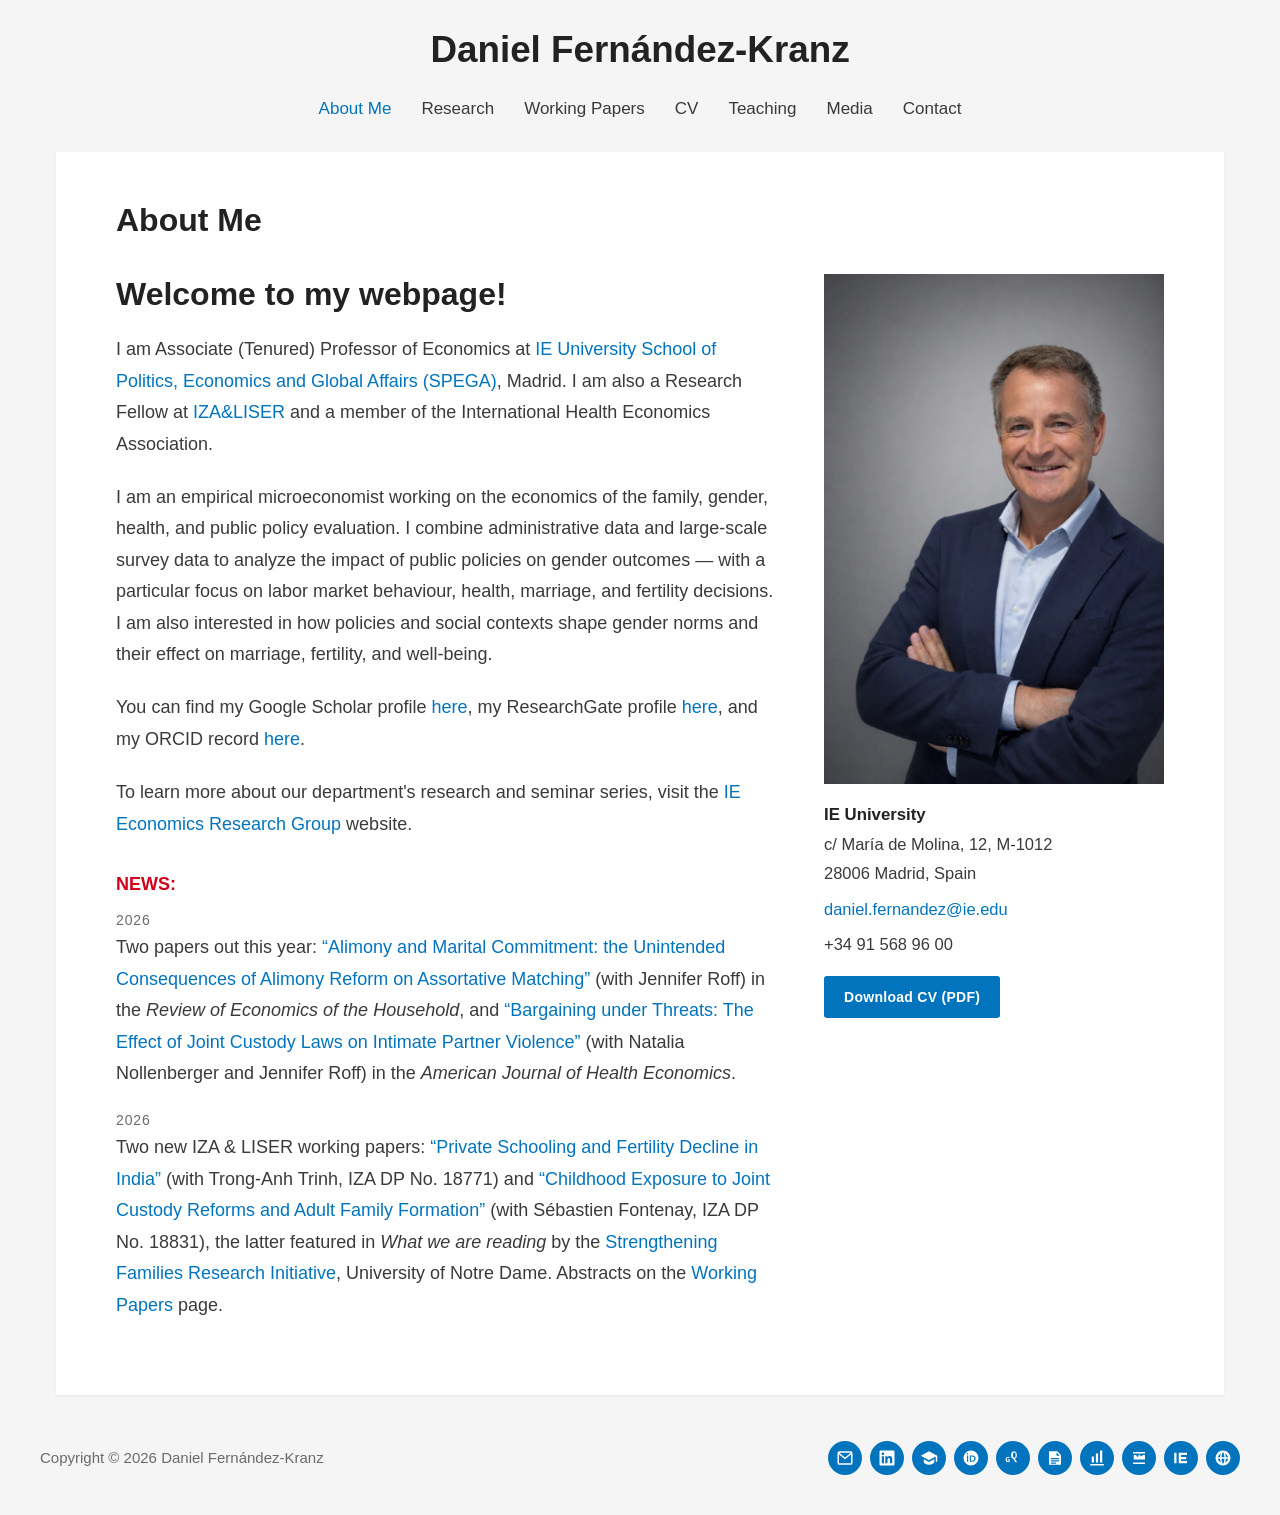
<file: docs/index.html>
<!DOCTYPE html>
<html lang="en">
<head>
<meta charset="utf-8">
<meta name="viewport" content="width=device-width, initial-scale=1">
<title>Daniel Fernández-Kranz</title>
<meta name="description" content="Daniel Fernández-Kranz is Associate Professor of Economics at IE University, Madrid, and Research Fellow at IZA &amp; LISER. Empirical microeconomics: family, gender, health and public policy.">
<link rel="canonical" href="https://danielfernandezkranz.com/">
<meta property="og:type" content="website">
<meta property="og:title" content="Daniel Fernández-Kranz">
<meta property="og:description" content="Daniel Fernández-Kranz is Associate Professor of Economics at IE University, Madrid, and Research Fellow at IZA &amp; LISER. Empirical microeconomics: family, gender, health and public policy.">
<meta property="og:url" content="https://danielfernandezkranz.com/">
<meta property="og:image" content="https://danielfernandezkranz.com/img/daniel-fernandez-kranz.jpg">
<link rel="icon" href="favicon.svg" type="image/svg+xml">
<link rel="preconnect" href="https://fonts.googleapis.com">
<link rel="preconnect" href="https://fonts.gstatic.com" crossorigin>
<link href="https://fonts.googleapis.com/css2?family=Poppins:wght@500;600;700&display=swap" rel="stylesheet">
<link rel="stylesheet" href="style.css?v=fc1197e7">

</head>
<body class="">
<a class="skip" href="#content">Skip to content</a>
<header class="site-header">
  <p class="site-title"><a href="index.html">Daniel Fernández-Kranz</a></p>
  <button class="nav-toggle" aria-expanded="false" aria-controls="main-menu" aria-label="Open menu">
    <span></span><span></span><span></span>
  </button>
  <nav class="main-nav" aria-label="Main Menu">
    <ul id="main-menu">
      <li class="current"><a href="index.html">About Me</a></li><li><a href="research.html">Research</a></li><li><a href="working-papers.html">Working Papers</a></li><li><a href="cv.html">CV</a></li><li><a href="teaching.html">Teaching</a></li><li><a href="media.html">Media</a></li><li><a href="contact.html">Contact</a></li>
    </ul>
  </nav>
</header>
<div class="container">
<main id="content">

<article class="about">
  <h1 class="page-title">About Me</h1>
  <div class="about-grid">
    <div class="about-text">
      <h2>Welcome to my webpage!</h2>
      <p>I am Associate (Tenured) Professor of Economics at <a href="https://www.ie.edu/school-politics-economics-global-affairs/" target="_blank" rel="noopener">IE University School of Politics, Economics and Global Affairs (SPEGA)</a>, Madrid. I am also a Research Fellow at <a href="https://www.iza.org/person/3464/daniel-fernandez-kranz" target="_blank" rel="noopener">IZA&amp;LISER</a> and a member of the International Health Economics Association.</p>
<p>I am an empirical microeconomist working on the economics of the family, gender, health, and public policy evaluation. I combine administrative data and large-scale survey data to analyze the impact of public policies on gender outcomes — with a particular focus on labor market behaviour, health, marriage, and fertility decisions. I am also interested in how policies and social contexts shape gender norms and their effect on marriage, fertility, and well-being.</p>
<p>You can find my Google Scholar profile <a href="https://scholar.google.co.uk/citations?user=xUuqxsMAAAAJ&amp;hl=en" target="_blank" rel="noopener">here</a>, my ResearchGate profile <a href="https://www.researchgate.net/profile/Daniel-Fernandez-Kranz" target="_blank" rel="noopener">here</a>, and my ORCID record <a href="https://orcid.org/0000-0003-3886-7155" target="_blank" rel="noopener">here</a>.</p>
<p>To learn more about our department's research and seminar series, visit the <a href="https://ieerg.github.io/" target="_blank" rel="noopener">IE Economics Research Group</a> website.</p>
      <p class="news-label">NEWS:</p>
      <ul class="news">
        <li><span class="news-date">2026</span> Two papers out this year: <a href="https://link.springer.com/article/10.1007/s11150-025-09821-1" target="_blank" rel="noopener">“Alimony and Marital Commitment: the Unintended Consequences of Alimony Reform on Assortative Matching”</a> (with Jennifer Roff) in the <em>Review of Economics of the Household</em>, and <a href="https://www.journals.uchicago.edu/doi/10.1086/731585" target="_blank" rel="noopener">“Bargaining under Threats: The Effect of Joint Custody Laws on Intimate Partner Violence”</a> (with Natalia Nollenberger and Jennifer Roff) in the <em>American Journal of Health Economics</em>.</li>
<li><span class="news-date">2026</span> Two new IZA &amp; LISER working papers: <a href="https://www.iza.org/publications/dp/18771" target="_blank" rel="noopener">“Private Schooling and Fertility Decline in India”</a> (with Trong-Anh Trinh, IZA DP No. 18771) and <a href="https://www.iza.org/publications/dp/18831" target="_blank" rel="noopener">“Childhood Exposure to Joint Custody Reforms and Adult Family Formation”</a> (with Sébastien Fontenay, IZA DP No. 18831), the latter featured in <em>What we are reading</em> by the <a href="https://strengtheningfamilies.nd.edu/" target="_blank" rel="noopener">Strengthening Families Research Initiative</a>, University of Notre Dame. Abstracts on the <a href="working-papers.html">Working Papers</a> page.</li>
      </ul>
    </div>
    <div class="about-photo">
      <img src="img/daniel-fernandez-kranz.jpg" alt="Portrait of Daniel Fernández-Kranz" width="900" height="1350">
      <div class="contact-card">
        <h6>IE University</h6>
        <p>c/ María de Molina, 12, M-1012<br>28006 Madrid, Spain</p>
        <p><a href="mailto:daniel.fernandez@ie.edu">daniel.fernandez@ie.edu</a></p>
        <p>+34 91 568 96 00</p>
        <p><a class="button" href="files/CV_Daniel_Fernandez-Kranz.pdf" target="_blank" rel="noopener">Download CV (PDF)</a></p>
      </div>
    </div>
  </div>
</article>

</main>
</div>
<footer class="site-footer">
  <div class="footer-inner">
    <div class="copyright">Copyright © 2026 <span>Daniel Fernández-Kranz</span></div>
    <ul class="social footer-social">
<li><a href="mailto:daniel.fernandez@ie.edu" aria-label="Email" title="Email"><span class="icon"><svg viewBox="0 0 24 24"><path d="M2 5.5A2.5 2.5 0 0 1 4.5 3h15A2.5 2.5 0 0 1 22 5.5v13a2.5 2.5 0 0 1-2.5 2.5h-15A2.5 2.5 0 0 1 2 18.5v-13zm2.3-.5 7.7 6.2L19.7 5H4.3zM20 7.4l-8 6.4-8-6.4v11.1c0 .3.2.5.5.5h15c.3 0 .5-.2.5-.5V7.4z"/></svg></span><span class="label">Email</span></a></li>
<li><a href="https://www.linkedin.com/in/daniel-fernandez-kranz" target="_blank" rel="noopener" aria-label="LinkedIn" title="LinkedIn"><span class="icon"><svg viewBox="0 0 24 24"><path d="M20.4 2H3.6A1.6 1.6 0 0 0 2 3.6v16.8A1.6 1.6 0 0 0 3.6 22h16.8a1.6 1.6 0 0 0 1.6-1.6V3.6A1.6 1.6 0 0 0 20.4 2zM8 19H5V9.5h3V19zM6.5 8.2a1.7 1.7 0 1 1 0-3.5 1.7 1.7 0 0 1 0 3.5zM19 19h-3v-4.6c0-1.1 0-2.5-1.5-2.5s-1.8 1.2-1.8 2.4V19h-3V9.5h2.9v1.3h.1a3.2 3.2 0 0 1 2.8-1.5c3 0 3.5 2 3.5 4.5V19z"/></svg></span><span class="label">LinkedIn</span></a></li>
<li><a href="https://scholar.google.co.uk/citations?user=xUuqxsMAAAAJ&amp;hl=en" target="_blank" rel="noopener" aria-label="Google Scholar" title="Google Scholar"><span class="icon"><svg viewBox="0 0 24 24"><path d="M12 3 1 9l11 6 9-4.9V17h2V9L12 3zm-7 10.6V17c0 2.2 3.1 4 7 4s7-1.8 7-4v-3.4l-7 3.8-7-3.8z"/></svg></span><span class="label">Google Scholar</span></a></li>
<li><a href="https://orcid.org/0000-0003-3886-7155" target="_blank" rel="noopener" aria-label="ORCID" title="ORCID"><span class="icon"><svg viewBox="0 0 24 24"><path d="M12 2a10 10 0 1 0 0 20 10 10 0 0 0 0-20zM8.2 17H6.7V8.6h1.5V17zm-.8-9.6a1 1 0 1 1 0-2 1 1 0 0 1 0 2zm3 1.2h3.3c3.1 0 4.5 2.2 4.5 4.2 0 2.2-1.7 4.2-4.5 4.2h-3.3V8.6zm1.5 1.4v5.6h1.7c2 0 2.9-1.4 2.9-2.8 0-1.4-.9-2.8-2.9-2.8h-1.7z"/></svg></span><span class="label">ORCID</span></a></li>
<li><a href="https://www.researchgate.net/profile/Daniel-Fernandez-Kranz" target="_blank" rel="noopener" aria-label="ResearchGate" title="ResearchGate"><span class="icon"><svg viewBox="0 0 24 24"><path d="M13.9 3c-1.6 0-2.7.4-3.4 1.2-.7.8-1 2-1 3.5v.9c0 1.5.3 2.6 1 3.4.5.6 1.2 1 2 1.2l2.7 4.6h2.2l-2.9-4.8c1.6-.5 2.5-1.8 2.5-3.9V7.7c0-1.5-.3-2.7-1-3.5-.7-.8-1.7-1.2-2.1-1.2zm-.1 1.7c.5 0 .9.2 1.2.6.3.4.4 1.1.4 2.2v1.4c0 1-.1 1.7-.4 2.1-.3.4-.7.6-1.3.6-.6 0-1-.2-1.3-.6-.3-.4-.4-1.1-.4-2.1V7.5c0-1.1.1-1.8.4-2.2.3-.4.8-.6 1.4-.6zM5.5 10.5c-1 0-1.8.3-2.4.8-.6.6-.9 1.3-.9 2.3v.8c0 1 .3 1.8.9 2.3.6.6 1.4.8 2.4.8.8 0 1.5-.2 2.1-.6v-3.4H5v1.3h1.1v1.4c-.2.1-.4.1-.6.1-.5 0-.9-.2-1.2-.5-.3-.3-.4-.8-.4-1.5v-.8c0-.7.1-1.2.4-1.5.3-.3.6-.5 1.2-.5.5 0 1 .2 1.4.6l.9-1c-.6-.6-1.4-.9-2.3-.9z"/></svg></span><span class="label">ResearchGate</span></a></li>
<li><a href="https://papers.ssrn.com/sol3/cf_dev/AbsByAuth.cfm?per_id=355074" target="_blank" rel="noopener" aria-label="SSRN" title="SSRN"><span class="icon"><svg viewBox="0 0 24 24"><path d="M4 3h11l5 5v13H4V3zm10 1.5V9h4.5L14 4.5zM6.5 12v1.5h11V12h-11zm0 3v1.5h11V15h-11zm0 3v1.5h7V18h-7z"/></svg></span><span class="label">SSRN</span></a></li>
<li><a href="https://www.iza.org/person/3464/daniel-fernandez-kranz" target="_blank" rel="noopener" aria-label="IZA" title="IZA"><span class="icon"><svg viewBox="0 0 24 24"><path d="M3 20h18v2H3v-2zM5 10h3v8H5v-8zm5.5-4h3v12h-3V6zM16 2h3v16h-3V2z"/></svg></span><span class="label">IZA</span></a></li>
<li><a href="https://ideas.repec.org/f/pfe501.html" target="_blank" rel="noopener" aria-label="RePEc / IDEAS" title="RePEc / IDEAS"><span class="icon"><svg viewBox="0 0 24 24"><path d="M4 4h16v2H4V4zm0 14h16v2H4v-2zm1-10h3l2 3 2.5-4 2 3 3-2h2.5v6H5V8z"/></svg></span><span class="label">RePEc / IDEAS</span></a></li>
<li><a href="https://www.ie.edu/school-politics-economics-global-affairs/" target="_blank" rel="noopener" aria-label="IE School of Politics, Economics &amp; Global Affairs" title="IE School of Politics, Economics &amp; Global Affairs"><span class="icon"><svg viewBox="0 0 24 24"><path d="M3 5h3v14H3V5zm6 0h11v3h-8v2.5h7v3h-7V16h8v3H9V5z"/></svg></span><span class="label">IE School of Politics, Economics &amp; Global Affairs</span></a></li>
<li><a href="https://ieerg.github.io/" target="_blank" rel="noopener" aria-label="IE Economics Research Group" title="IE Economics Research Group"><span class="icon"><svg viewBox="0 0 24 24"><path d="M12 2a10 10 0 1 0 0 20 10 10 0 0 0 0-20zm6.9 9h-3a15 15 0 0 0-1.3-5.4A8 8 0 0 1 18.9 11zM12 4c.9 1.2 1.7 3.6 1.9 7h-3.8c.2-3.4 1-5.8 1.9-7zm-2.6 1.6A15 15 0 0 0 8.1 11h-3a8 8 0 0 1 4.3-5.4zM5.1 13h3c.1 2 .6 3.9 1.3 5.4A8 8 0 0 1 5.1 13zm6.9 7c-.9-1.2-1.7-3.6-1.9-7h3.8c-.2 3.4-1 5.8-1.9 7zm2.6-1.6c.7-1.5 1.2-3.4 1.3-5.4h3a8 8 0 0 1-4.3 5.4z"/></svg></span><span class="label">IE Economics Research Group</span></a></li>
</ul>
  </div>
</footer>
<script>
(function(){
  var b=document.querySelector('.nav-toggle'),n=document.querySelector('.main-nav');
  if(b&&n){b.addEventListener('click',function(){var o=n.classList.toggle('open');b.setAttribute('aria-expanded',o?'true':'false');});}
})();
</script>
</body>
</html>
</file>
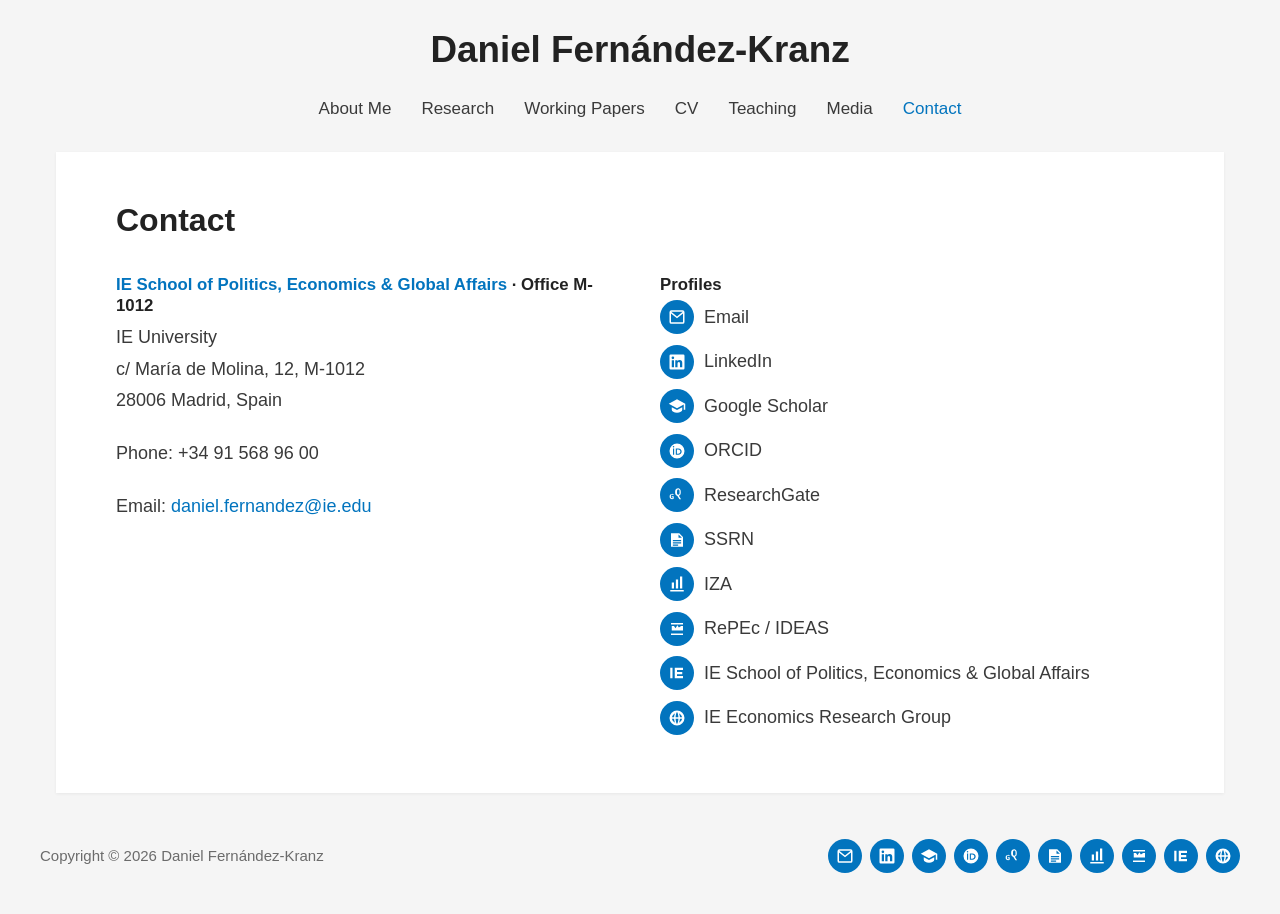
<file: docs/contact.html>
<!DOCTYPE html>
<html lang="en">
<head>
<meta charset="utf-8">
<meta name="viewport" content="width=device-width, initial-scale=1">
<title>Contact – Daniel Fernández-Kranz</title>
<meta name="description" content="Contact details for Daniel Fernández-Kranz, IE University, Madrid.">
<link rel="canonical" href="https://danielfernandezkranz.com/contact.html">
<meta property="og:type" content="website">
<meta property="og:title" content="Contact – Daniel Fernández-Kranz">
<meta property="og:description" content="Contact details for Daniel Fernández-Kranz, IE University, Madrid.">
<meta property="og:url" content="https://danielfernandezkranz.com/contact.html">
<meta property="og:image" content="https://danielfernandezkranz.com/img/daniel-fernandez-kranz.jpg">
<link rel="icon" href="favicon.svg" type="image/svg+xml">
<link rel="preconnect" href="https://fonts.googleapis.com">
<link rel="preconnect" href="https://fonts.gstatic.com" crossorigin>
<link href="https://fonts.googleapis.com/css2?family=Poppins:wght@500;600;700&display=swap" rel="stylesheet">
<link rel="stylesheet" href="style.css?v=fc1197e7">

</head>
<body class="">
<a class="skip" href="#content">Skip to content</a>
<header class="site-header">
  <p class="site-title"><a href="index.html">Daniel Fernández-Kranz</a></p>
  <button class="nav-toggle" aria-expanded="false" aria-controls="main-menu" aria-label="Open menu">
    <span></span><span></span><span></span>
  </button>
  <nav class="main-nav" aria-label="Main Menu">
    <ul id="main-menu">
      <li><a href="index.html">About Me</a></li><li><a href="research.html">Research</a></li><li><a href="working-papers.html">Working Papers</a></li><li><a href="cv.html">CV</a></li><li><a href="teaching.html">Teaching</a></li><li><a href="media.html">Media</a></li><li class="current"><a href="contact.html">Contact</a></li>
    </ul>
  </nav>
</header>
<div class="container">
<main id="content">

<article>
  <h1 class="page-title">Contact</h1>
  <div class="contact-grid">
    <div>
      <h6><a href="https://www.ie.edu/school-politics-economics-global-affairs/" target="_blank" rel="noopener">IE School of Politics, Economics &amp; Global Affairs</a> · Office M-1012</h6>
      <p>IE University<br>c/ María de Molina, 12, M-1012<br>28006 Madrid, Spain</p>
      <p>Phone: +34 91 568 96 00</p>
      <p>Email: <a href="mailto:daniel.fernandez@ie.edu">daniel.fernandez@ie.edu</a></p>
    </div>
    <div>
      <h6>Profiles</h6>
      <ul class="social contact-social">
<li><a href="mailto:daniel.fernandez@ie.edu" aria-label="Email" title="Email"><span class="icon"><svg viewBox="0 0 24 24"><path d="M2 5.5A2.5 2.5 0 0 1 4.5 3h15A2.5 2.5 0 0 1 22 5.5v13a2.5 2.5 0 0 1-2.5 2.5h-15A2.5 2.5 0 0 1 2 18.5v-13zm2.3-.5 7.7 6.2L19.7 5H4.3zM20 7.4l-8 6.4-8-6.4v11.1c0 .3.2.5.5.5h15c.3 0 .5-.2.5-.5V7.4z"/></svg></span><span class="label">Email</span></a></li>
<li><a href="https://www.linkedin.com/in/daniel-fernandez-kranz" target="_blank" rel="noopener" aria-label="LinkedIn" title="LinkedIn"><span class="icon"><svg viewBox="0 0 24 24"><path d="M20.4 2H3.6A1.6 1.6 0 0 0 2 3.6v16.8A1.6 1.6 0 0 0 3.6 22h16.8a1.6 1.6 0 0 0 1.6-1.6V3.6A1.6 1.6 0 0 0 20.4 2zM8 19H5V9.5h3V19zM6.5 8.2a1.7 1.7 0 1 1 0-3.5 1.7 1.7 0 0 1 0 3.5zM19 19h-3v-4.6c0-1.1 0-2.5-1.5-2.5s-1.8 1.2-1.8 2.4V19h-3V9.5h2.9v1.3h.1a3.2 3.2 0 0 1 2.8-1.5c3 0 3.5 2 3.5 4.5V19z"/></svg></span><span class="label">LinkedIn</span></a></li>
<li><a href="https://scholar.google.co.uk/citations?user=xUuqxsMAAAAJ&amp;hl=en" target="_blank" rel="noopener" aria-label="Google Scholar" title="Google Scholar"><span class="icon"><svg viewBox="0 0 24 24"><path d="M12 3 1 9l11 6 9-4.9V17h2V9L12 3zm-7 10.6V17c0 2.2 3.1 4 7 4s7-1.8 7-4v-3.4l-7 3.8-7-3.8z"/></svg></span><span class="label">Google Scholar</span></a></li>
<li><a href="https://orcid.org/0000-0003-3886-7155" target="_blank" rel="noopener" aria-label="ORCID" title="ORCID"><span class="icon"><svg viewBox="0 0 24 24"><path d="M12 2a10 10 0 1 0 0 20 10 10 0 0 0 0-20zM8.2 17H6.7V8.6h1.5V17zm-.8-9.6a1 1 0 1 1 0-2 1 1 0 0 1 0 2zm3 1.2h3.3c3.1 0 4.5 2.2 4.5 4.2 0 2.2-1.7 4.2-4.5 4.2h-3.3V8.6zm1.5 1.4v5.6h1.7c2 0 2.9-1.4 2.9-2.8 0-1.4-.9-2.8-2.9-2.8h-1.7z"/></svg></span><span class="label">ORCID</span></a></li>
<li><a href="https://www.researchgate.net/profile/Daniel-Fernandez-Kranz" target="_blank" rel="noopener" aria-label="ResearchGate" title="ResearchGate"><span class="icon"><svg viewBox="0 0 24 24"><path d="M13.9 3c-1.6 0-2.7.4-3.4 1.2-.7.8-1 2-1 3.5v.9c0 1.5.3 2.6 1 3.4.5.6 1.2 1 2 1.2l2.7 4.6h2.2l-2.9-4.8c1.6-.5 2.5-1.8 2.5-3.9V7.7c0-1.5-.3-2.7-1-3.5-.7-.8-1.7-1.2-2.1-1.2zm-.1 1.7c.5 0 .9.2 1.2.6.3.4.4 1.1.4 2.2v1.4c0 1-.1 1.7-.4 2.1-.3.4-.7.6-1.3.6-.6 0-1-.2-1.3-.6-.3-.4-.4-1.1-.4-2.1V7.5c0-1.1.1-1.8.4-2.2.3-.4.8-.6 1.4-.6zM5.5 10.5c-1 0-1.8.3-2.4.8-.6.6-.9 1.3-.9 2.3v.8c0 1 .3 1.8.9 2.3.6.6 1.4.8 2.4.8.8 0 1.5-.2 2.1-.6v-3.4H5v1.3h1.1v1.4c-.2.1-.4.1-.6.1-.5 0-.9-.2-1.2-.5-.3-.3-.4-.8-.4-1.5v-.8c0-.7.1-1.2.4-1.5.3-.3.6-.5 1.2-.5.5 0 1 .2 1.4.6l.9-1c-.6-.6-1.4-.9-2.3-.9z"/></svg></span><span class="label">ResearchGate</span></a></li>
<li><a href="https://papers.ssrn.com/sol3/cf_dev/AbsByAuth.cfm?per_id=355074" target="_blank" rel="noopener" aria-label="SSRN" title="SSRN"><span class="icon"><svg viewBox="0 0 24 24"><path d="M4 3h11l5 5v13H4V3zm10 1.5V9h4.5L14 4.5zM6.5 12v1.5h11V12h-11zm0 3v1.5h11V15h-11zm0 3v1.5h7V18h-7z"/></svg></span><span class="label">SSRN</span></a></li>
<li><a href="https://www.iza.org/person/3464/daniel-fernandez-kranz" target="_blank" rel="noopener" aria-label="IZA" title="IZA"><span class="icon"><svg viewBox="0 0 24 24"><path d="M3 20h18v2H3v-2zM5 10h3v8H5v-8zm5.5-4h3v12h-3V6zM16 2h3v16h-3V2z"/></svg></span><span class="label">IZA</span></a></li>
<li><a href="https://ideas.repec.org/f/pfe501.html" target="_blank" rel="noopener" aria-label="RePEc / IDEAS" title="RePEc / IDEAS"><span class="icon"><svg viewBox="0 0 24 24"><path d="M4 4h16v2H4V4zm0 14h16v2H4v-2zm1-10h3l2 3 2.5-4 2 3 3-2h2.5v6H5V8z"/></svg></span><span class="label">RePEc / IDEAS</span></a></li>
<li><a href="https://www.ie.edu/school-politics-economics-global-affairs/" target="_blank" rel="noopener" aria-label="IE School of Politics, Economics &amp; Global Affairs" title="IE School of Politics, Economics &amp; Global Affairs"><span class="icon"><svg viewBox="0 0 24 24"><path d="M3 5h3v14H3V5zm6 0h11v3h-8v2.5h7v3h-7V16h8v3H9V5z"/></svg></span><span class="label">IE School of Politics, Economics &amp; Global Affairs</span></a></li>
<li><a href="https://ieerg.github.io/" target="_blank" rel="noopener" aria-label="IE Economics Research Group" title="IE Economics Research Group"><span class="icon"><svg viewBox="0 0 24 24"><path d="M12 2a10 10 0 1 0 0 20 10 10 0 0 0 0-20zm6.9 9h-3a15 15 0 0 0-1.3-5.4A8 8 0 0 1 18.9 11zM12 4c.9 1.2 1.7 3.6 1.9 7h-3.8c.2-3.4 1-5.8 1.9-7zm-2.6 1.6A15 15 0 0 0 8.1 11h-3a8 8 0 0 1 4.3-5.4zM5.1 13h3c.1 2 .6 3.9 1.3 5.4A8 8 0 0 1 5.1 13zm6.9 7c-.9-1.2-1.7-3.6-1.9-7h3.8c-.2 3.4-1 5.8-1.9 7zm2.6-1.6c.7-1.5 1.2-3.4 1.3-5.4h3a8 8 0 0 1-4.3 5.4z"/></svg></span><span class="label">IE Economics Research Group</span></a></li>
</ul>
    </div>
  </div>
</article>

</main>
</div>
<footer class="site-footer">
  <div class="footer-inner">
    <div class="copyright">Copyright © 2026 <span>Daniel Fernández-Kranz</span></div>
    <ul class="social footer-social">
<li><a href="mailto:daniel.fernandez@ie.edu" aria-label="Email" title="Email"><span class="icon"><svg viewBox="0 0 24 24"><path d="M2 5.5A2.5 2.5 0 0 1 4.5 3h15A2.5 2.5 0 0 1 22 5.5v13a2.5 2.5 0 0 1-2.5 2.5h-15A2.5 2.5 0 0 1 2 18.5v-13zm2.3-.5 7.7 6.2L19.7 5H4.3zM20 7.4l-8 6.4-8-6.4v11.1c0 .3.2.5.5.5h15c.3 0 .5-.2.5-.5V7.4z"/></svg></span><span class="label">Email</span></a></li>
<li><a href="https://www.linkedin.com/in/daniel-fernandez-kranz" target="_blank" rel="noopener" aria-label="LinkedIn" title="LinkedIn"><span class="icon"><svg viewBox="0 0 24 24"><path d="M20.4 2H3.6A1.6 1.6 0 0 0 2 3.6v16.8A1.6 1.6 0 0 0 3.6 22h16.8a1.6 1.6 0 0 0 1.6-1.6V3.6A1.6 1.6 0 0 0 20.4 2zM8 19H5V9.5h3V19zM6.5 8.2a1.7 1.7 0 1 1 0-3.5 1.7 1.7 0 0 1 0 3.5zM19 19h-3v-4.6c0-1.1 0-2.5-1.5-2.5s-1.8 1.2-1.8 2.4V19h-3V9.5h2.9v1.3h.1a3.2 3.2 0 0 1 2.8-1.5c3 0 3.5 2 3.5 4.5V19z"/></svg></span><span class="label">LinkedIn</span></a></li>
<li><a href="https://scholar.google.co.uk/citations?user=xUuqxsMAAAAJ&amp;hl=en" target="_blank" rel="noopener" aria-label="Google Scholar" title="Google Scholar"><span class="icon"><svg viewBox="0 0 24 24"><path d="M12 3 1 9l11 6 9-4.9V17h2V9L12 3zm-7 10.6V17c0 2.2 3.1 4 7 4s7-1.8 7-4v-3.4l-7 3.8-7-3.8z"/></svg></span><span class="label">Google Scholar</span></a></li>
<li><a href="https://orcid.org/0000-0003-3886-7155" target="_blank" rel="noopener" aria-label="ORCID" title="ORCID"><span class="icon"><svg viewBox="0 0 24 24"><path d="M12 2a10 10 0 1 0 0 20 10 10 0 0 0 0-20zM8.2 17H6.7V8.6h1.5V17zm-.8-9.6a1 1 0 1 1 0-2 1 1 0 0 1 0 2zm3 1.2h3.3c3.1 0 4.5 2.2 4.5 4.2 0 2.2-1.7 4.2-4.5 4.2h-3.3V8.6zm1.5 1.4v5.6h1.7c2 0 2.9-1.4 2.9-2.8 0-1.4-.9-2.8-2.9-2.8h-1.7z"/></svg></span><span class="label">ORCID</span></a></li>
<li><a href="https://www.researchgate.net/profile/Daniel-Fernandez-Kranz" target="_blank" rel="noopener" aria-label="ResearchGate" title="ResearchGate"><span class="icon"><svg viewBox="0 0 24 24"><path d="M13.9 3c-1.6 0-2.7.4-3.4 1.2-.7.8-1 2-1 3.5v.9c0 1.5.3 2.6 1 3.4.5.6 1.2 1 2 1.2l2.7 4.6h2.2l-2.9-4.8c1.6-.5 2.5-1.8 2.5-3.9V7.7c0-1.5-.3-2.7-1-3.5-.7-.8-1.7-1.2-2.1-1.2zm-.1 1.7c.5 0 .9.2 1.2.6.3.4.4 1.1.4 2.2v1.4c0 1-.1 1.7-.4 2.1-.3.4-.7.6-1.3.6-.6 0-1-.2-1.3-.6-.3-.4-.4-1.1-.4-2.1V7.5c0-1.1.1-1.8.4-2.2.3-.4.8-.6 1.4-.6zM5.5 10.5c-1 0-1.8.3-2.4.8-.6.6-.9 1.3-.9 2.3v.8c0 1 .3 1.8.9 2.3.6.6 1.4.8 2.4.8.8 0 1.5-.2 2.1-.6v-3.4H5v1.3h1.1v1.4c-.2.1-.4.1-.6.1-.5 0-.9-.2-1.2-.5-.3-.3-.4-.8-.4-1.5v-.8c0-.7.1-1.2.4-1.5.3-.3.6-.5 1.2-.5.5 0 1 .2 1.4.6l.9-1c-.6-.6-1.4-.9-2.3-.9z"/></svg></span><span class="label">ResearchGate</span></a></li>
<li><a href="https://papers.ssrn.com/sol3/cf_dev/AbsByAuth.cfm?per_id=355074" target="_blank" rel="noopener" aria-label="SSRN" title="SSRN"><span class="icon"><svg viewBox="0 0 24 24"><path d="M4 3h11l5 5v13H4V3zm10 1.5V9h4.5L14 4.5zM6.5 12v1.5h11V12h-11zm0 3v1.5h11V15h-11zm0 3v1.5h7V18h-7z"/></svg></span><span class="label">SSRN</span></a></li>
<li><a href="https://www.iza.org/person/3464/daniel-fernandez-kranz" target="_blank" rel="noopener" aria-label="IZA" title="IZA"><span class="icon"><svg viewBox="0 0 24 24"><path d="M3 20h18v2H3v-2zM5 10h3v8H5v-8zm5.5-4h3v12h-3V6zM16 2h3v16h-3V2z"/></svg></span><span class="label">IZA</span></a></li>
<li><a href="https://ideas.repec.org/f/pfe501.html" target="_blank" rel="noopener" aria-label="RePEc / IDEAS" title="RePEc / IDEAS"><span class="icon"><svg viewBox="0 0 24 24"><path d="M4 4h16v2H4V4zm0 14h16v2H4v-2zm1-10h3l2 3 2.5-4 2 3 3-2h2.5v6H5V8z"/></svg></span><span class="label">RePEc / IDEAS</span></a></li>
<li><a href="https://www.ie.edu/school-politics-economics-global-affairs/" target="_blank" rel="noopener" aria-label="IE School of Politics, Economics &amp; Global Affairs" title="IE School of Politics, Economics &amp; Global Affairs"><span class="icon"><svg viewBox="0 0 24 24"><path d="M3 5h3v14H3V5zm6 0h11v3h-8v2.5h7v3h-7V16h8v3H9V5z"/></svg></span><span class="label">IE School of Politics, Economics &amp; Global Affairs</span></a></li>
<li><a href="https://ieerg.github.io/" target="_blank" rel="noopener" aria-label="IE Economics Research Group" title="IE Economics Research Group"><span class="icon"><svg viewBox="0 0 24 24"><path d="M12 2a10 10 0 1 0 0 20 10 10 0 0 0 0-20zm6.9 9h-3a15 15 0 0 0-1.3-5.4A8 8 0 0 1 18.9 11zM12 4c.9 1.2 1.7 3.6 1.9 7h-3.8c.2-3.4 1-5.8 1.9-7zm-2.6 1.6A15 15 0 0 0 8.1 11h-3a8 8 0 0 1 4.3-5.4zM5.1 13h3c.1 2 .6 3.9 1.3 5.4A8 8 0 0 1 5.1 13zm6.9 7c-.9-1.2-1.7-3.6-1.9-7h3.8c-.2 3.4-1 5.8-1.9 7zm2.6-1.6c.7-1.5 1.2-3.4 1.3-5.4h3a8 8 0 0 1-4.3 5.4z"/></svg></span><span class="label">IE Economics Research Group</span></a></li>
</ul>
  </div>
</footer>
<script>
(function(){
  var b=document.querySelector('.nav-toggle'),n=document.querySelector('.main-nav');
  if(b&&n){b.addEventListener('click',function(){var o=n.classList.toggle('open');b.setAttribute('aria-expanded',o?'true':'false');});}
})();
</script>
</body>
</html>
</file>
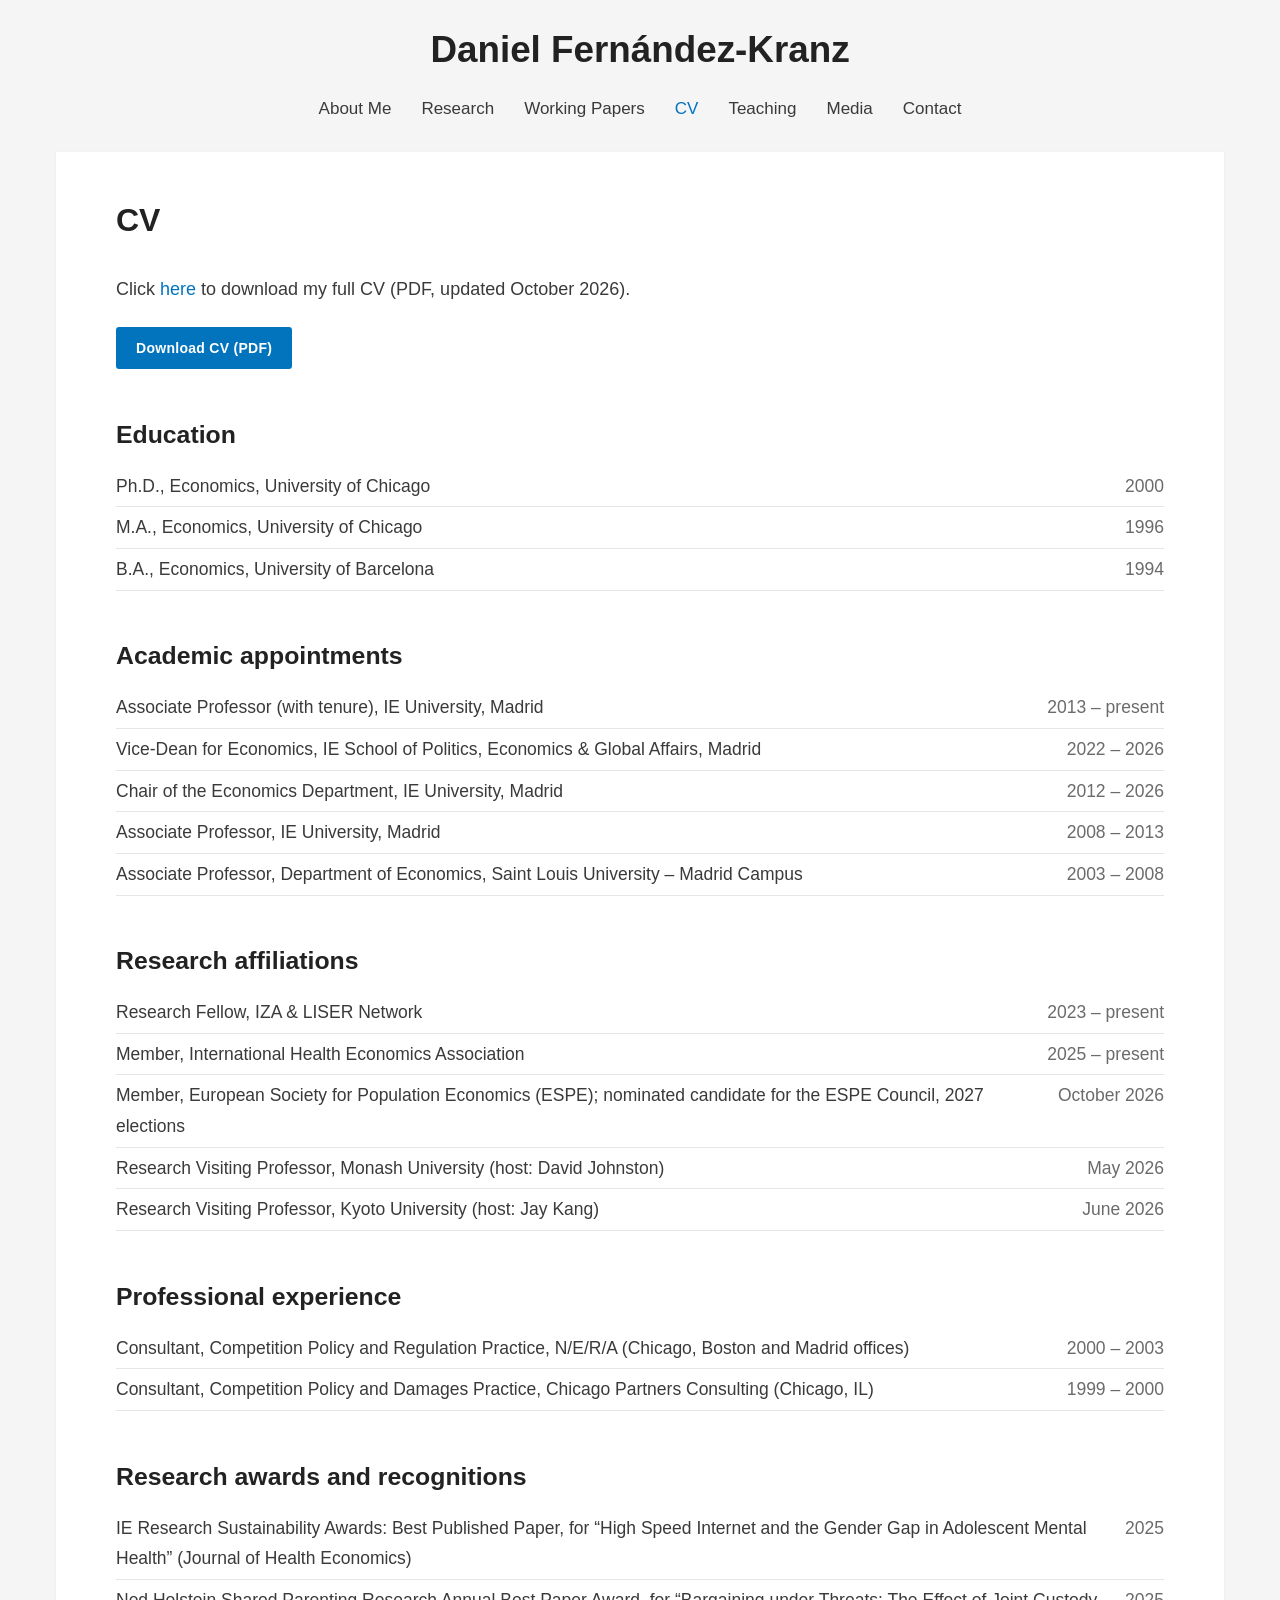
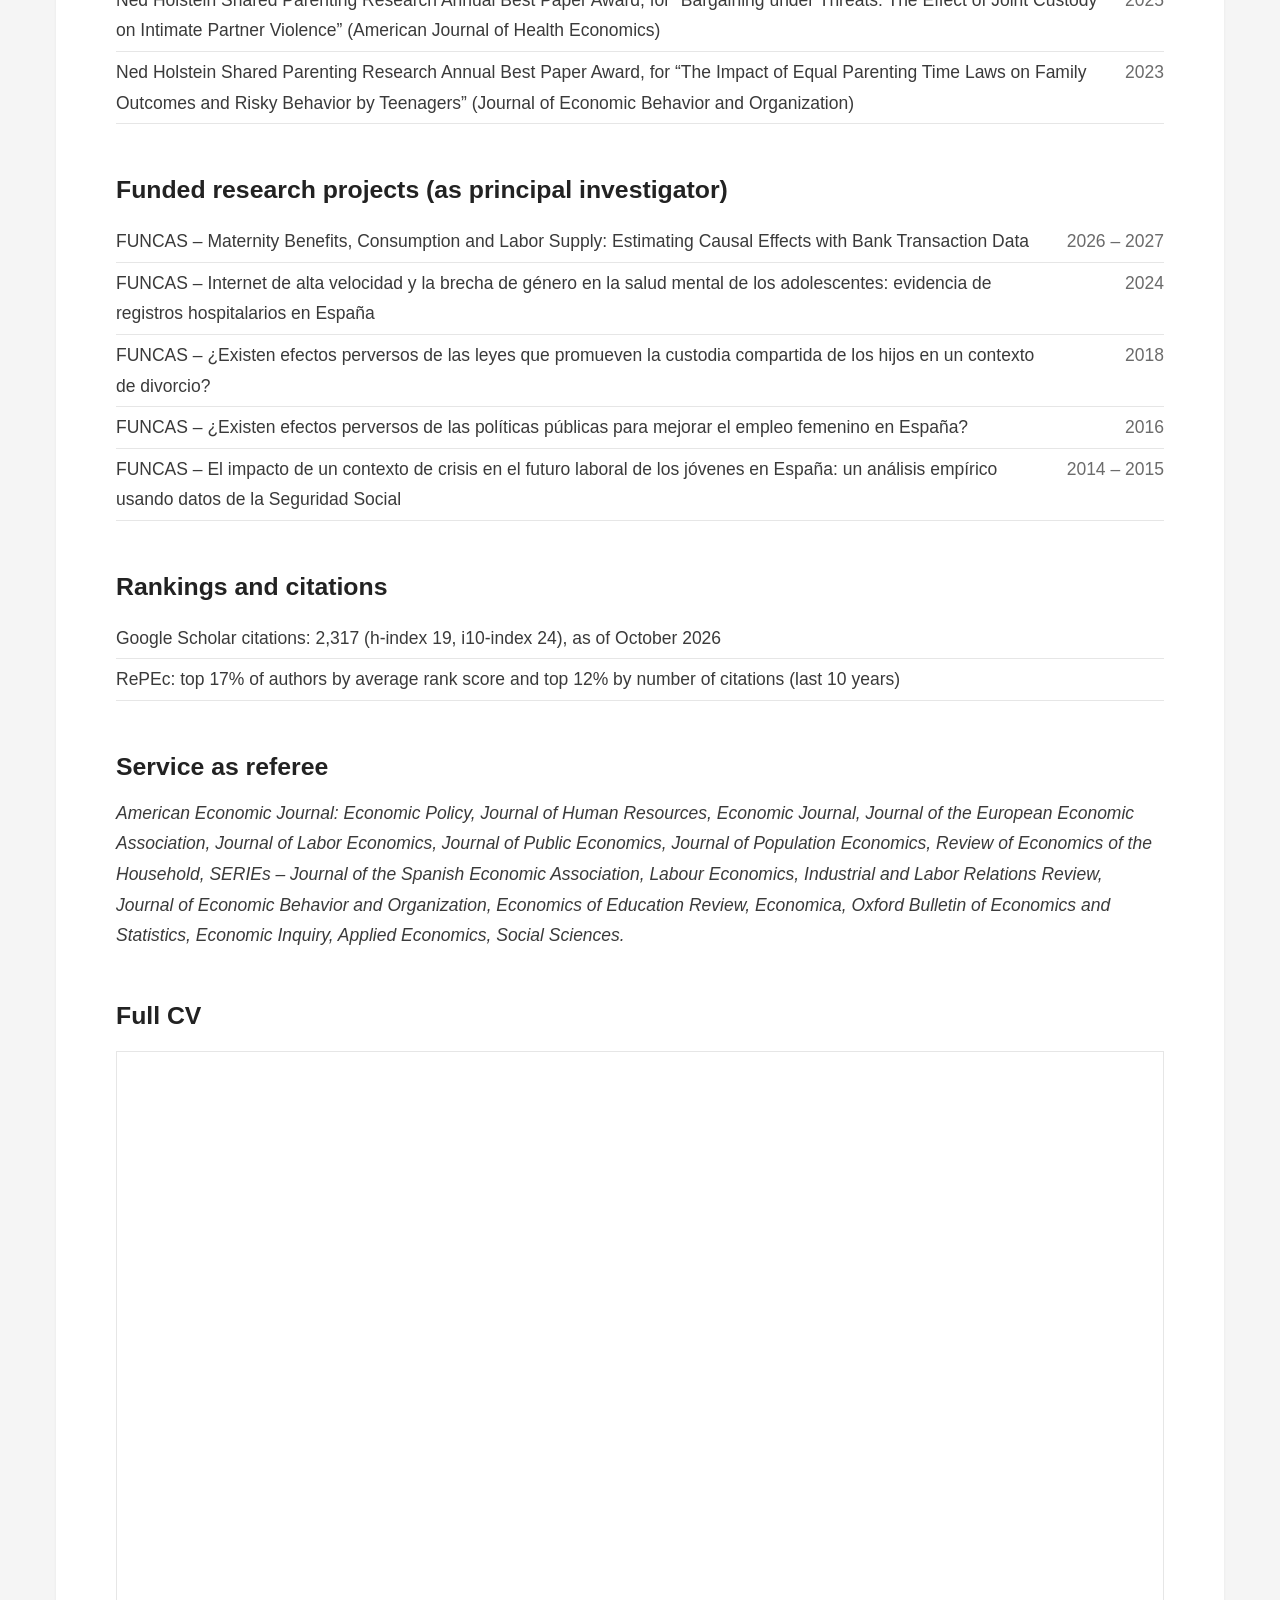
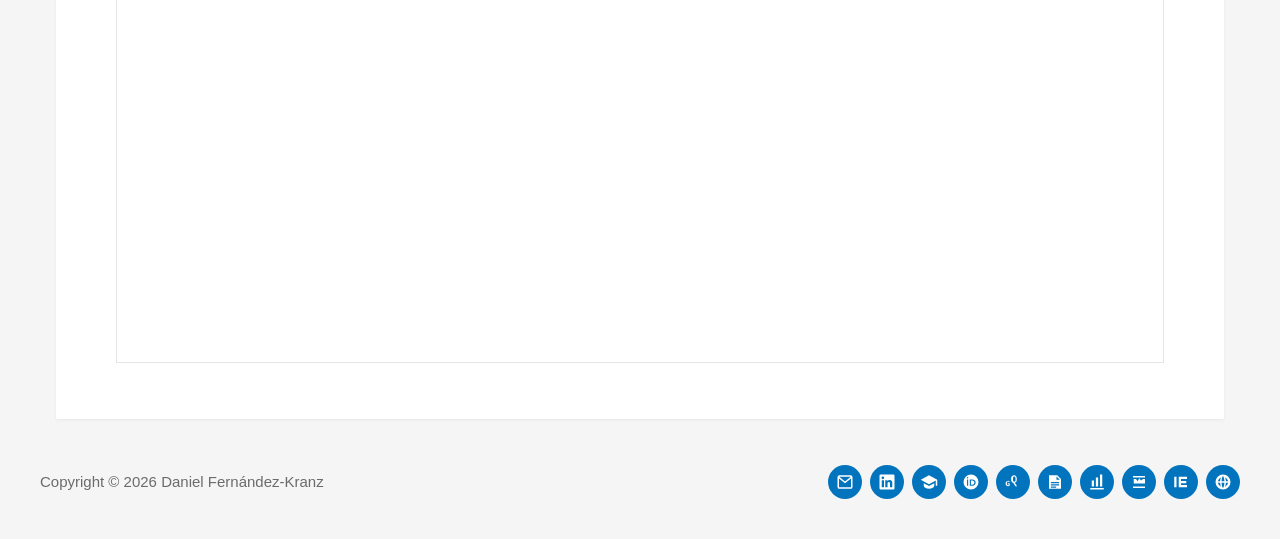
<file: docs/cv.html>
<!DOCTYPE html>
<html lang="en">
<head>
<meta charset="utf-8">
<meta name="viewport" content="width=device-width, initial-scale=1">
<title>CV – Daniel Fernández-Kranz</title>
<meta name="description" content="Curriculum vitae of Daniel Fernández-Kranz: education, appointments, affiliations, awards, funded projects and publications.">
<link rel="canonical" href="https://danielfernandezkranz.com/cv.html">
<meta property="og:type" content="website">
<meta property="og:title" content="CV – Daniel Fernández-Kranz">
<meta property="og:description" content="Curriculum vitae of Daniel Fernández-Kranz: education, appointments, affiliations, awards, funded projects and publications.">
<meta property="og:url" content="https://danielfernandezkranz.com/cv.html">
<meta property="og:image" content="https://danielfernandezkranz.com/img/daniel-fernandez-kranz.jpg">
<link rel="icon" href="favicon.svg" type="image/svg+xml">
<link rel="preconnect" href="https://fonts.googleapis.com">
<link rel="preconnect" href="https://fonts.gstatic.com" crossorigin>
<link href="https://fonts.googleapis.com/css2?family=Poppins:wght@500;600;700&display=swap" rel="stylesheet">
<link rel="stylesheet" href="style.css?v=fc1197e7">

</head>
<body class="">
<a class="skip" href="#content">Skip to content</a>
<header class="site-header">
  <p class="site-title"><a href="index.html">Daniel Fernández-Kranz</a></p>
  <button class="nav-toggle" aria-expanded="false" aria-controls="main-menu" aria-label="Open menu">
    <span></span><span></span><span></span>
  </button>
  <nav class="main-nav" aria-label="Main Menu">
    <ul id="main-menu">
      <li><a href="index.html">About Me</a></li><li><a href="research.html">Research</a></li><li><a href="working-papers.html">Working Papers</a></li><li class="current"><a href="cv.html">CV</a></li><li><a href="teaching.html">Teaching</a></li><li><a href="media.html">Media</a></li><li><a href="contact.html">Contact</a></li>
    </ul>
  </nav>
</header>
<div class="container">
<main id="content">

<article>
  <h1 class="page-title">CV</h1>
  <p>Click <a href="files/CV_Daniel_Fernandez-Kranz.pdf" target="_blank" rel="noopener">here</a> to download my full CV (PDF, updated October 2026).</p>
  <p><a class="button" href="files/CV_Daniel_Fernandez-Kranz.pdf" target="_blank" rel="noopener">Download CV (PDF)</a></p>
  <h2>Education</h2><table class="cv-table"><tr><td>Ph.D., Economics, University of Chicago</td><td class="cv-date">2000</td></tr><tr><td>M.A., Economics, University of Chicago</td><td class="cv-date">1996</td></tr><tr><td>B.A., Economics, University of Barcelona</td><td class="cv-date">1994</td></tr></table><h2>Academic appointments</h2><table class="cv-table"><tr><td>Associate Professor (with tenure), IE University, Madrid</td><td class="cv-date">2013 – present</td></tr><tr><td>Vice-Dean for Economics, IE School of Politics, Economics &amp; Global Affairs, Madrid</td><td class="cv-date">2022 – 2026</td></tr><tr><td>Chair of the Economics Department, IE University, Madrid</td><td class="cv-date">2012 – 2026</td></tr><tr><td>Associate Professor, IE University, Madrid</td><td class="cv-date">2008 – 2013</td></tr><tr><td>Associate Professor, Department of Economics, Saint Louis University – Madrid Campus</td><td class="cv-date">2003 – 2008</td></tr></table><h2>Research affiliations</h2><table class="cv-table"><tr><td>Research Fellow, IZA &amp; LISER Network</td><td class="cv-date">2023 – present</td></tr><tr><td>Member, International Health Economics Association</td><td class="cv-date">2025 – present</td></tr><tr><td>Member, European Society for Population Economics (ESPE); nominated candidate for the ESPE Council, 2027 elections</td><td class="cv-date">October 2026</td></tr><tr><td>Research Visiting Professor, Monash University (host: David Johnston)</td><td class="cv-date">May 2026</td></tr><tr><td>Research Visiting Professor, Kyoto University (host: Jay Kang)</td><td class="cv-date">June 2026</td></tr></table><h2>Professional experience</h2><table class="cv-table"><tr><td>Consultant, Competition Policy and Regulation Practice, N/E/R/A (Chicago, Boston and Madrid offices)</td><td class="cv-date">2000 – 2003</td></tr><tr><td>Consultant, Competition Policy and Damages Practice, Chicago Partners Consulting (Chicago, IL)</td><td class="cv-date">1999 – 2000</td></tr></table><h2>Research awards and recognitions</h2><table class="cv-table"><tr><td>IE Research Sustainability Awards: Best Published Paper, for “High Speed Internet and the Gender Gap in Adolescent Mental Health” (Journal of Health Economics)</td><td class="cv-date">2025</td></tr><tr><td>Ned Holstein Shared Parenting Research Annual Best Paper Award, for “Bargaining under Threats: The Effect of Joint Custody on Intimate Partner Violence” (American Journal of Health Economics)</td><td class="cv-date">2025</td></tr><tr><td>Ned Holstein Shared Parenting Research Annual Best Paper Award, for “The Impact of Equal Parenting Time Laws on Family Outcomes and Risky Behavior by Teenagers” (Journal of Economic Behavior and Organization)</td><td class="cv-date">2023</td></tr></table><h2>Funded research projects (as principal investigator)</h2><table class="cv-table"><tr><td>FUNCAS – Maternity Benefits, Consumption and Labor Supply: Estimating Causal Effects with Bank Transaction Data</td><td class="cv-date">2026 – 2027</td></tr><tr><td>FUNCAS – Internet de alta velocidad y la brecha de género en la salud mental de los adolescentes: evidencia de registros hospitalarios en España</td><td class="cv-date">2024</td></tr><tr><td>FUNCAS – ¿Existen efectos perversos de las leyes que promueven la custodia compartida de los hijos en un contexto de divorcio?</td><td class="cv-date">2018</td></tr><tr><td>FUNCAS – ¿Existen efectos perversos de las políticas públicas para mejorar el empleo femenino en España?</td><td class="cv-date">2016</td></tr><tr><td>FUNCAS – El impacto de un contexto de crisis en el futuro laboral de los jóvenes en España: un análisis empírico usando datos de la Seguridad Social</td><td class="cv-date">2014 – 2015</td></tr></table><h2>Rankings and citations</h2><table class="cv-table"><tr><td>Google Scholar citations: 2,317 (h-index 19, i10-index 24), as of October 2026</td><td class="cv-date"></td></tr><tr><td>RePEc: top 17% of authors by average rank score and top 12% by number of citations (last 10 years)</td><td class="cv-date"></td></tr></table><h2>Service as referee</h2><p class="cv-text">American Economic Journal: Economic Policy, Journal of Human Resources, Economic Journal, Journal of the European Economic Association, Journal of Labor Economics, Journal of Public Economics, Journal of Population Economics, Review of Economics of the Household, SERIEs – Journal of the Spanish Economic Association, Labour Economics, Industrial and Labor Relations Review, Journal of Economic Behavior and Organization, Economics of Education Review, Economica, Oxford Bulletin of Economics and Statistics, Economic Inquiry, Applied Economics, Social Sciences.</p>
  <h2>Full CV</h2>
  <div class="pdf-embed">
    <iframe src="files/CV_Daniel_Fernandez-Kranz.pdf#view=FitH" title="CV of Daniel Fernández-Kranz" loading="lazy"></iframe>
  </div>
</article>

</main>
</div>
<footer class="site-footer">
  <div class="footer-inner">
    <div class="copyright">Copyright © 2026 <span>Daniel Fernández-Kranz</span></div>
    <ul class="social footer-social">
<li><a href="mailto:daniel.fernandez@ie.edu" aria-label="Email" title="Email"><span class="icon"><svg viewBox="0 0 24 24"><path d="M2 5.5A2.5 2.5 0 0 1 4.5 3h15A2.5 2.5 0 0 1 22 5.5v13a2.5 2.5 0 0 1-2.5 2.5h-15A2.5 2.5 0 0 1 2 18.5v-13zm2.3-.5 7.7 6.2L19.7 5H4.3zM20 7.4l-8 6.4-8-6.4v11.1c0 .3.2.5.5.5h15c.3 0 .5-.2.5-.5V7.4z"/></svg></span><span class="label">Email</span></a></li>
<li><a href="https://www.linkedin.com/in/daniel-fernandez-kranz" target="_blank" rel="noopener" aria-label="LinkedIn" title="LinkedIn"><span class="icon"><svg viewBox="0 0 24 24"><path d="M20.4 2H3.6A1.6 1.6 0 0 0 2 3.6v16.8A1.6 1.6 0 0 0 3.6 22h16.8a1.6 1.6 0 0 0 1.6-1.6V3.6A1.6 1.6 0 0 0 20.4 2zM8 19H5V9.5h3V19zM6.5 8.2a1.7 1.7 0 1 1 0-3.5 1.7 1.7 0 0 1 0 3.5zM19 19h-3v-4.6c0-1.1 0-2.5-1.5-2.5s-1.8 1.2-1.8 2.4V19h-3V9.5h2.9v1.3h.1a3.2 3.2 0 0 1 2.8-1.5c3 0 3.5 2 3.5 4.5V19z"/></svg></span><span class="label">LinkedIn</span></a></li>
<li><a href="https://scholar.google.co.uk/citations?user=xUuqxsMAAAAJ&amp;hl=en" target="_blank" rel="noopener" aria-label="Google Scholar" title="Google Scholar"><span class="icon"><svg viewBox="0 0 24 24"><path d="M12 3 1 9l11 6 9-4.9V17h2V9L12 3zm-7 10.6V17c0 2.2 3.1 4 7 4s7-1.8 7-4v-3.4l-7 3.8-7-3.8z"/></svg></span><span class="label">Google Scholar</span></a></li>
<li><a href="https://orcid.org/0000-0003-3886-7155" target="_blank" rel="noopener" aria-label="ORCID" title="ORCID"><span class="icon"><svg viewBox="0 0 24 24"><path d="M12 2a10 10 0 1 0 0 20 10 10 0 0 0 0-20zM8.2 17H6.7V8.6h1.5V17zm-.8-9.6a1 1 0 1 1 0-2 1 1 0 0 1 0 2zm3 1.2h3.3c3.1 0 4.5 2.2 4.5 4.2 0 2.2-1.7 4.2-4.5 4.2h-3.3V8.6zm1.5 1.4v5.6h1.7c2 0 2.9-1.4 2.9-2.8 0-1.4-.9-2.8-2.9-2.8h-1.7z"/></svg></span><span class="label">ORCID</span></a></li>
<li><a href="https://www.researchgate.net/profile/Daniel-Fernandez-Kranz" target="_blank" rel="noopener" aria-label="ResearchGate" title="ResearchGate"><span class="icon"><svg viewBox="0 0 24 24"><path d="M13.9 3c-1.6 0-2.7.4-3.4 1.2-.7.8-1 2-1 3.5v.9c0 1.5.3 2.6 1 3.4.5.6 1.2 1 2 1.2l2.7 4.6h2.2l-2.9-4.8c1.6-.5 2.5-1.8 2.5-3.9V7.7c0-1.5-.3-2.7-1-3.5-.7-.8-1.7-1.2-2.1-1.2zm-.1 1.7c.5 0 .9.2 1.2.6.3.4.4 1.1.4 2.2v1.4c0 1-.1 1.7-.4 2.1-.3.4-.7.6-1.3.6-.6 0-1-.2-1.3-.6-.3-.4-.4-1.1-.4-2.1V7.5c0-1.1.1-1.8.4-2.2.3-.4.8-.6 1.4-.6zM5.5 10.5c-1 0-1.8.3-2.4.8-.6.6-.9 1.3-.9 2.3v.8c0 1 .3 1.8.9 2.3.6.6 1.4.8 2.4.8.8 0 1.5-.2 2.1-.6v-3.4H5v1.3h1.1v1.4c-.2.1-.4.1-.6.1-.5 0-.9-.2-1.2-.5-.3-.3-.4-.8-.4-1.5v-.8c0-.7.1-1.2.4-1.5.3-.3.6-.5 1.2-.5.5 0 1 .2 1.4.6l.9-1c-.6-.6-1.4-.9-2.3-.9z"/></svg></span><span class="label">ResearchGate</span></a></li>
<li><a href="https://papers.ssrn.com/sol3/cf_dev/AbsByAuth.cfm?per_id=355074" target="_blank" rel="noopener" aria-label="SSRN" title="SSRN"><span class="icon"><svg viewBox="0 0 24 24"><path d="M4 3h11l5 5v13H4V3zm10 1.5V9h4.5L14 4.5zM6.5 12v1.5h11V12h-11zm0 3v1.5h11V15h-11zm0 3v1.5h7V18h-7z"/></svg></span><span class="label">SSRN</span></a></li>
<li><a href="https://www.iza.org/person/3464/daniel-fernandez-kranz" target="_blank" rel="noopener" aria-label="IZA" title="IZA"><span class="icon"><svg viewBox="0 0 24 24"><path d="M3 20h18v2H3v-2zM5 10h3v8H5v-8zm5.5-4h3v12h-3V6zM16 2h3v16h-3V2z"/></svg></span><span class="label">IZA</span></a></li>
<li><a href="https://ideas.repec.org/f/pfe501.html" target="_blank" rel="noopener" aria-label="RePEc / IDEAS" title="RePEc / IDEAS"><span class="icon"><svg viewBox="0 0 24 24"><path d="M4 4h16v2H4V4zm0 14h16v2H4v-2zm1-10h3l2 3 2.5-4 2 3 3-2h2.5v6H5V8z"/></svg></span><span class="label">RePEc / IDEAS</span></a></li>
<li><a href="https://www.ie.edu/school-politics-economics-global-affairs/" target="_blank" rel="noopener" aria-label="IE School of Politics, Economics &amp; Global Affairs" title="IE School of Politics, Economics &amp; Global Affairs"><span class="icon"><svg viewBox="0 0 24 24"><path d="M3 5h3v14H3V5zm6 0h11v3h-8v2.5h7v3h-7V16h8v3H9V5z"/></svg></span><span class="label">IE School of Politics, Economics &amp; Global Affairs</span></a></li>
<li><a href="https://ieerg.github.io/" target="_blank" rel="noopener" aria-label="IE Economics Research Group" title="IE Economics Research Group"><span class="icon"><svg viewBox="0 0 24 24"><path d="M12 2a10 10 0 1 0 0 20 10 10 0 0 0 0-20zm6.9 9h-3a15 15 0 0 0-1.3-5.4A8 8 0 0 1 18.9 11zM12 4c.9 1.2 1.7 3.6 1.9 7h-3.8c.2-3.4 1-5.8 1.9-7zm-2.6 1.6A15 15 0 0 0 8.1 11h-3a8 8 0 0 1 4.3-5.4zM5.1 13h3c.1 2 .6 3.9 1.3 5.4A8 8 0 0 1 5.1 13zm6.9 7c-.9-1.2-1.7-3.6-1.9-7h3.8c-.2 3.4-1 5.8-1.9 7zm2.6-1.6c.7-1.5 1.2-3.4 1.3-5.4h3a8 8 0 0 1-4.3 5.4z"/></svg></span><span class="label">IE Economics Research Group</span></a></li>
</ul>
  </div>
</footer>
<script>
(function(){
  var b=document.querySelector('.nav-toggle'),n=document.querySelector('.main-nav');
  if(b&&n){b.addEventListener('click',function(){var o=n.classList.toggle('open');b.setAttribute('aria-expanded',o?'true':'false');});}
})();
</script>
</body>
</html>
</file>
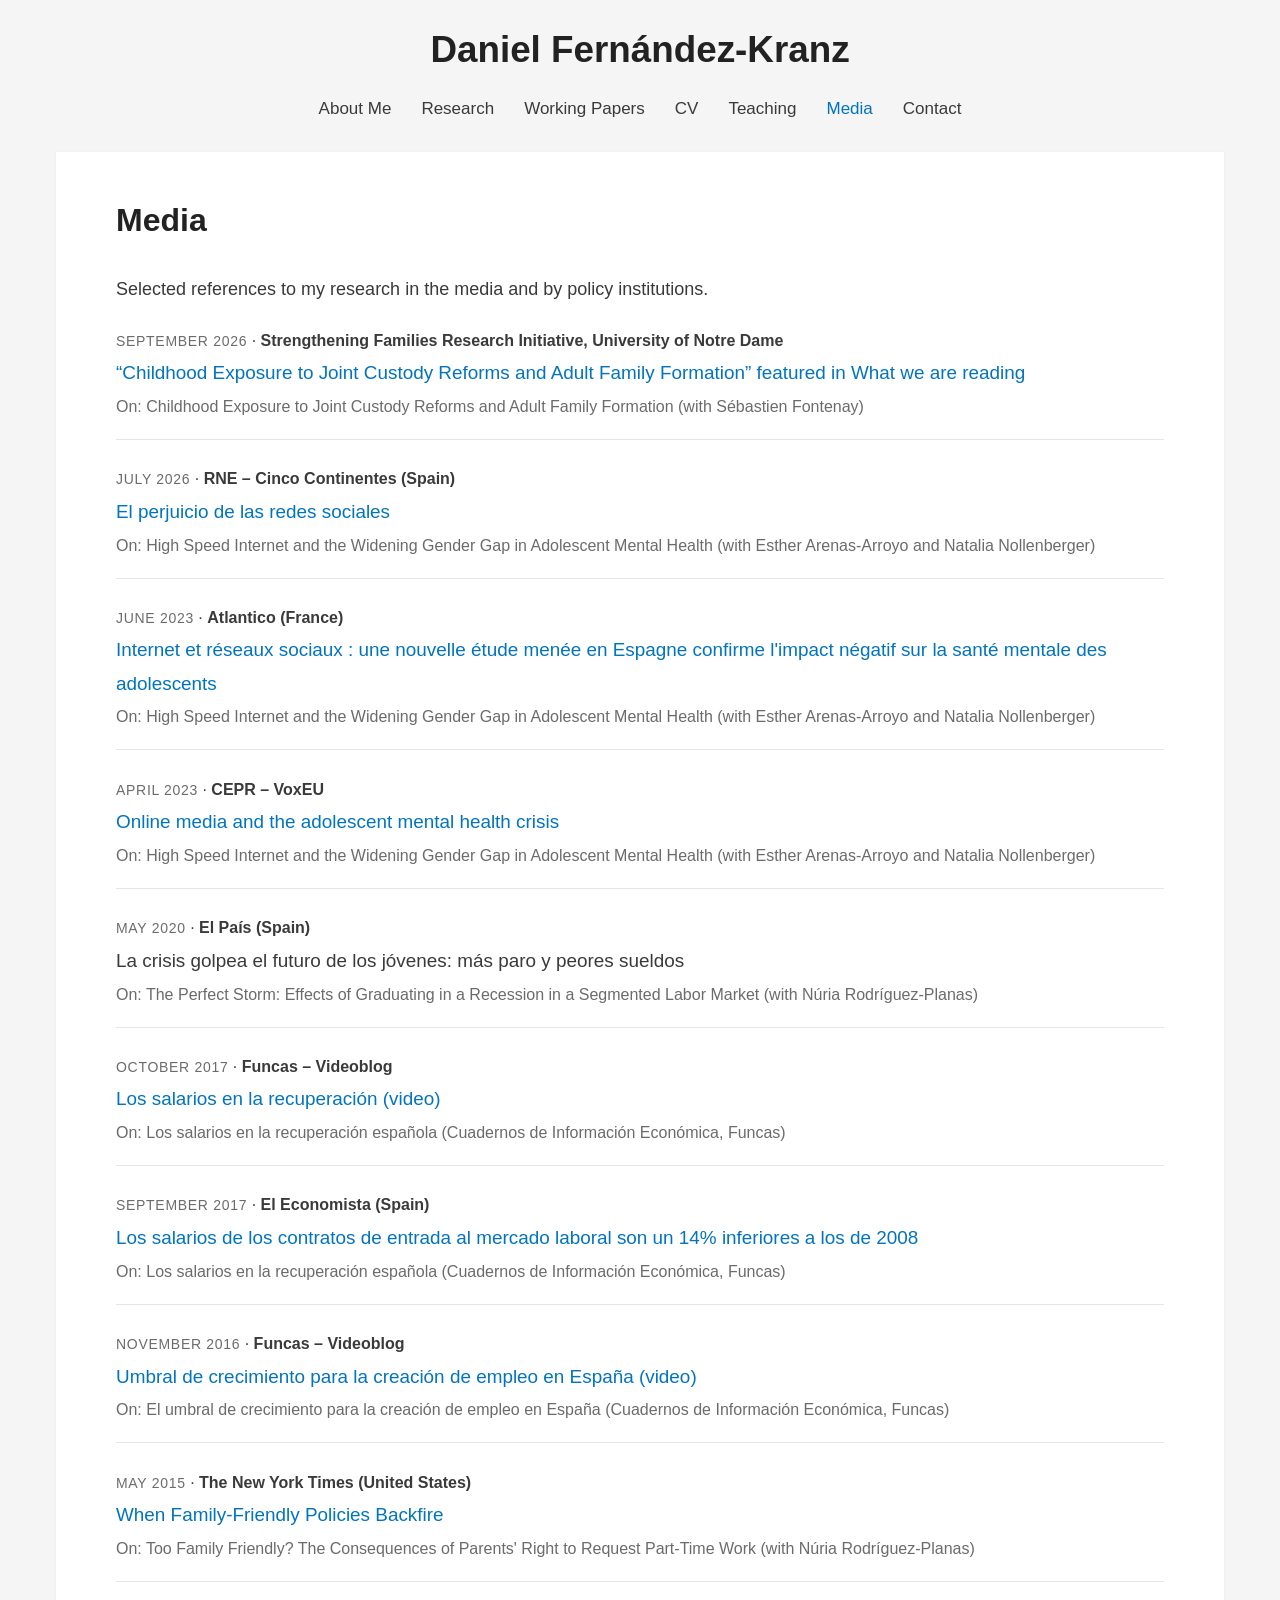
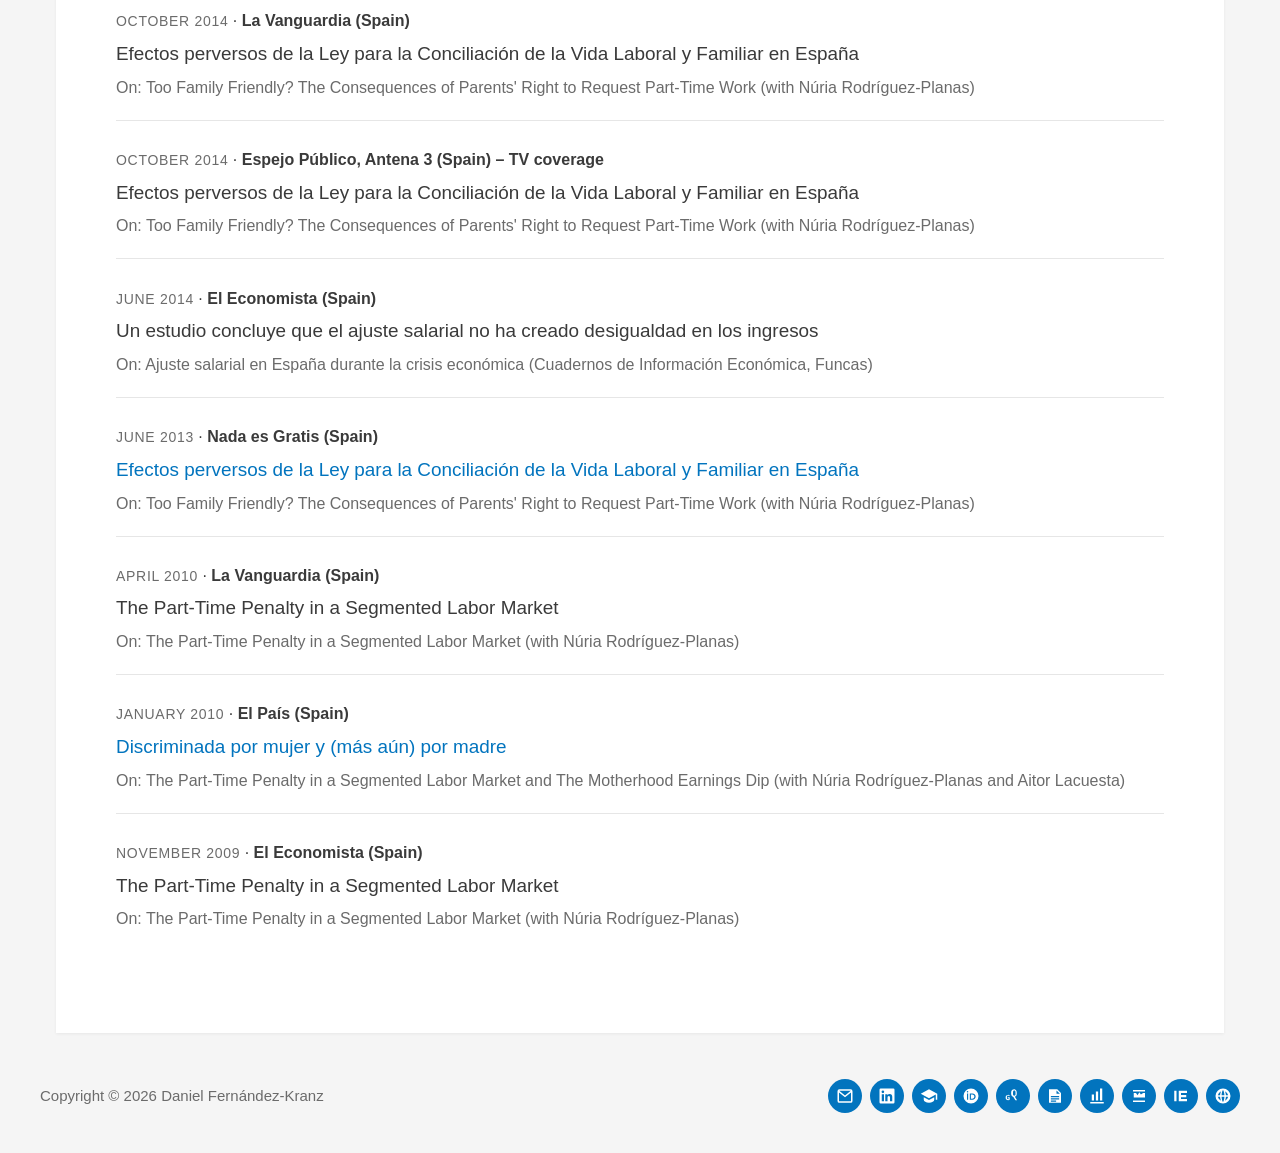
<file: docs/media.html>
<!DOCTYPE html>
<html lang="en">
<head>
<meta charset="utf-8">
<meta name="viewport" content="width=device-width, initial-scale=1">
<title>Media – Daniel Fernández-Kranz</title>
<meta name="description" content="Media coverage and institutional references to the research of Daniel Fernández-Kranz.">
<link rel="canonical" href="https://danielfernandezkranz.com/media.html">
<meta property="og:type" content="website">
<meta property="og:title" content="Media – Daniel Fernández-Kranz">
<meta property="og:description" content="Media coverage and institutional references to the research of Daniel Fernández-Kranz.">
<meta property="og:url" content="https://danielfernandezkranz.com/media.html">
<meta property="og:image" content="https://danielfernandezkranz.com/img/daniel-fernandez-kranz.jpg">
<link rel="icon" href="favicon.svg" type="image/svg+xml">
<link rel="preconnect" href="https://fonts.googleapis.com">
<link rel="preconnect" href="https://fonts.gstatic.com" crossorigin>
<link href="https://fonts.googleapis.com/css2?family=Poppins:wght@500;600;700&display=swap" rel="stylesheet">
<link rel="stylesheet" href="style.css?v=fc1197e7">

</head>
<body class="">
<a class="skip" href="#content">Skip to content</a>
<header class="site-header">
  <p class="site-title"><a href="index.html">Daniel Fernández-Kranz</a></p>
  <button class="nav-toggle" aria-expanded="false" aria-controls="main-menu" aria-label="Open menu">
    <span></span><span></span><span></span>
  </button>
  <nav class="main-nav" aria-label="Main Menu">
    <ul id="main-menu">
      <li><a href="index.html">About Me</a></li><li><a href="research.html">Research</a></li><li><a href="working-papers.html">Working Papers</a></li><li><a href="cv.html">CV</a></li><li><a href="teaching.html">Teaching</a></li><li class="current"><a href="media.html">Media</a></li><li><a href="contact.html">Contact</a></li>
    </ul>
  </nav>
</header>
<div class="container">
<main id="content">

<article>
  <h1 class="page-title">Media</h1>
  <p>Selected references to my research in the media and by policy institutions.</p>
  <div class="media-item"><p class="media-meta"><span class="media-date">September 2026</span> · <strong class="journal">Strengthening Families Research Initiative, University of Notre Dame</strong></p><p class="media-title"><a href="https://strengtheningfamilies.nd.edu/" target="_blank" rel="noopener">“Childhood Exposure to Joint Custody Reforms and Adult Family Formation” featured in What we are reading</a></p><p class="media-paper">On: Childhood Exposure to Joint Custody Reforms and Adult Family Formation (with Sébastien Fontenay)</p></div><div class="media-item"><p class="media-meta"><span class="media-date">July 2026</span> · <strong class="journal">RNE – Cinco Continentes (Spain)</strong></p><p class="media-title"><a href="https://www.rtve.es/play/audios/cinco-continentes/cinco-continentes-perjuicio-redes-sociales/17167403/" target="_blank" rel="noopener">El perjuicio de las redes sociales</a></p><p class="media-paper">On: High Speed Internet and the Widening Gender Gap in Adolescent Mental Health (with Esther Arenas-Arroyo and Natalia Nollenberger)</p></div><div class="media-item"><p class="media-meta"><span class="media-date">June 2023</span> · <strong class="journal">Atlantico (France)</strong></p><p class="media-title"><a href="https://atlantico.fr/article/decryptage/[base64]" target="_blank" rel="noopener">Internet et réseaux sociaux : une nouvelle étude menée en Espagne confirme l&#x27;impact négatif sur la santé mentale des adolescents</a></p><p class="media-paper">On: High Speed Internet and the Widening Gender Gap in Adolescent Mental Health (with Esther Arenas-Arroyo and Natalia Nollenberger)</p></div><div class="media-item"><p class="media-meta"><span class="media-date">April 2023</span> · <strong class="journal">CEPR – VoxEU</strong></p><p class="media-title"><a href="https://cepr.org/voxeu/columns/online-media-and-adolescent-mental-health-crisis" target="_blank" rel="noopener">Online media and the adolescent mental health crisis</a></p><p class="media-paper">On: High Speed Internet and the Widening Gender Gap in Adolescent Mental Health (with Esther Arenas-Arroyo and Natalia Nollenberger)</p></div><div class="media-item"><p class="media-meta"><span class="media-date">May 2020</span> · <strong class="journal">El País (Spain)</strong></p><p class="media-title">La crisis golpea el futuro de los jóvenes: más paro y peores sueldos</p><p class="media-paper">On: The Perfect Storm: Effects of Graduating in a Recession in a Segmented Labor Market (with Núria Rodríguez-Planas)</p></div><div class="media-item"><p class="media-meta"><span class="media-date">October 2017</span> · <strong class="journal">Funcas – Videoblog</strong></p><p class="media-title"><a href="https://blog.funcas.es/los-salarios-en-la-recuperacion-2/" target="_blank" rel="noopener">Los salarios en la recuperación (video)</a></p><p class="media-paper">On: Los salarios en la recuperación española (Cuadernos de Información Económica, Funcas)</p></div><div class="media-item"><p class="media-meta"><span class="media-date">September 2017</span> · <strong class="journal">El Economista (Spain)</strong></p><p class="media-title"><a href="https://www.eleconomista.es/economia/noticias/8636096/09/17/Los-salarios-de-los-contratos-de-entrada-al-mercado-laboral-son-un-14-inferiores-a-los-de-2008.html" target="_blank" rel="noopener">Los salarios de los contratos de entrada al mercado laboral son un 14% inferiores a los de 2008</a></p><p class="media-paper">On: Los salarios en la recuperación española (Cuadernos de Información Económica, Funcas)</p></div><div class="media-item"><p class="media-meta"><span class="media-date">November 2016</span> · <strong class="journal">Funcas – Videoblog</strong></p><p class="media-title"><a href="https://blog.funcas.es/umbral-de-crecimiento-para-la-creacion-de-empleo-en-espana/" target="_blank" rel="noopener">Umbral de crecimiento para la creación de empleo en España (video)</a></p><p class="media-paper">On: El umbral de crecimiento para la creación de empleo en España (Cuadernos de Información Económica, Funcas)</p></div><div class="media-item"><p class="media-meta"><span class="media-date">May 2015</span> · <strong class="journal">The New York Times (United States)</strong></p><p class="media-title"><a href="https://www.nytimes.com/2015/05/26/upshot/when-family-friendly-policies-backfire.html" target="_blank" rel="noopener">When Family-Friendly Policies Backfire</a></p><p class="media-paper">On: Too Family Friendly? The Consequences of Parents&#x27; Right to Request Part-Time Work (with Núria Rodríguez-Planas)</p></div><div class="media-item"><p class="media-meta"><span class="media-date">October 2014</span> · <strong class="journal">La Vanguardia (Spain)</strong></p><p class="media-title">Efectos perversos de la Ley para la Conciliación de la Vida Laboral y Familiar en España</p><p class="media-paper">On: Too Family Friendly? The Consequences of Parents&#x27; Right to Request Part-Time Work (with Núria Rodríguez-Planas)</p></div><div class="media-item"><p class="media-meta"><span class="media-date">October 2014</span> · <strong class="journal">Espejo Público, Antena 3 (Spain) – TV coverage</strong></p><p class="media-title">Efectos perversos de la Ley para la Conciliación de la Vida Laboral y Familiar en España</p><p class="media-paper">On: Too Family Friendly? The Consequences of Parents&#x27; Right to Request Part-Time Work (with Núria Rodríguez-Planas)</p></div><div class="media-item"><p class="media-meta"><span class="media-date">June 2014</span> · <strong class="journal">El Economista (Spain)</strong></p><p class="media-title">Un estudio concluye que el ajuste salarial no ha creado desigualdad en los ingresos</p><p class="media-paper">On: Ajuste salarial en España durante la crisis económica (Cuadernos de Información Económica, Funcas)</p></div><div class="media-item"><p class="media-meta"><span class="media-date">June 2013</span> · <strong class="journal">Nada es Gratis (Spain)</strong></p><p class="media-title"><a href="https://nadaesgratis.es/cabrales/efectos-perversos-de-la-ley-para-la-conciliacion-de-la-vida-laboral-y-familiar-en-espana-2" target="_blank" rel="noopener">Efectos perversos de la Ley para la Conciliación de la Vida Laboral y Familiar en España</a></p><p class="media-paper">On: Too Family Friendly? The Consequences of Parents&#x27; Right to Request Part-Time Work (with Núria Rodríguez-Planas)</p></div><div class="media-item"><p class="media-meta"><span class="media-date">April 2010</span> · <strong class="journal">La Vanguardia (Spain)</strong></p><p class="media-title">The Part-Time Penalty in a Segmented Labor Market</p><p class="media-paper">On: The Part-Time Penalty in a Segmented Labor Market (with Núria Rodríguez-Planas)</p></div><div class="media-item"><p class="media-meta"><span class="media-date">January 2010</span> · <strong class="journal">El País (Spain)</strong></p><p class="media-title"><a href="https://elpais.com/diario/2010/01/05/sociedad/1262646001_850215.html" target="_blank" rel="noopener">Discriminada por mujer y (más aún) por madre</a></p><p class="media-paper">On: The Part-Time Penalty in a Segmented Labor Market and The Motherhood Earnings Dip (with Núria Rodríguez-Planas and Aitor Lacuesta)</p></div><div class="media-item"><p class="media-meta"><span class="media-date">November 2009</span> · <strong class="journal">El Economista (Spain)</strong></p><p class="media-title">The Part-Time Penalty in a Segmented Labor Market</p><p class="media-paper">On: The Part-Time Penalty in a Segmented Labor Market (with Núria Rodríguez-Planas)</p></div>
</article>

</main>
</div>
<footer class="site-footer">
  <div class="footer-inner">
    <div class="copyright">Copyright © 2026 <span>Daniel Fernández-Kranz</span></div>
    <ul class="social footer-social">
<li><a href="mailto:daniel.fernandez@ie.edu" aria-label="Email" title="Email"><span class="icon"><svg viewBox="0 0 24 24"><path d="M2 5.5A2.5 2.5 0 0 1 4.5 3h15A2.5 2.5 0 0 1 22 5.5v13a2.5 2.5 0 0 1-2.5 2.5h-15A2.5 2.5 0 0 1 2 18.5v-13zm2.3-.5 7.7 6.2L19.7 5H4.3zM20 7.4l-8 6.4-8-6.4v11.1c0 .3.2.5.5.5h15c.3 0 .5-.2.5-.5V7.4z"/></svg></span><span class="label">Email</span></a></li>
<li><a href="https://www.linkedin.com/in/daniel-fernandez-kranz" target="_blank" rel="noopener" aria-label="LinkedIn" title="LinkedIn"><span class="icon"><svg viewBox="0 0 24 24"><path d="M20.4 2H3.6A1.6 1.6 0 0 0 2 3.6v16.8A1.6 1.6 0 0 0 3.6 22h16.8a1.6 1.6 0 0 0 1.6-1.6V3.6A1.6 1.6 0 0 0 20.4 2zM8 19H5V9.5h3V19zM6.5 8.2a1.7 1.7 0 1 1 0-3.5 1.7 1.7 0 0 1 0 3.5zM19 19h-3v-4.6c0-1.1 0-2.5-1.5-2.5s-1.8 1.2-1.8 2.4V19h-3V9.5h2.9v1.3h.1a3.2 3.2 0 0 1 2.8-1.5c3 0 3.5 2 3.5 4.5V19z"/></svg></span><span class="label">LinkedIn</span></a></li>
<li><a href="https://scholar.google.co.uk/citations?user=xUuqxsMAAAAJ&amp;hl=en" target="_blank" rel="noopener" aria-label="Google Scholar" title="Google Scholar"><span class="icon"><svg viewBox="0 0 24 24"><path d="M12 3 1 9l11 6 9-4.9V17h2V9L12 3zm-7 10.6V17c0 2.2 3.1 4 7 4s7-1.8 7-4v-3.4l-7 3.8-7-3.8z"/></svg></span><span class="label">Google Scholar</span></a></li>
<li><a href="https://orcid.org/0000-0003-3886-7155" target="_blank" rel="noopener" aria-label="ORCID" title="ORCID"><span class="icon"><svg viewBox="0 0 24 24"><path d="M12 2a10 10 0 1 0 0 20 10 10 0 0 0 0-20zM8.2 17H6.7V8.6h1.5V17zm-.8-9.6a1 1 0 1 1 0-2 1 1 0 0 1 0 2zm3 1.2h3.3c3.1 0 4.5 2.2 4.5 4.2 0 2.2-1.7 4.2-4.5 4.2h-3.3V8.6zm1.5 1.4v5.6h1.7c2 0 2.9-1.4 2.9-2.8 0-1.4-.9-2.8-2.9-2.8h-1.7z"/></svg></span><span class="label">ORCID</span></a></li>
<li><a href="https://www.researchgate.net/profile/Daniel-Fernandez-Kranz" target="_blank" rel="noopener" aria-label="ResearchGate" title="ResearchGate"><span class="icon"><svg viewBox="0 0 24 24"><path d="M13.9 3c-1.6 0-2.7.4-3.4 1.2-.7.8-1 2-1 3.5v.9c0 1.5.3 2.6 1 3.4.5.6 1.2 1 2 1.2l2.7 4.6h2.2l-2.9-4.8c1.6-.5 2.5-1.8 2.5-3.9V7.7c0-1.5-.3-2.7-1-3.5-.7-.8-1.7-1.2-2.1-1.2zm-.1 1.7c.5 0 .9.2 1.2.6.3.4.4 1.1.4 2.2v1.4c0 1-.1 1.7-.4 2.1-.3.4-.7.6-1.3.6-.6 0-1-.2-1.3-.6-.3-.4-.4-1.1-.4-2.1V7.5c0-1.1.1-1.8.4-2.2.3-.4.8-.6 1.4-.6zM5.5 10.5c-1 0-1.8.3-2.4.8-.6.6-.9 1.3-.9 2.3v.8c0 1 .3 1.8.9 2.3.6.6 1.4.8 2.4.8.8 0 1.5-.2 2.1-.6v-3.4H5v1.3h1.1v1.4c-.2.1-.4.1-.6.1-.5 0-.9-.2-1.2-.5-.3-.3-.4-.8-.4-1.5v-.8c0-.7.1-1.2.4-1.5.3-.3.6-.5 1.2-.5.5 0 1 .2 1.4.6l.9-1c-.6-.6-1.4-.9-2.3-.9z"/></svg></span><span class="label">ResearchGate</span></a></li>
<li><a href="https://papers.ssrn.com/sol3/cf_dev/AbsByAuth.cfm?per_id=355074" target="_blank" rel="noopener" aria-label="SSRN" title="SSRN"><span class="icon"><svg viewBox="0 0 24 24"><path d="M4 3h11l5 5v13H4V3zm10 1.5V9h4.5L14 4.5zM6.5 12v1.5h11V12h-11zm0 3v1.5h11V15h-11zm0 3v1.5h7V18h-7z"/></svg></span><span class="label">SSRN</span></a></li>
<li><a href="https://www.iza.org/person/3464/daniel-fernandez-kranz" target="_blank" rel="noopener" aria-label="IZA" title="IZA"><span class="icon"><svg viewBox="0 0 24 24"><path d="M3 20h18v2H3v-2zM5 10h3v8H5v-8zm5.5-4h3v12h-3V6zM16 2h3v16h-3V2z"/></svg></span><span class="label">IZA</span></a></li>
<li><a href="https://ideas.repec.org/f/pfe501.html" target="_blank" rel="noopener" aria-label="RePEc / IDEAS" title="RePEc / IDEAS"><span class="icon"><svg viewBox="0 0 24 24"><path d="M4 4h16v2H4V4zm0 14h16v2H4v-2zm1-10h3l2 3 2.5-4 2 3 3-2h2.5v6H5V8z"/></svg></span><span class="label">RePEc / IDEAS</span></a></li>
<li><a href="https://www.ie.edu/school-politics-economics-global-affairs/" target="_blank" rel="noopener" aria-label="IE School of Politics, Economics &amp; Global Affairs" title="IE School of Politics, Economics &amp; Global Affairs"><span class="icon"><svg viewBox="0 0 24 24"><path d="M3 5h3v14H3V5zm6 0h11v3h-8v2.5h7v3h-7V16h8v3H9V5z"/></svg></span><span class="label">IE School of Politics, Economics &amp; Global Affairs</span></a></li>
<li><a href="https://ieerg.github.io/" target="_blank" rel="noopener" aria-label="IE Economics Research Group" title="IE Economics Research Group"><span class="icon"><svg viewBox="0 0 24 24"><path d="M12 2a10 10 0 1 0 0 20 10 10 0 0 0 0-20zm6.9 9h-3a15 15 0 0 0-1.3-5.4A8 8 0 0 1 18.9 11zM12 4c.9 1.2 1.7 3.6 1.9 7h-3.8c.2-3.4 1-5.8 1.9-7zm-2.6 1.6A15 15 0 0 0 8.1 11h-3a8 8 0 0 1 4.3-5.4zM5.1 13h3c.1 2 .6 3.9 1.3 5.4A8 8 0 0 1 5.1 13zm6.9 7c-.9-1.2-1.7-3.6-1.9-7h3.8c-.2 3.4-1 5.8-1.9 7zm2.6-1.6c.7-1.5 1.2-3.4 1.3-5.4h3a8 8 0 0 1-4.3 5.4z"/></svg></span><span class="label">IE Economics Research Group</span></a></li>
</ul>
  </div>
</footer>
<script>
(function(){
  var b=document.querySelector('.nav-toggle'),n=document.querySelector('.main-nav');
  if(b&&n){b.addEventListener('click',function(){var o=n.classList.toggle('open');b.setAttribute('aria-expanded',o?'true':'false');});}
})();
</script>
</body>
</html>
</file>
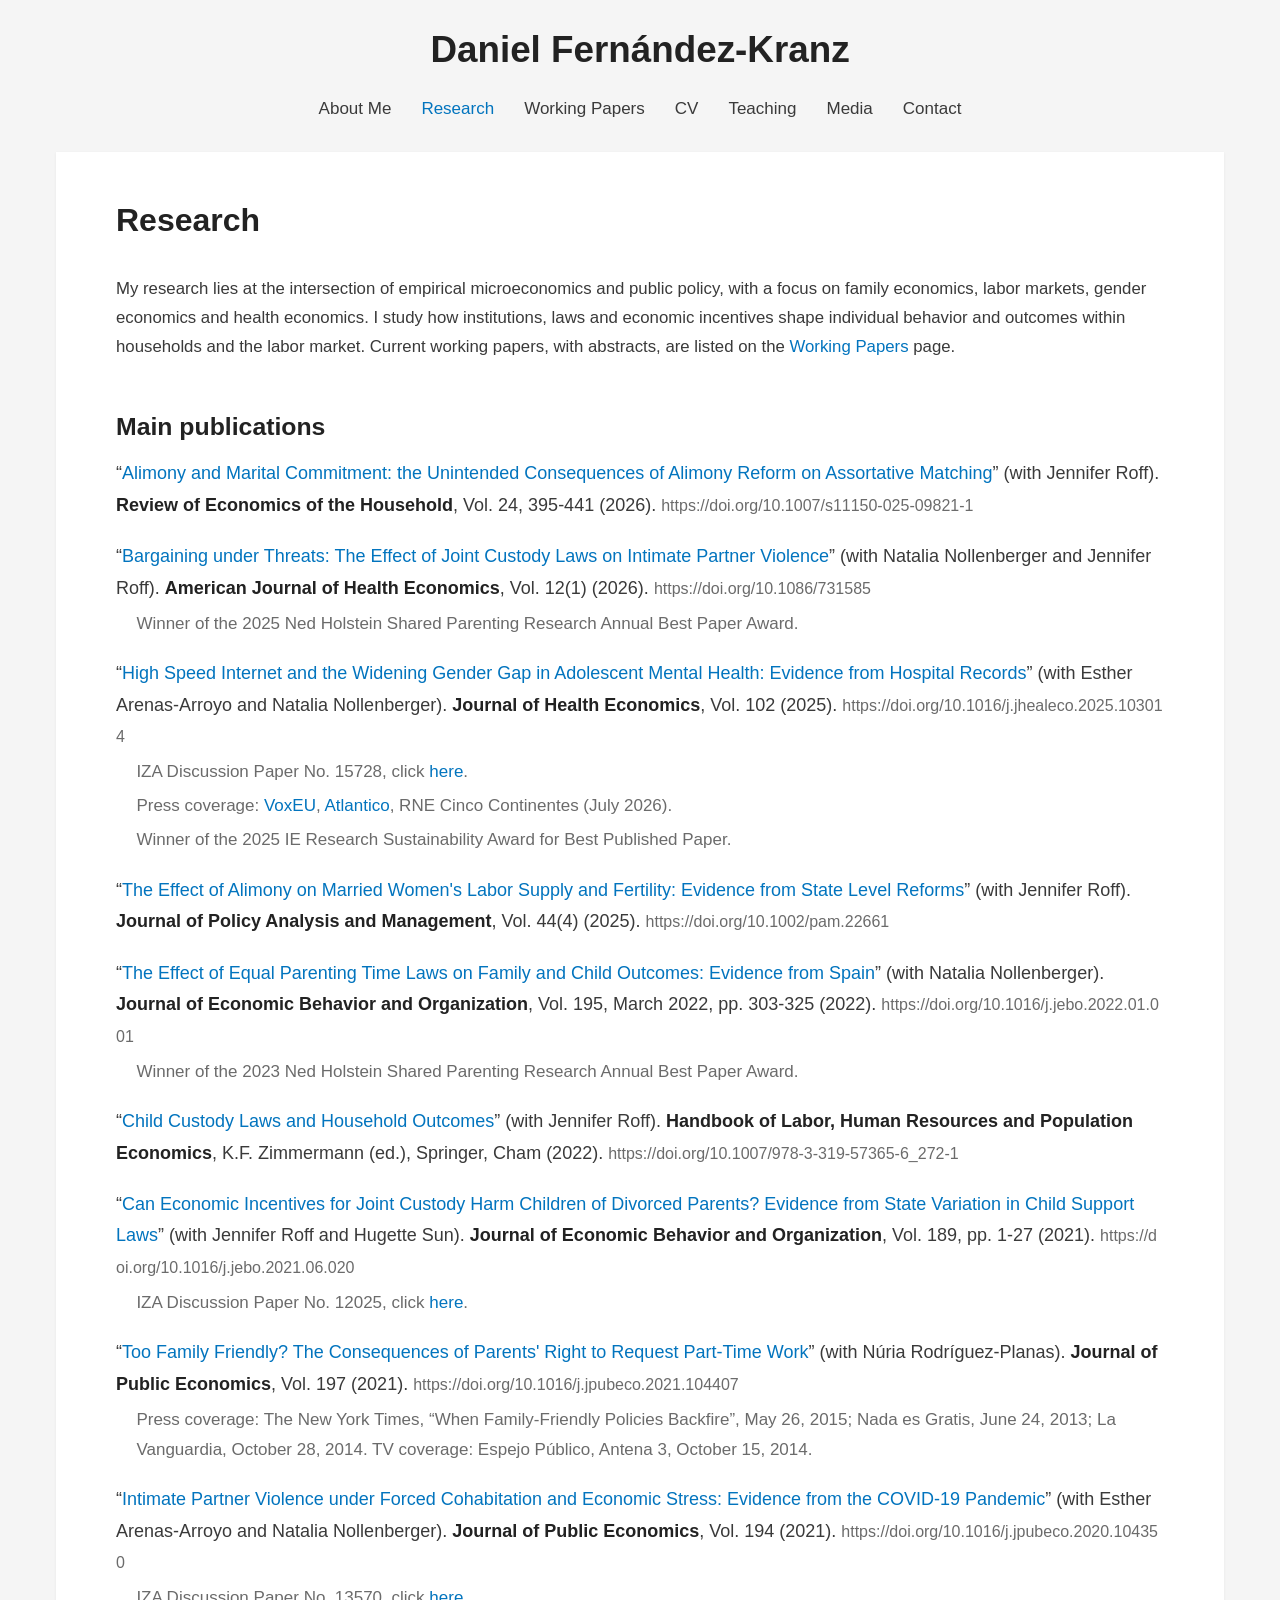
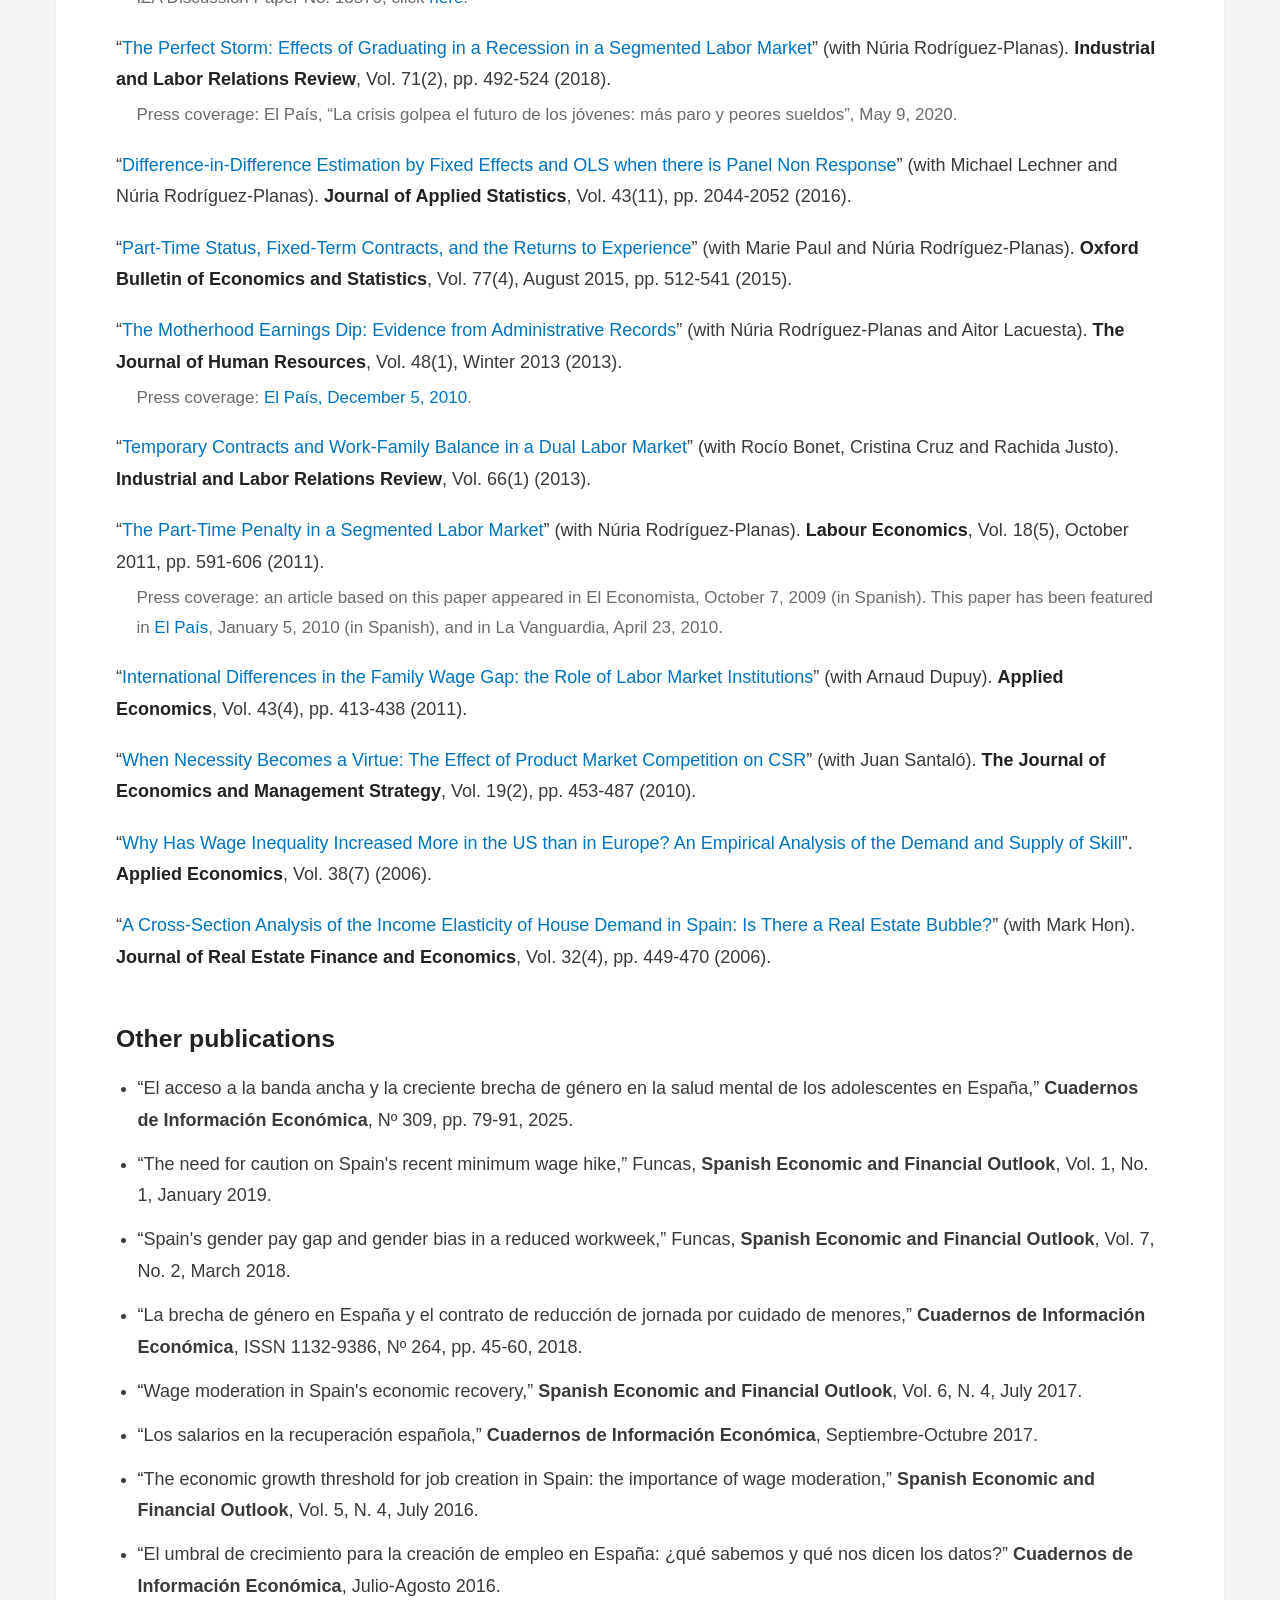
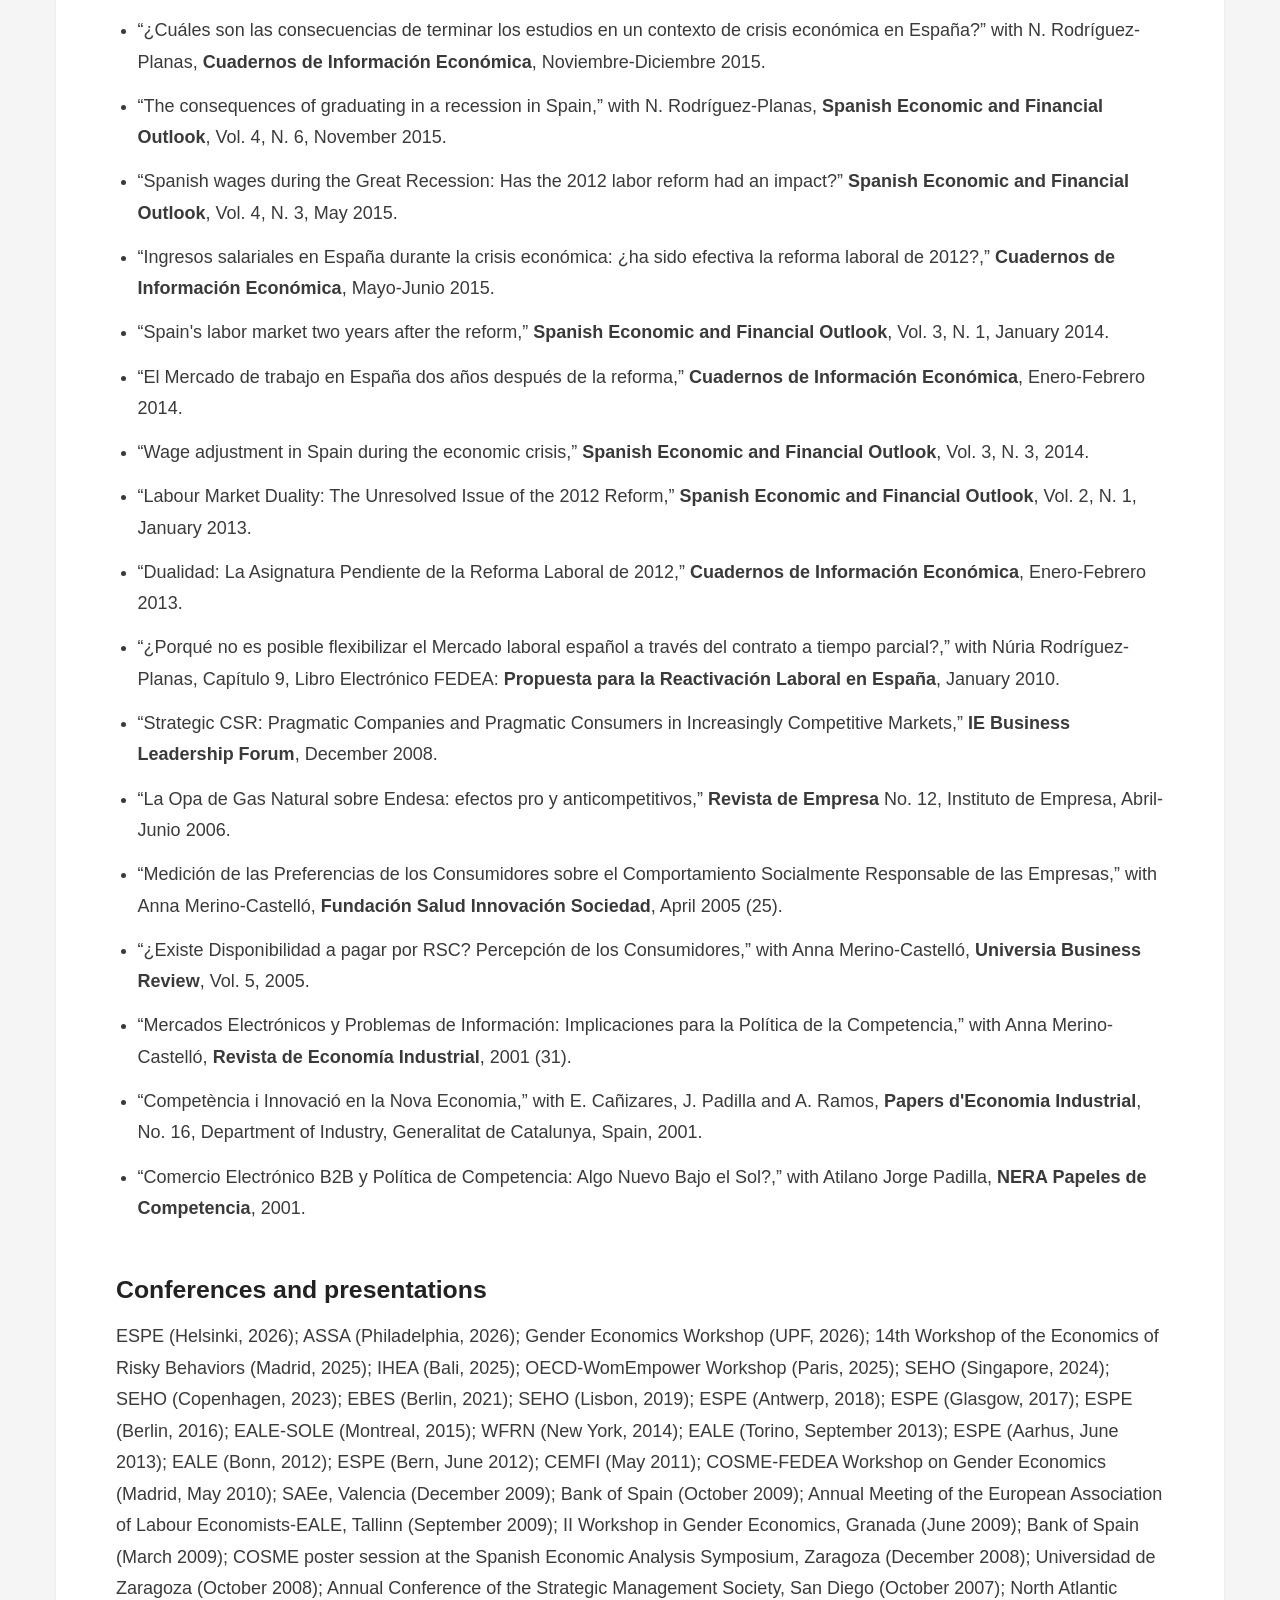
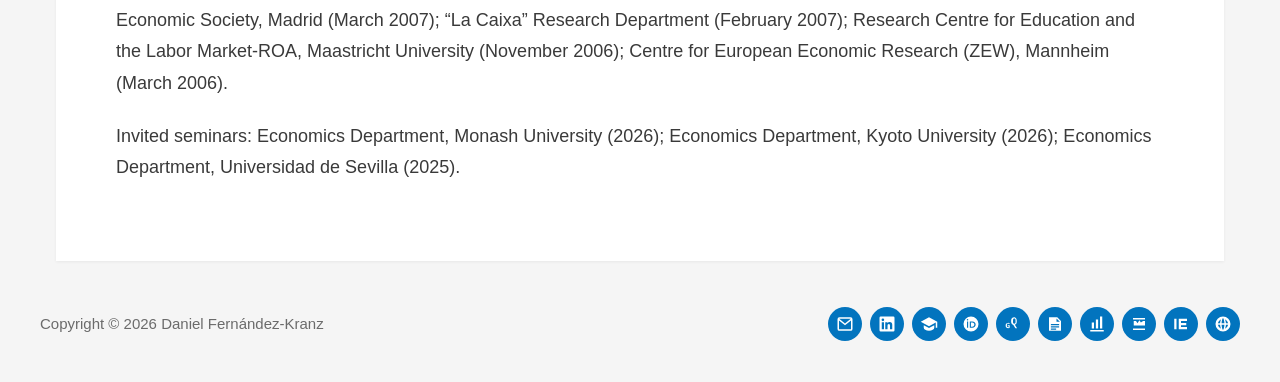
<file: docs/research.html>
<!DOCTYPE html>
<html lang="en">
<head>
<meta charset="utf-8">
<meta name="viewport" content="width=device-width, initial-scale=1">
<title>Research – Daniel Fernández-Kranz</title>
<meta name="description" content="Publications of Daniel Fernández-Kranz in refereed journals (Journal of Human Resources, Journal of Health Economics, Journal of Public Economics, JEBO, ILR Review and others) and other outlets.">
<link rel="canonical" href="https://danielfernandezkranz.com/research.html">
<meta property="og:type" content="website">
<meta property="og:title" content="Research – Daniel Fernández-Kranz">
<meta property="og:description" content="Publications of Daniel Fernández-Kranz in refereed journals (Journal of Human Resources, Journal of Health Economics, Journal of Public Economics, JEBO, ILR Review and others) and other outlets.">
<meta property="og:url" content="https://danielfernandezkranz.com/research.html">
<meta property="og:image" content="https://danielfernandezkranz.com/img/daniel-fernandez-kranz.jpg">
<link rel="icon" href="favicon.svg" type="image/svg+xml">
<link rel="preconnect" href="https://fonts.googleapis.com">
<link rel="preconnect" href="https://fonts.gstatic.com" crossorigin>
<link href="https://fonts.googleapis.com/css2?family=Poppins:wght@500;600;700&display=swap" rel="stylesheet">
<link rel="stylesheet" href="style.css?v=fc1197e7">

</head>
<body class="">
<a class="skip" href="#content">Skip to content</a>
<header class="site-header">
  <p class="site-title"><a href="index.html">Daniel Fernández-Kranz</a></p>
  <button class="nav-toggle" aria-expanded="false" aria-controls="main-menu" aria-label="Open menu">
    <span></span><span></span><span></span>
  </button>
  <nav class="main-nav" aria-label="Main Menu">
    <ul id="main-menu">
      <li><a href="index.html">About Me</a></li><li class="current"><a href="research.html">Research</a></li><li><a href="working-papers.html">Working Papers</a></li><li><a href="cv.html">CV</a></li><li><a href="teaching.html">Teaching</a></li><li><a href="media.html">Media</a></li><li><a href="contact.html">Contact</a></li>
    </ul>
  </nav>
</header>
<div class="container">
<main id="content">

<article>
  <h1 class="page-title">Research</h1>
  <p class="lead">My research lies at the intersection of empirical microeconomics and public policy, with a focus on
  family economics, labor markets, gender economics and health economics. I study how institutions, laws and economic
  incentives shape individual behavior and outcomes within households and the labor market. Current working papers,
  with abstracts, are listed on the <a href="working-papers.html">Working Papers</a> page.</p>

  <h2>Main publications</h2>
  <div class="pub"><p>“<a href="https://link.springer.com/article/10.1007/s11150-025-09821-1" target="_blank" rel="noopener">Alimony and Marital Commitment: the Unintended Consequences of Alimony Reform on Assortative Matching</a>” (with Jennifer Roff). <strong class="journal">Review of Economics of the Household</strong>, Vol. 24, 395-441 (2026). <a class="doi" href="https://doi.org/10.1007/s11150-025-09821-1" target="_blank" rel="noopener">https://doi.org/10.1007/s11150-025-09821-1</a></p></div>
<div class="pub"><p>“<a href="https://www.journals.uchicago.edu/doi/10.1086/731585" target="_blank" rel="noopener">Bargaining under Threats: The Effect of Joint Custody Laws on Intimate Partner Violence</a>” (with Natalia Nollenberger and Jennifer Roff). <strong class="journal">American Journal of Health Economics</strong>, Vol. 12(1) (2026). <a class="doi" href="https://doi.org/10.1086/731585" target="_blank" rel="noopener">https://doi.org/10.1086/731585</a></p><p class="pub-extra">Winner of the 2025 Ned Holstein Shared Parenting Research Annual Best Paper Award.</p></div>
<div class="pub"><p>“<a href="https://www.sciencedirect.com/science/article/pii/S0167629625000499" target="_blank" rel="noopener">High Speed Internet and the Widening Gender Gap in Adolescent Mental Health: Evidence from Hospital Records</a>” (with Esther Arenas-Arroyo and Natalia Nollenberger). <strong class="journal">Journal of Health Economics</strong>, Vol. 102 (2025). <a class="doi" href="https://doi.org/10.1016/j.jhealeco.2025.103014" target="_blank" rel="noopener">https://doi.org/10.1016/j.jhealeco.2025.103014</a></p><p class="pub-extra">IZA Discussion Paper No. 15728, click <a href="https://www.iza.org/publications/dp/15728/high-speed-internet-and-the-widening-gender-gap-in-adolescent-mental-health-evidence-from-hospital-records" target="_blank" rel="noopener">here</a>.</p><p class="pub-extra">Press coverage: <a href="https://cepr.org/voxeu/columns/online-media-and-adolescent-mental-health-crisis" target="_blank" rel="noopener">VoxEU</a>, <a href="https://atlantico.fr/article/decryptage/[base64]" target="_blank" rel="noopener">Atlantico</a>, RNE Cinco Continentes (July 2026).</p><p class="pub-extra">Winner of the 2025 IE Research Sustainability Award for Best Published Paper.</p></div>
<div class="pub"><p>“<a href="https://onlinelibrary.wiley.com/doi/full/10.1002/pam.22661" target="_blank" rel="noopener">The Effect of Alimony on Married Women&#x27;s Labor Supply and Fertility: Evidence from State Level Reforms</a>” (with Jennifer Roff). <strong class="journal">Journal of Policy Analysis and Management</strong>, Vol. 44(4) (2025). <a class="doi" href="https://doi.org/10.1002/pam.22661" target="_blank" rel="noopener">https://doi.org/10.1002/pam.22661</a></p></div>
<div class="pub"><p>“<a href="https://www.sciencedirect.com/science/article/pii/S0167268122000075" target="_blank" rel="noopener">The Effect of Equal Parenting Time Laws on Family and Child Outcomes: Evidence from Spain</a>” (with Natalia Nollenberger). <strong class="journal">Journal of Economic Behavior and Organization</strong>, Vol. 195, March 2022, pp. 303-325 (2022). <a class="doi" href="https://doi.org/10.1016/j.jebo.2022.01.001" target="_blank" rel="noopener">https://doi.org/10.1016/j.jebo.2022.01.001</a></p><p class="pub-extra">Winner of the 2023 Ned Holstein Shared Parenting Research Annual Best Paper Award.</p></div>
<div class="pub"><p>“<a href="https://link.springer.com/rwe/10.1007/978-3-319-57365-6_272-1" target="_blank" rel="noopener">Child Custody Laws and Household Outcomes</a>” (with Jennifer Roff). <strong class="journal">Handbook of Labor, Human Resources and Population Economics</strong>, K.F. Zimmermann (ed.), Springer, Cham (2022). <a class="doi" href="https://doi.org/10.1007/978-3-319-57365-6_272-1" target="_blank" rel="noopener">https://doi.org/10.1007/978-3-319-57365-6_272-1</a></p></div>
<div class="pub"><p>“<a href="https://www.sciencedirect.com/science/article/pii/S0167268121002535" target="_blank" rel="noopener">Can Economic Incentives for Joint Custody Harm Children of Divorced Parents? Evidence from State Variation in Child Support Laws</a>” (with Jennifer Roff and Hugette Sun). <strong class="journal">Journal of Economic Behavior and Organization</strong>, Vol. 189, pp. 1-27 (2021). <a class="doi" href="https://doi.org/10.1016/j.jebo.2021.06.020" target="_blank" rel="noopener">https://doi.org/10.1016/j.jebo.2021.06.020</a></p><p class="pub-extra">IZA Discussion Paper No. 12025, click <a href="https://www.iza.org/publications/dp/12025" target="_blank" rel="noopener">here</a>.</p></div>
<div class="pub"><p>“<a href="https://www.sciencedirect.com/science/article/pii/S0047272721000438" target="_blank" rel="noopener">Too Family Friendly? The Consequences of Parents&#x27; Right to Request Part-Time Work</a>” (with Núria Rodríguez-Planas). <strong class="journal">Journal of Public Economics</strong>, Vol. 197 (2021). <a class="doi" href="https://doi.org/10.1016/j.jpubeco.2021.104407" target="_blank" rel="noopener">https://doi.org/10.1016/j.jpubeco.2021.104407</a></p><p class="pub-extra">Press coverage: The New York Times, “When Family-Friendly Policies Backfire”, May 26, 2015; Nada es Gratis, June 24, 2013; La Vanguardia, October 28, 2014. TV coverage: Espejo Público, Antena 3, October 15, 2014.</p></div>
<div class="pub"><p>“<a href="https://www.sciencedirect.com/science/article/pii/S0047272720302140" target="_blank" rel="noopener">Intimate Partner Violence under Forced Cohabitation and Economic Stress: Evidence from the COVID-19 Pandemic</a>” (with Esther Arenas-Arroyo and Natalia Nollenberger). <strong class="journal">Journal of Public Economics</strong>, Vol. 194 (2021). <a class="doi" href="https://doi.org/10.1016/j.jpubeco.2020.104350" target="_blank" rel="noopener">https://doi.org/10.1016/j.jpubeco.2020.104350</a></p><p class="pub-extra">IZA Discussion Paper No. 13570, click <a href="https://www.iza.org/publications/dp/13570/cant-leave-you-now-intimate-partner-violence-under-forced-coexistence-and-economic-uncertainty" target="_blank" rel="noopener">here</a>.</p></div>
<div class="pub"><p>“<a href="https://journals.sagepub.com/doi/full/10.1177/0019793917714205" target="_blank" rel="noopener">The Perfect Storm: Effects of Graduating in a Recession in a Segmented Labor Market</a>” (with Núria Rodríguez-Planas). <strong class="journal">Industrial and Labor Relations Review</strong>, Vol. 71(2), pp. 492-524 (2018).</p><p class="pub-extra">Press coverage: El País, “La crisis golpea el futuro de los jóvenes: más paro y peores sueldos”, May 9, 2020.</p></div>
<div class="pub"><p>“<a href="https://www.tandfonline.com/doi/abs/10.1080/02664763.2015.1126240" target="_blank" rel="noopener">Difference-in-Difference Estimation by Fixed Effects and OLS when there is Panel Non Response</a>” (with Michael Lechner and Núria Rodríguez-Planas). <strong class="journal">Journal of Applied Statistics</strong>, Vol. 43(11), pp. 2044-2052 (2016).</p></div>
<div class="pub"><p>“<a href="https://onlinelibrary.wiley.com/doi/full/10.1111/obes.12073" target="_blank" rel="noopener">Part-Time Status, Fixed-Term Contracts, and the Returns to Experience</a>” (with Marie Paul and Núria Rodríguez-Planas). <strong class="journal">Oxford Bulletin of Economics and Statistics</strong>, Vol. 77(4), August 2015, pp. 512-541 (2015).</p></div>
<div class="pub"><p>“<a href="https://jhr.uwpress.org/content/48/1/169" target="_blank" rel="noopener">The Motherhood Earnings Dip: Evidence from Administrative Records</a>” (with Núria Rodríguez-Planas and Aitor Lacuesta). <strong class="journal">The Journal of Human Resources</strong>, Vol. 48(1), Winter 2013 (2013).</p><p class="pub-extra">Press coverage: <a href="https://elpais.com/diario/2010/01/05/sociedad/1262646001_850215.html" target="_blank" rel="noopener">El País, December 5, 2010</a>.</p></div>
<div class="pub"><p>“<a href="https://journals.sagepub.com/doi/10.1177/001979391306600103" target="_blank" rel="noopener">Temporary Contracts and Work-Family Balance in a Dual Labor Market</a>” (with Rocío Bonet, Cristina Cruz and Rachida Justo). <strong class="journal">Industrial and Labor Relations Review</strong>, Vol. 66(1) (2013).</p></div>
<div class="pub"><p>“<a href="https://www.sciencedirect.com/science/article/pii/S0927537111000030" target="_blank" rel="noopener">The Part-Time Penalty in a Segmented Labor Market</a>” (with Núria Rodríguez-Planas). <strong class="journal">Labour Economics</strong>, Vol. 18(5), October 2011, pp. 591-606 (2011).</p><p class="pub-extra">Press coverage: an article based on this paper appeared in El Economista, October 7, 2009 (in Spanish). This paper has been featured in <a href="http://www.elpais.com/articulo/sociedad/Discriminada/mujer/madre/elpepisoc/20100105elpepisoc_1/Tes" target="_blank" rel="noopener">El País</a>, January 5, 2010 (in Spanish), and in La Vanguardia, April 23, 2010.</p></div>
<div class="pub"><p>“<a href="https://www.tandfonline.com/doi/abs/10.1080/00036840902950580" target="_blank" rel="noopener">International Differences in the Family Wage Gap: the Role of Labor Market Institutions</a>” (with Arnaud Dupuy). <strong class="journal">Applied Economics</strong>, Vol. 43(4), pp. 413-438 (2011).</p></div>
<div class="pub"><p>“<a href="https://onlinelibrary.wiley.com/doi/full/10.1111/j.1530-9134.2010.00258.x" target="_blank" rel="noopener">When Necessity Becomes a Virtue: The Effect of Product Market Competition on CSR</a>” (with Juan Santaló). <strong class="journal">The Journal of Economics and Management Strategy</strong>, Vol. 19(2), pp. 453-487 (2010).</p></div>
<div class="pub"><p>“<a href="https://www.tandfonline.com/doi/abs/10.1080/00036840500396087" target="_blank" rel="noopener">Why Has Wage Inequality Increased More in the US than in Europe? An Empirical Analysis of the Demand and Supply of Skill</a>”. <strong class="journal">Applied Economics</strong>, Vol. 38(7) (2006).</p></div>
<div class="pub"><p>“<a href="https://link.springer.com/article/10.1007/s11146-006-6962-9" target="_blank" rel="noopener">A Cross-Section Analysis of the Income Elasticity of House Demand in Spain: Is There a Real Estate Bubble?</a>” (with Mark Hon). <strong class="journal">Journal of Real Estate Finance and Economics</strong>, Vol. 32(4), pp. 449-470 (2006).</p></div>

  <h2>Other publications</h2>
  <ul class="other-pubs">
    <li>“El acceso a la banda ancha y la creciente brecha de género en la salud mental de los adolescentes en España,” <strong class="journal">Cuadernos de Información Económica</strong>, Nº 309, pp. 79-91, 2025.</li>
<li>“The need for caution on Spain's recent minimum wage hike,” Funcas, <strong class="journal">Spanish Economic and Financial Outlook</strong>, Vol. 1, No. 1, January 2019.</li>
<li>“Spain's gender pay gap and gender bias in a reduced workweek,” Funcas, <strong class="journal">Spanish Economic and Financial Outlook</strong>, Vol. 7, No. 2, March 2018.</li>
<li>“La brecha de género en España y el contrato de reducción de jornada por cuidado de menores,” <strong class="journal">Cuadernos de Información Económica</strong>, ISSN 1132-9386, Nº 264, pp. 45-60, 2018.</li>
<li>“Wage moderation in Spain's economic recovery,” <strong class="journal">Spanish Economic and Financial Outlook</strong>, Vol. 6, N. 4, July 2017.</li>
<li>“Los salarios en la recuperación española,” <strong class="journal">Cuadernos de Información Económica</strong>, Septiembre-Octubre 2017.</li>
<li>“The economic growth threshold for job creation in Spain: the importance of wage moderation,” <strong class="journal">Spanish Economic and Financial Outlook</strong>, Vol. 5, N. 4, July 2016.</li>
<li>“El umbral de crecimiento para la creación de empleo en España: ¿qué sabemos y qué nos dicen los datos?” <strong class="journal">Cuadernos de Información Económica</strong>, Julio-Agosto 2016.</li>
<li>“¿Cuáles son las consecuencias de terminar los estudios en un contexto de crisis económica en España?” with N. Rodríguez-Planas, <strong class="journal">Cuadernos de Información Económica</strong>, Noviembre-Diciembre 2015.</li>
<li>“The consequences of graduating in a recession in Spain,” with N. Rodríguez-Planas, <strong class="journal">Spanish Economic and Financial Outlook</strong>, Vol. 4, N. 6, November 2015.</li>
<li>“Spanish wages during the Great Recession: Has the 2012 labor reform had an impact?” <strong class="journal">Spanish Economic and Financial Outlook</strong>, Vol. 4, N. 3, May 2015.</li>
<li>“Ingresos salariales en España durante la crisis económica: ¿ha sido efectiva la reforma laboral de 2012?,” <strong class="journal">Cuadernos de Información Económica</strong>, Mayo-Junio 2015.</li>
<li>“Spain's labor market two years after the reform,” <strong class="journal">Spanish Economic and Financial Outlook</strong>, Vol. 3, N. 1, January 2014.</li>
<li>“El Mercado de trabajo en España dos años después de la reforma,” <strong class="journal">Cuadernos de Información Económica</strong>, Enero-Febrero 2014.</li>
<li>“Wage adjustment in Spain during the economic crisis,” <strong class="journal">Spanish Economic and Financial Outlook</strong>, Vol. 3, N. 3, 2014.</li>
<li>“Labour Market Duality: The Unresolved Issue of the 2012 Reform,” <strong class="journal">Spanish Economic and Financial Outlook</strong>, Vol. 2, N. 1, January 2013.</li>
<li>“Dualidad: La Asignatura Pendiente de la Reforma Laboral de 2012,” <strong class="journal">Cuadernos de Información Económica</strong>, Enero-Febrero 2013.</li>
<li>“¿Porqué no es posible flexibilizar el Mercado laboral español a través del contrato a tiempo parcial?,” with Núria Rodríguez-Planas, Capítulo 9, Libro Electrónico FEDEA: <strong class="journal">Propuesta para la Reactivación Laboral en España</strong>, January 2010.</li>
<li>“Strategic CSR: Pragmatic Companies and Pragmatic Consumers in Increasingly Competitive Markets,” <strong class="journal">IE Business Leadership Forum</strong>, December 2008.</li>
<li>“La Opa de Gas Natural sobre Endesa: efectos pro y anticompetitivos,” <strong class="journal">Revista de Empresa</strong> No. 12, Instituto de Empresa, Abril-Junio 2006.</li>
<li>“Medición de las Preferencias de los Consumidores sobre el Comportamiento Socialmente Responsable de las Empresas,” with Anna Merino-Castelló, <strong class="journal">Fundación Salud Innovación Sociedad</strong>, April 2005 (25).</li>
<li>“¿Existe Disponibilidad a pagar por RSC? Percepción de los Consumidores,” with Anna Merino-Castelló, <strong class="journal">Universia Business Review</strong>, Vol. 5, 2005.</li>
<li>“Mercados Electrónicos y Problemas de Información: Implicaciones para la Política de la Competencia,” with Anna Merino-Castelló, <strong class="journal">Revista de Economía Industrial</strong>, 2001 (31).</li>
<li>“Competència i Innovació en la Nova Economia,” with E. Cañizares, J. Padilla and A. Ramos, <strong class="journal">Papers d'Economia Industrial</strong>, No. 16, Department of Industry, Generalitat de Catalunya, Spain, 2001.</li>
<li>“Comercio Electrónico B2B y Política de Competencia: Algo Nuevo Bajo el Sol?,” with Atilano Jorge Padilla, <strong class="journal">NERA Papeles de Competencia</strong>, 2001.</li>
  </ul>

  <h2>Conferences and presentations</h2>
  <p>ESPE (Helsinki, 2026); ASSA (Philadelphia, 2026); Gender Economics Workshop (UPF, 2026); 14th Workshop of the Economics of Risky Behaviors (Madrid, 2025); IHEA (Bali, 2025); OECD-WomEmpower Workshop (Paris, 2025); SEHO (Singapore, 2024); SEHO (Copenhagen, 2023); EBES (Berlin, 2021); SEHO (Lisbon, 2019); ESPE (Antwerp, 2018); ESPE (Glasgow, 2017); ESPE (Berlin, 2016); EALE-SOLE (Montreal, 2015); WFRN (New York, 2014); EALE (Torino, September 2013); ESPE (Aarhus, June 2013); EALE (Bonn, 2012); ESPE (Bern, June 2012); CEMFI (May 2011); COSME-FEDEA Workshop on Gender Economics (Madrid, May 2010); SAEe, Valencia (December 2009); Bank of Spain (October 2009); Annual Meeting of the European Association of Labour Economists-EALE, Tallinn (September 2009); II Workshop in Gender Economics, Granada (June 2009); Bank of Spain (March 2009); COSME poster session at the Spanish Economic Analysis Symposium, Zaragoza (December 2008); Universidad de Zaragoza (October 2008); Annual Conference of the Strategic Management Society, San Diego (October 2007); North Atlantic Economic Society, Madrid (March 2007); “La Caixa” Research Department (February 2007); Research Centre for Education and the Labor Market-ROA, Maastricht University (November 2006); Centre for European Economic Research (ZEW), Mannheim (March 2006).</p>
  <p>Invited seminars: Economics Department, Monash University (2026); Economics Department, Kyoto University (2026); Economics Department, Universidad de Sevilla (2025).</p>
</article>

</main>
</div>
<footer class="site-footer">
  <div class="footer-inner">
    <div class="copyright">Copyright © 2026 <span>Daniel Fernández-Kranz</span></div>
    <ul class="social footer-social">
<li><a href="mailto:daniel.fernandez@ie.edu" aria-label="Email" title="Email"><span class="icon"><svg viewBox="0 0 24 24"><path d="M2 5.5A2.5 2.5 0 0 1 4.5 3h15A2.5 2.5 0 0 1 22 5.5v13a2.5 2.5 0 0 1-2.5 2.5h-15A2.5 2.5 0 0 1 2 18.5v-13zm2.3-.5 7.7 6.2L19.7 5H4.3zM20 7.4l-8 6.4-8-6.4v11.1c0 .3.2.5.5.5h15c.3 0 .5-.2.5-.5V7.4z"/></svg></span><span class="label">Email</span></a></li>
<li><a href="https://www.linkedin.com/in/daniel-fernandez-kranz" target="_blank" rel="noopener" aria-label="LinkedIn" title="LinkedIn"><span class="icon"><svg viewBox="0 0 24 24"><path d="M20.4 2H3.6A1.6 1.6 0 0 0 2 3.6v16.8A1.6 1.6 0 0 0 3.6 22h16.8a1.6 1.6 0 0 0 1.6-1.6V3.6A1.6 1.6 0 0 0 20.4 2zM8 19H5V9.5h3V19zM6.5 8.2a1.7 1.7 0 1 1 0-3.5 1.7 1.7 0 0 1 0 3.5zM19 19h-3v-4.6c0-1.1 0-2.5-1.5-2.5s-1.8 1.2-1.8 2.4V19h-3V9.5h2.9v1.3h.1a3.2 3.2 0 0 1 2.8-1.5c3 0 3.5 2 3.5 4.5V19z"/></svg></span><span class="label">LinkedIn</span></a></li>
<li><a href="https://scholar.google.co.uk/citations?user=xUuqxsMAAAAJ&amp;hl=en" target="_blank" rel="noopener" aria-label="Google Scholar" title="Google Scholar"><span class="icon"><svg viewBox="0 0 24 24"><path d="M12 3 1 9l11 6 9-4.9V17h2V9L12 3zm-7 10.6V17c0 2.2 3.1 4 7 4s7-1.8 7-4v-3.4l-7 3.8-7-3.8z"/></svg></span><span class="label">Google Scholar</span></a></li>
<li><a href="https://orcid.org/0000-0003-3886-7155" target="_blank" rel="noopener" aria-label="ORCID" title="ORCID"><span class="icon"><svg viewBox="0 0 24 24"><path d="M12 2a10 10 0 1 0 0 20 10 10 0 0 0 0-20zM8.2 17H6.7V8.6h1.5V17zm-.8-9.6a1 1 0 1 1 0-2 1 1 0 0 1 0 2zm3 1.2h3.3c3.1 0 4.5 2.2 4.5 4.2 0 2.2-1.7 4.2-4.5 4.2h-3.3V8.6zm1.5 1.4v5.6h1.7c2 0 2.9-1.4 2.9-2.8 0-1.4-.9-2.8-2.9-2.8h-1.7z"/></svg></span><span class="label">ORCID</span></a></li>
<li><a href="https://www.researchgate.net/profile/Daniel-Fernandez-Kranz" target="_blank" rel="noopener" aria-label="ResearchGate" title="ResearchGate"><span class="icon"><svg viewBox="0 0 24 24"><path d="M13.9 3c-1.6 0-2.7.4-3.4 1.2-.7.8-1 2-1 3.5v.9c0 1.5.3 2.6 1 3.4.5.6 1.2 1 2 1.2l2.7 4.6h2.2l-2.9-4.8c1.6-.5 2.5-1.8 2.5-3.9V7.7c0-1.5-.3-2.7-1-3.5-.7-.8-1.7-1.2-2.1-1.2zm-.1 1.7c.5 0 .9.2 1.2.6.3.4.4 1.1.4 2.2v1.4c0 1-.1 1.7-.4 2.1-.3.4-.7.6-1.3.6-.6 0-1-.2-1.3-.6-.3-.4-.4-1.1-.4-2.1V7.5c0-1.1.1-1.8.4-2.2.3-.4.8-.6 1.4-.6zM5.5 10.5c-1 0-1.8.3-2.4.8-.6.6-.9 1.3-.9 2.3v.8c0 1 .3 1.8.9 2.3.6.6 1.4.8 2.4.8.8 0 1.5-.2 2.1-.6v-3.4H5v1.3h1.1v1.4c-.2.1-.4.1-.6.1-.5 0-.9-.2-1.2-.5-.3-.3-.4-.8-.4-1.5v-.8c0-.7.1-1.2.4-1.5.3-.3.6-.5 1.2-.5.5 0 1 .2 1.4.6l.9-1c-.6-.6-1.4-.9-2.3-.9z"/></svg></span><span class="label">ResearchGate</span></a></li>
<li><a href="https://papers.ssrn.com/sol3/cf_dev/AbsByAuth.cfm?per_id=355074" target="_blank" rel="noopener" aria-label="SSRN" title="SSRN"><span class="icon"><svg viewBox="0 0 24 24"><path d="M4 3h11l5 5v13H4V3zm10 1.5V9h4.5L14 4.5zM6.5 12v1.5h11V12h-11zm0 3v1.5h11V15h-11zm0 3v1.5h7V18h-7z"/></svg></span><span class="label">SSRN</span></a></li>
<li><a href="https://www.iza.org/person/3464/daniel-fernandez-kranz" target="_blank" rel="noopener" aria-label="IZA" title="IZA"><span class="icon"><svg viewBox="0 0 24 24"><path d="M3 20h18v2H3v-2zM5 10h3v8H5v-8zm5.5-4h3v12h-3V6zM16 2h3v16h-3V2z"/></svg></span><span class="label">IZA</span></a></li>
<li><a href="https://ideas.repec.org/f/pfe501.html" target="_blank" rel="noopener" aria-label="RePEc / IDEAS" title="RePEc / IDEAS"><span class="icon"><svg viewBox="0 0 24 24"><path d="M4 4h16v2H4V4zm0 14h16v2H4v-2zm1-10h3l2 3 2.5-4 2 3 3-2h2.5v6H5V8z"/></svg></span><span class="label">RePEc / IDEAS</span></a></li>
<li><a href="https://www.ie.edu/school-politics-economics-global-affairs/" target="_blank" rel="noopener" aria-label="IE School of Politics, Economics &amp; Global Affairs" title="IE School of Politics, Economics &amp; Global Affairs"><span class="icon"><svg viewBox="0 0 24 24"><path d="M3 5h3v14H3V5zm6 0h11v3h-8v2.5h7v3h-7V16h8v3H9V5z"/></svg></span><span class="label">IE School of Politics, Economics &amp; Global Affairs</span></a></li>
<li><a href="https://ieerg.github.io/" target="_blank" rel="noopener" aria-label="IE Economics Research Group" title="IE Economics Research Group"><span class="icon"><svg viewBox="0 0 24 24"><path d="M12 2a10 10 0 1 0 0 20 10 10 0 0 0 0-20zm6.9 9h-3a15 15 0 0 0-1.3-5.4A8 8 0 0 1 18.9 11zM12 4c.9 1.2 1.7 3.6 1.9 7h-3.8c.2-3.4 1-5.8 1.9-7zm-2.6 1.6A15 15 0 0 0 8.1 11h-3a8 8 0 0 1 4.3-5.4zM5.1 13h3c.1 2 .6 3.9 1.3 5.4A8 8 0 0 1 5.1 13zm6.9 7c-.9-1.2-1.7-3.6-1.9-7h3.8c-.2 3.4-1 5.8-1.9 7zm2.6-1.6c.7-1.5 1.2-3.4 1.3-5.4h3a8 8 0 0 1-4.3 5.4z"/></svg></span><span class="label">IE Economics Research Group</span></a></li>
</ul>
  </div>
</footer>
<script>
(function(){
  var b=document.querySelector('.nav-toggle'),n=document.querySelector('.main-nav');
  if(b&&n){b.addEventListener('click',function(){var o=n.classList.toggle('open');b.setAttribute('aria-expanded',o?'true':'false');});}
})();
</script>
</body>
</html>
</file>
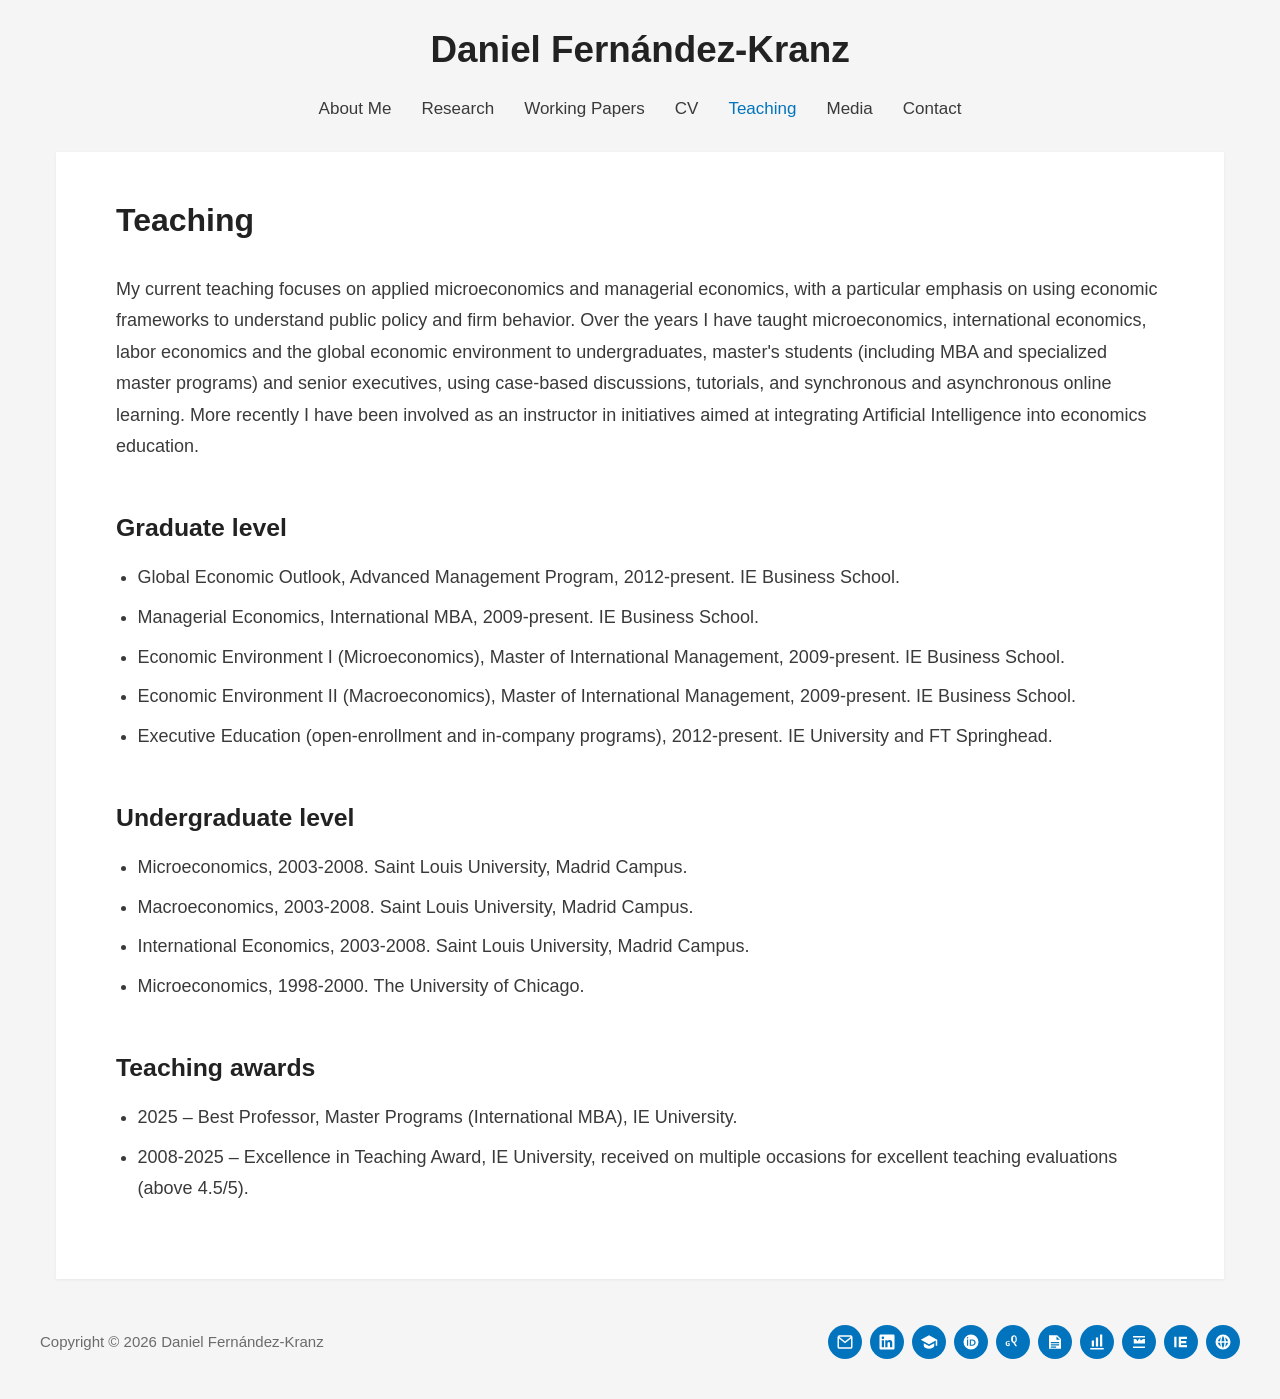
<file: docs/teaching.html>
<!DOCTYPE html>
<html lang="en">
<head>
<meta charset="utf-8">
<meta name="viewport" content="width=device-width, initial-scale=1">
<title>Teaching – Daniel Fernández-Kranz</title>
<meta name="description" content="Teaching of Daniel Fernández-Kranz at IE University (International MBA, Master of International Management, Advanced Management Program) and earlier at Saint Louis University and the University of Chicago.">
<link rel="canonical" href="https://danielfernandezkranz.com/teaching.html">
<meta property="og:type" content="website">
<meta property="og:title" content="Teaching – Daniel Fernández-Kranz">
<meta property="og:description" content="Teaching of Daniel Fernández-Kranz at IE University (International MBA, Master of International Management, Advanced Management Program) and earlier at Saint Louis University and the University of Chicago.">
<meta property="og:url" content="https://danielfernandezkranz.com/teaching.html">
<meta property="og:image" content="https://danielfernandezkranz.com/img/daniel-fernandez-kranz.jpg">
<link rel="icon" href="favicon.svg" type="image/svg+xml">
<link rel="preconnect" href="https://fonts.googleapis.com">
<link rel="preconnect" href="https://fonts.gstatic.com" crossorigin>
<link href="https://fonts.googleapis.com/css2?family=Poppins:wght@500;600;700&display=swap" rel="stylesheet">
<link rel="stylesheet" href="style.css?v=fc1197e7">

</head>
<body class="">
<a class="skip" href="#content">Skip to content</a>
<header class="site-header">
  <p class="site-title"><a href="index.html">Daniel Fernández-Kranz</a></p>
  <button class="nav-toggle" aria-expanded="false" aria-controls="main-menu" aria-label="Open menu">
    <span></span><span></span><span></span>
  </button>
  <nav class="main-nav" aria-label="Main Menu">
    <ul id="main-menu">
      <li><a href="index.html">About Me</a></li><li><a href="research.html">Research</a></li><li><a href="working-papers.html">Working Papers</a></li><li><a href="cv.html">CV</a></li><li class="current"><a href="teaching.html">Teaching</a></li><li><a href="media.html">Media</a></li><li><a href="contact.html">Contact</a></li>
    </ul>
  </nav>
</header>
<div class="container">
<main id="content">

<article>
  <h1 class="page-title">Teaching</h1>
  <p>My current teaching focuses on applied microeconomics and managerial economics, with a particular emphasis on using economic frameworks to understand public policy and firm behavior. Over the years I have taught microeconomics, international economics, labor economics and the global economic environment to undergraduates, master&#x27;s students (including MBA and specialized master programs) and senior executives, using case-based discussions, tutorials, and synchronous and asynchronous online learning. More recently I have been involved as an instructor in initiatives aimed at integrating Artificial Intelligence into economics education.</p>
  <h2>Graduate level</h2>
  <ul class="plain"><li>Global Economic Outlook, Advanced Management Program, 2012-present. IE Business School.</li><li>Managerial Economics, International MBA, 2009-present. IE Business School.</li><li>Economic Environment I (Microeconomics), Master of International Management, 2009-present. IE Business School.</li><li>Economic Environment II (Macroeconomics), Master of International Management, 2009-present. IE Business School.</li><li>Executive Education (open-enrollment and in-company programs), 2012-present. IE University and FT Springhead.</li></ul>
  <h2>Undergraduate level</h2>
  <ul class="plain"><li>Microeconomics, 2003-2008. Saint Louis University, Madrid Campus.</li><li>Macroeconomics, 2003-2008. Saint Louis University, Madrid Campus.</li><li>International Economics, 2003-2008. Saint Louis University, Madrid Campus.</li><li>Microeconomics, 1998-2000. The University of Chicago.</li></ul>
  <h2>Teaching awards</h2>
  <ul class="plain"><li>2025 – Best Professor, Master Programs (International MBA), IE University.</li><li>2008-2025 – Excellence in Teaching Award, IE University, received on multiple occasions for excellent teaching evaluations (above 4.5/5).</li></ul>
</article>

</main>
</div>
<footer class="site-footer">
  <div class="footer-inner">
    <div class="copyright">Copyright © 2026 <span>Daniel Fernández-Kranz</span></div>
    <ul class="social footer-social">
<li><a href="mailto:daniel.fernandez@ie.edu" aria-label="Email" title="Email"><span class="icon"><svg viewBox="0 0 24 24"><path d="M2 5.5A2.5 2.5 0 0 1 4.5 3h15A2.5 2.5 0 0 1 22 5.5v13a2.5 2.5 0 0 1-2.5 2.5h-15A2.5 2.5 0 0 1 2 18.5v-13zm2.3-.5 7.7 6.2L19.7 5H4.3zM20 7.4l-8 6.4-8-6.4v11.1c0 .3.2.5.5.5h15c.3 0 .5-.2.5-.5V7.4z"/></svg></span><span class="label">Email</span></a></li>
<li><a href="https://www.linkedin.com/in/daniel-fernandez-kranz" target="_blank" rel="noopener" aria-label="LinkedIn" title="LinkedIn"><span class="icon"><svg viewBox="0 0 24 24"><path d="M20.4 2H3.6A1.6 1.6 0 0 0 2 3.6v16.8A1.6 1.6 0 0 0 3.6 22h16.8a1.6 1.6 0 0 0 1.6-1.6V3.6A1.6 1.6 0 0 0 20.4 2zM8 19H5V9.5h3V19zM6.5 8.2a1.7 1.7 0 1 1 0-3.5 1.7 1.7 0 0 1 0 3.5zM19 19h-3v-4.6c0-1.1 0-2.5-1.5-2.5s-1.8 1.2-1.8 2.4V19h-3V9.5h2.9v1.3h.1a3.2 3.2 0 0 1 2.8-1.5c3 0 3.5 2 3.5 4.5V19z"/></svg></span><span class="label">LinkedIn</span></a></li>
<li><a href="https://scholar.google.co.uk/citations?user=xUuqxsMAAAAJ&amp;hl=en" target="_blank" rel="noopener" aria-label="Google Scholar" title="Google Scholar"><span class="icon"><svg viewBox="0 0 24 24"><path d="M12 3 1 9l11 6 9-4.9V17h2V9L12 3zm-7 10.6V17c0 2.2 3.1 4 7 4s7-1.8 7-4v-3.4l-7 3.8-7-3.8z"/></svg></span><span class="label">Google Scholar</span></a></li>
<li><a href="https://orcid.org/0000-0003-3886-7155" target="_blank" rel="noopener" aria-label="ORCID" title="ORCID"><span class="icon"><svg viewBox="0 0 24 24"><path d="M12 2a10 10 0 1 0 0 20 10 10 0 0 0 0-20zM8.2 17H6.7V8.6h1.5V17zm-.8-9.6a1 1 0 1 1 0-2 1 1 0 0 1 0 2zm3 1.2h3.3c3.1 0 4.5 2.2 4.5 4.2 0 2.2-1.7 4.2-4.5 4.2h-3.3V8.6zm1.5 1.4v5.6h1.7c2 0 2.9-1.4 2.9-2.8 0-1.4-.9-2.8-2.9-2.8h-1.7z"/></svg></span><span class="label">ORCID</span></a></li>
<li><a href="https://www.researchgate.net/profile/Daniel-Fernandez-Kranz" target="_blank" rel="noopener" aria-label="ResearchGate" title="ResearchGate"><span class="icon"><svg viewBox="0 0 24 24"><path d="M13.9 3c-1.6 0-2.7.4-3.4 1.2-.7.8-1 2-1 3.5v.9c0 1.5.3 2.6 1 3.4.5.6 1.2 1 2 1.2l2.7 4.6h2.2l-2.9-4.8c1.6-.5 2.5-1.8 2.5-3.9V7.7c0-1.5-.3-2.7-1-3.5-.7-.8-1.7-1.2-2.1-1.2zm-.1 1.7c.5 0 .9.2 1.2.6.3.4.4 1.1.4 2.2v1.4c0 1-.1 1.7-.4 2.1-.3.4-.7.6-1.3.6-.6 0-1-.2-1.3-.6-.3-.4-.4-1.1-.4-2.1V7.5c0-1.1.1-1.8.4-2.2.3-.4.8-.6 1.4-.6zM5.5 10.5c-1 0-1.8.3-2.4.8-.6.6-.9 1.3-.9 2.3v.8c0 1 .3 1.8.9 2.3.6.6 1.4.8 2.4.8.8 0 1.5-.2 2.1-.6v-3.4H5v1.3h1.1v1.4c-.2.1-.4.1-.6.1-.5 0-.9-.2-1.2-.5-.3-.3-.4-.8-.4-1.5v-.8c0-.7.1-1.2.4-1.5.3-.3.6-.5 1.2-.5.5 0 1 .2 1.4.6l.9-1c-.6-.6-1.4-.9-2.3-.9z"/></svg></span><span class="label">ResearchGate</span></a></li>
<li><a href="https://papers.ssrn.com/sol3/cf_dev/AbsByAuth.cfm?per_id=355074" target="_blank" rel="noopener" aria-label="SSRN" title="SSRN"><span class="icon"><svg viewBox="0 0 24 24"><path d="M4 3h11l5 5v13H4V3zm10 1.5V9h4.5L14 4.5zM6.5 12v1.5h11V12h-11zm0 3v1.5h11V15h-11zm0 3v1.5h7V18h-7z"/></svg></span><span class="label">SSRN</span></a></li>
<li><a href="https://www.iza.org/person/3464/daniel-fernandez-kranz" target="_blank" rel="noopener" aria-label="IZA" title="IZA"><span class="icon"><svg viewBox="0 0 24 24"><path d="M3 20h18v2H3v-2zM5 10h3v8H5v-8zm5.5-4h3v12h-3V6zM16 2h3v16h-3V2z"/></svg></span><span class="label">IZA</span></a></li>
<li><a href="https://ideas.repec.org/f/pfe501.html" target="_blank" rel="noopener" aria-label="RePEc / IDEAS" title="RePEc / IDEAS"><span class="icon"><svg viewBox="0 0 24 24"><path d="M4 4h16v2H4V4zm0 14h16v2H4v-2zm1-10h3l2 3 2.5-4 2 3 3-2h2.5v6H5V8z"/></svg></span><span class="label">RePEc / IDEAS</span></a></li>
<li><a href="https://www.ie.edu/school-politics-economics-global-affairs/" target="_blank" rel="noopener" aria-label="IE School of Politics, Economics &amp; Global Affairs" title="IE School of Politics, Economics &amp; Global Affairs"><span class="icon"><svg viewBox="0 0 24 24"><path d="M3 5h3v14H3V5zm6 0h11v3h-8v2.5h7v3h-7V16h8v3H9V5z"/></svg></span><span class="label">IE School of Politics, Economics &amp; Global Affairs</span></a></li>
<li><a href="https://ieerg.github.io/" target="_blank" rel="noopener" aria-label="IE Economics Research Group" title="IE Economics Research Group"><span class="icon"><svg viewBox="0 0 24 24"><path d="M12 2a10 10 0 1 0 0 20 10 10 0 0 0 0-20zm6.9 9h-3a15 15 0 0 0-1.3-5.4A8 8 0 0 1 18.9 11zM12 4c.9 1.2 1.7 3.6 1.9 7h-3.8c.2-3.4 1-5.8 1.9-7zm-2.6 1.6A15 15 0 0 0 8.1 11h-3a8 8 0 0 1 4.3-5.4zM5.1 13h3c.1 2 .6 3.9 1.3 5.4A8 8 0 0 1 5.1 13zm6.9 7c-.9-1.2-1.7-3.6-1.9-7h3.8c-.2 3.4-1 5.8-1.9 7zm2.6-1.6c.7-1.5 1.2-3.4 1.3-5.4h3a8 8 0 0 1-4.3 5.4z"/></svg></span><span class="label">IE Economics Research Group</span></a></li>
</ul>
  </div>
</footer>
<script>
(function(){
  var b=document.querySelector('.nav-toggle'),n=document.querySelector('.main-nav');
  if(b&&n){b.addEventListener('click',function(){var o=n.classList.toggle('open');b.setAttribute('aria-expanded',o?'true':'false');});}
})();
</script>
</body>
</html>
</file>
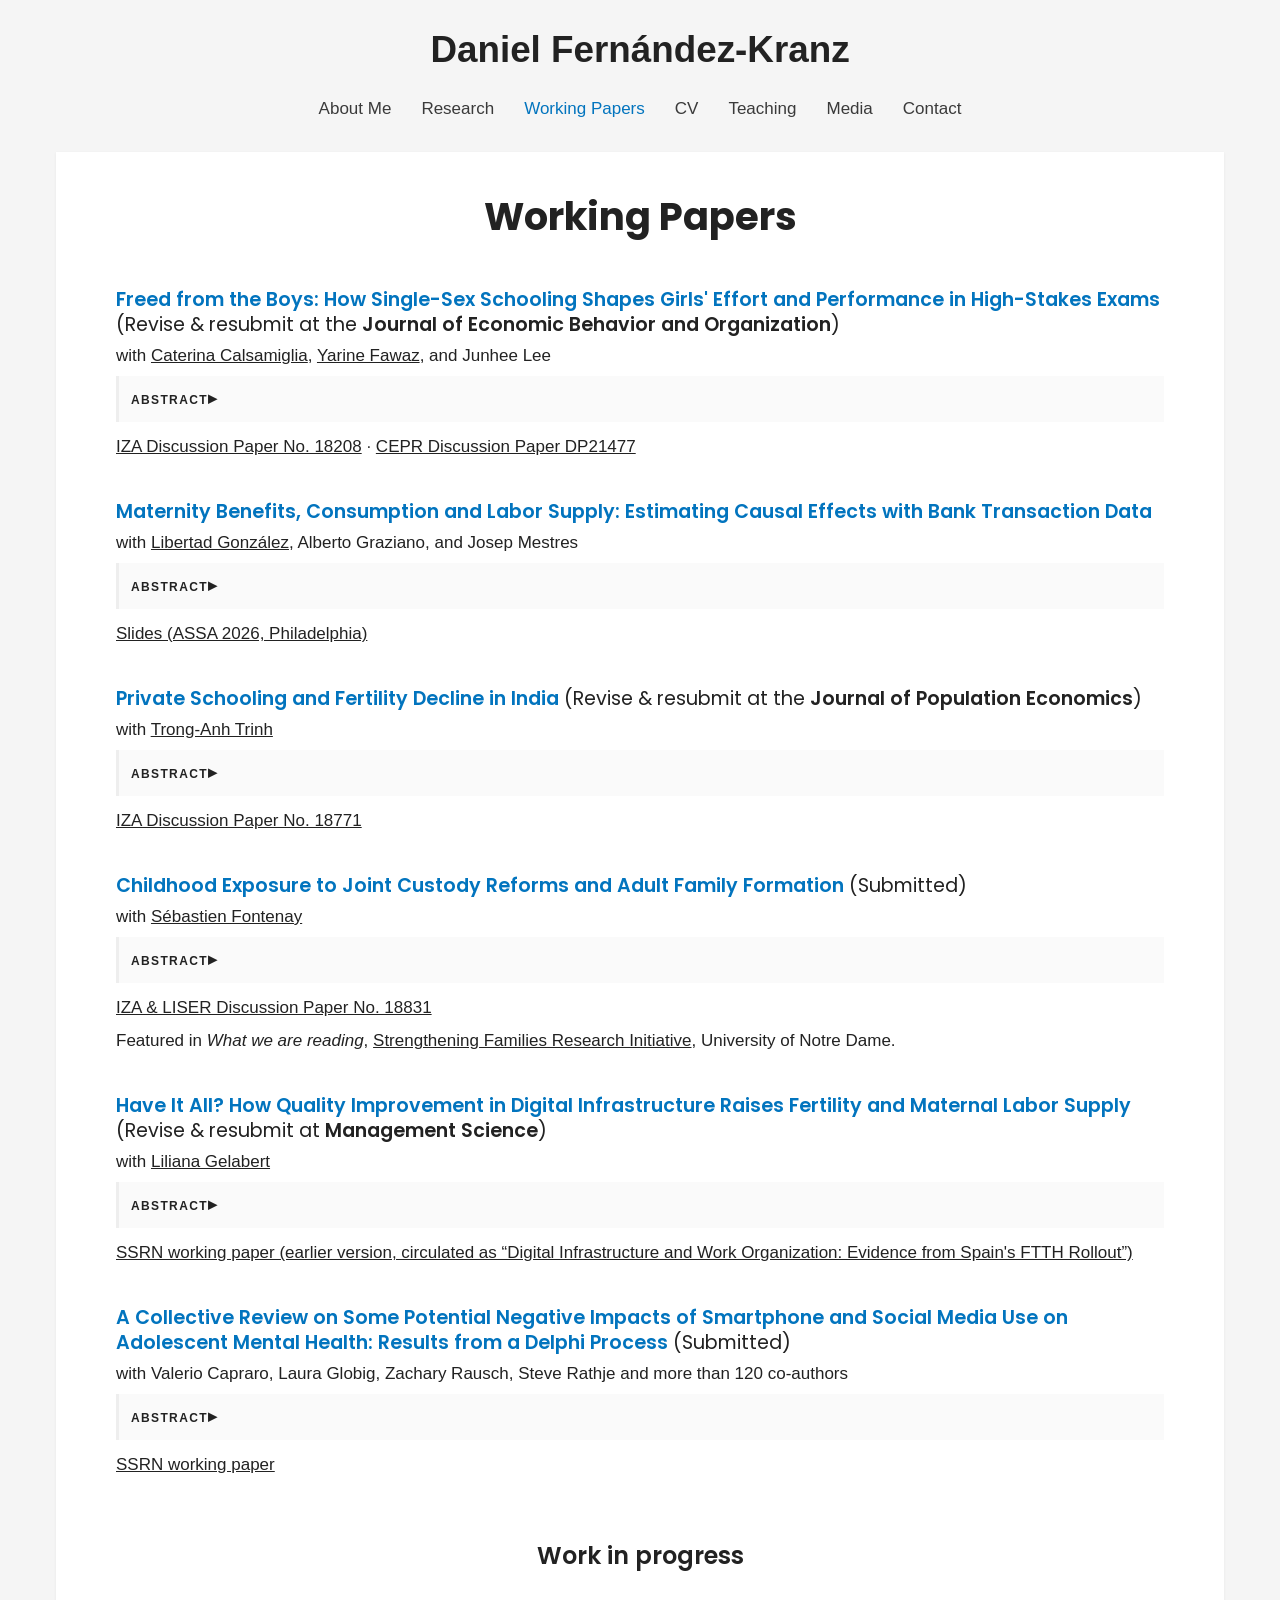
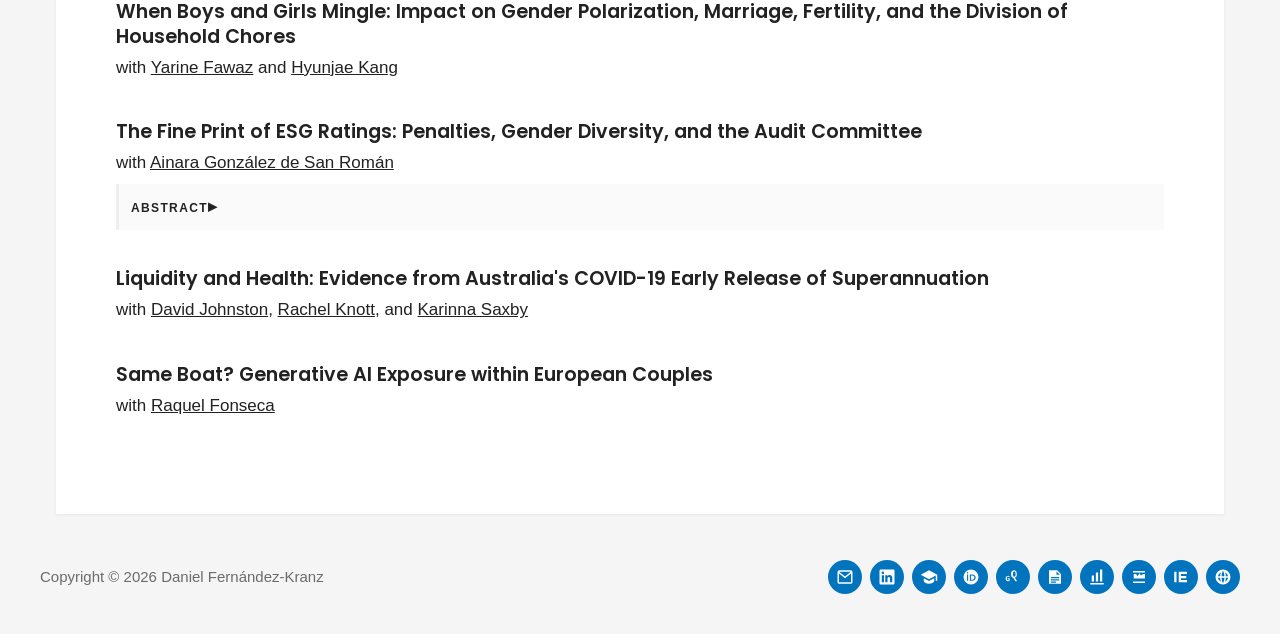
<file: docs/working-papers.html>
<!DOCTYPE html>
<html lang="en">
<head>
<meta charset="utf-8">
<meta name="viewport" content="width=device-width, initial-scale=1">
<title>Working Papers – Daniel Fernández-Kranz</title>
<meta name="description" content="Working papers of Daniel Fernández-Kranz, with abstracts: single-sex schooling, maternity benefits, joint custody reforms, private schooling and fertility in India, broadband and work organization.">
<link rel="canonical" href="https://danielfernandezkranz.com/working-papers.html">
<meta property="og:type" content="website">
<meta property="og:title" content="Working Papers – Daniel Fernández-Kranz">
<meta property="og:description" content="Working papers of Daniel Fernández-Kranz, with abstracts: single-sex schooling, maternity benefits, joint custody reforms, private schooling and fertility in India, broadband and work organization.">
<meta property="og:url" content="https://danielfernandezkranz.com/working-papers.html">
<meta property="og:image" content="https://danielfernandezkranz.com/img/daniel-fernandez-kranz.jpg">
<link rel="icon" href="favicon.svg" type="image/svg+xml">
<link rel="preconnect" href="https://fonts.googleapis.com">
<link rel="preconnect" href="https://fonts.gstatic.com" crossorigin>
<link href="https://fonts.googleapis.com/css2?family=Poppins:wght@500;600;700&display=swap" rel="stylesheet">
<link rel="stylesheet" href="style.css?v=fc1197e7">

</head>
<body class="wp-page">
<a class="skip" href="#content">Skip to content</a>
<header class="site-header">
  <p class="site-title"><a href="index.html">Daniel Fernández-Kranz</a></p>
  <button class="nav-toggle" aria-expanded="false" aria-controls="main-menu" aria-label="Open menu">
    <span></span><span></span><span></span>
  </button>
  <nav class="main-nav" aria-label="Main Menu">
    <ul id="main-menu">
      <li><a href="index.html">About Me</a></li><li><a href="research.html">Research</a></li><li class="current"><a href="working-papers.html">Working Papers</a></li><li><a href="cv.html">CV</a></li><li><a href="teaching.html">Teaching</a></li><li><a href="media.html">Media</a></li><li><a href="contact.html">Contact</a></li>
    </ul>
  </nav>
</header>
<div class="container">
<main id="content">

<article class="mf-research">
  <h1 class="mf-title">Working Papers</h1>
  <div class="mf-paper">
<h3><a href="https://www.iza.org/publications/dp/18208/freed-from-the-boys-how-single-sex-schooling-shapes-girls-effort-and-performance-in-high-stakes-exams" target="_blank" rel="noopener">Freed from the Boys: How Single-Sex Schooling Shapes Girls&#x27; Effort and Performance in High-Stakes Exams</a> <span class="wp-status">(Revise &amp; resubmit at the <strong>Journal of Economic Behavior and Organization</strong>)</span></h3>
<p class="wp-authors">with <a href="https://www.bsc.es/calsamiglia-caterina" target="_blank" rel="noopener">Caterina Calsamiglia</a>, <a href="https://www.cemfi.es/people/faculty/profile.asp?u=fawaz" target="_blank" rel="noopener">Yarine Fawaz</a>, and Junhee Lee</p>
<details class="abstract"><summary>abstract</summary><p>Prior research has found that boys often outperform girls in high-stakes math exams, raising the question of whether these gender differences under pressure stem from nature or nurture. This relative female disadvantage can influence access to selective university programs and subsequent career paths. Using administrative and survey data linked to a lottery-based school assignment system, we show that this disadvantage is reversed in single-sex schools: girls randomly assigned to SS schools devote more effort, outperform boys in high-stakes math exams, and have a higher likelihood of enrolling in university STEM degrees (excluding biology). These positive effects come at a cost to well-being in terms of higher stress and worse mental health. These effects are not driven by differences in teacher gender or school resources due to public versus private management. Our findings are consistent with theories emphasizing the social costs of norm violation: in single-sex schools, girls are freed from peer norms that may otherwise discourage overt academic ambition, allowing them to sustain higher effort in competitive and male-dominated domains.</p></details>
<p class="wp-links"><a href="https://www.iza.org/publications/dp/18208/freed-from-the-boys-how-single-sex-schooling-shapes-girls-effort-and-performance-in-high-stakes-exams" target="_blank" rel="noopener">IZA Discussion Paper No. 18208</a> · <a href="https://cepr.org/publications/dp21477" target="_blank" rel="noopener">CEPR Discussion Paper DP21477</a></p>
</div>
<div class="mf-paper">
<h3><a href="https://www.aeaweb.org/conference/2026/program/powerpoint/DEzH6z79" target="_blank" rel="noopener">Maternity Benefits, Consumption and Labor Supply: Estimating Causal Effects with Bank Transaction Data</a></h3>
<p class="wp-authors">with <a href="https://libertadgonzalez.com/" target="_blank" rel="noopener">Libertad González</a>, Alberto Graziano, and Josep Mestres</p>
<details class="abstract"><summary>abstract</summary><p>We study the effects of a large cash transfer to new mothers in the region of Madrid on women&#x27;s spending patterns and labor supply. We follow a regression discontinuity design where the running variable is the date of birth, given that mothers were only eligible for the subsidy for births starting in January 1 of 2022. We take advantage of rich and very granular transaction data from a large bank to trace out take-up as well as expenditure patterns and labor earnings. We find that women who were eligible for the large subsidy (500€ per month for more than two years) increased their total spending during the eligibility period, while their labor earnings did not decline. We also show marked spikes in expenditure in the dates immediately following benefit receipt. We conclude that the benefit increased consumption for women with liquidity constraints, without reducing their labor supply in the two years following childbirth.</p></details>
<p class="wp-links"><a href="https://www.aeaweb.org/conference/2026/program/powerpoint/DEzH6z79" target="_blank" rel="noopener">Slides (ASSA 2026, Philadelphia)</a></p>
</div>
<div class="mf-paper">
<h3><a href="https://www.iza.org/publications/dp/18771" target="_blank" rel="noopener">Private Schooling and Fertility Decline in India</a> <span class="wp-status">(Revise &amp; resubmit at the <strong>Journal of Population Economics</strong>)</span></h3>
<p class="wp-authors">with <a href="https://www.tronganhtrinh.com/" target="_blank" rel="noopener">Trong-Anh Trinh</a></p>
<details class="abstract"><summary>abstract</summary><p>India reached below-replacement fertility (TFR = 2.0) despite low income, persistent traditional gender norms, and declining female labour force participation. We study how the expansion of a decentralized, fee-based education market reshaped fertility decisions by increasing households&#x27; exposure to the cost of child quality. Because sons are more likely than daughters to be enrolled in private schools, this cost channel interacts with son preference to generate gender-differentiated fertility stopping behavior. We test predictions from a dynamic model of parity progression using survey data from NFHS (2015–21) merged with administrative district-level UDISE data on 37,251 women in 525 districts at the parity-2-to-3 margin. We find that households with only daughters are less responsive to local private-school prevalence than otherwise similar households with sons. This result is stable across subsamples, the exclusion of recent migrants, controls for modernization proxies, and controls for differential baseline-fertility trends. At the district level, private-school expansion is associated with lower parity progression, but this effect is sensitive to district-level confounding.</p></details>
<p class="wp-links"><a href="https://www.iza.org/publications/dp/18771" target="_blank" rel="noopener">IZA Discussion Paper No. 18771</a></p>
</div>
<div class="mf-paper">
<h3><a href="https://www.iza.org/publications/dp/18831" target="_blank" rel="noopener">Childhood Exposure to Joint Custody Reforms and Adult Family Formation</a> <span class="wp-status">(Submitted)</span></h3>
<p class="wp-authors">with <a href="https://sites.google.com/view/sebastien-fontenay/" target="_blank" rel="noopener">Sébastien Fontenay</a></p>
<details class="abstract"><summary>abstract</summary><p>Joint custody reforms are among the most consequential family-law changes for children, yet little is known about their long-term effects. Exploiting staggered adoption across US states and 13 million ACS observations, we show that childhood exposure reduces adult fertility by 7 percent, symmetrically for women and men and operates primarily through lower parenthood and couple formation. Effects are sub-additive within couples, while exposed individuals assortatively match. Our findings point to the formation of family preferences during childhood and align with a US fertility decline increasingly driven by rising childlessness and declining couple formation rather than smaller families among parents.</p></details>
<p class="wp-links"><a href="https://www.iza.org/publications/dp/18831" target="_blank" rel="noopener">IZA &amp; LISER Discussion Paper No. 18831</a></p>
<p class="wp-note">Featured in <em>What we are reading</em>, <a href="https://strengtheningfamilies.nd.edu/" target="_blank" rel="noopener">Strengthening Families Research Initiative</a>, University of Notre Dame.</p>
</div>
<div class="mf-paper">
<h3><a href="https://papers.ssrn.com/sol3/papers.cfm?abstract_id=6644231" target="_blank" rel="noopener">Have It All? How Quality Improvement in Digital Infrastructure Raises Fertility and Maternal Labor Supply</a> <span class="wp-status">(Revise &amp; resubmit at <strong>Management Science</strong>)</span></h3>
<p class="wp-authors">with <a href="https://www.ie.edu/university/about/faculty/liliana-gelabert-crespo/" target="_blank" rel="noopener">Liliana Gelabert</a></p>
<details class="abstract"><summary>abstract</summary><p>We study the causal effects of fiber-to-the-home (FTTH) broadband expansion in Spain on the organization of work and the allocation of time within households, exploiting the staggered rollout of FTTH across Spanish provinces over 2012–2023. A ten-percentage-point increase in FTTH penetration raises the female employment rate by 3.0 percentage points and increases weekly hours worked among women aged 30–49, with no significant effects for men or other age groups. FTTH also increases fertility and reduces inactivity due to care responsibilities. The effects are stronger in provinces with a higher pre-existing share of employment in occupations amenable to remote work and in the post-COVID period, suggesting that high-quality digital infrastructure can facilitate the reorganization of work in ways that relax work-family constraints.</p></details>
<p class="wp-links"><a href="https://papers.ssrn.com/sol3/papers.cfm?abstract_id=6644231" target="_blank" rel="noopener">SSRN working paper (earlier version, circulated as “Digital Infrastructure and Work Organization: Evidence from Spain&#x27;s FTTH Rollout”)</a></p>
</div>
<div class="mf-paper">
<h3><a href="https://papers.ssrn.com/sol3/papers.cfm?abstract_id=5256747" target="_blank" rel="noopener">A Collective Review on Some Potential Negative Impacts of Smartphone and Social Media Use on Adolescent Mental Health: Results from a Delphi Process</a> <span class="wp-status">(Submitted)</span></h3>
<p class="wp-authors">with Valerio Capraro, Laura Globig, Zachary Rausch, Steve Rathje and more than 120 co-authors</p>
<details class="abstract"><summary>abstract</summary><p>The literature on how smartphone and social media use affects adolescent mental health is highly fragmented. To synthesize the evidence, we convened over 120 researchers with diverse perspectives to evaluate 26 commonly cited claims using a Delphi process. A large majority agree that adolescent mental health has declined in several Western countries; that heavy smartphone and social media use can cause sleep problems; that such use correlates with attention problems and behavioural addiction; and that, among girls, social media use may be associated with body dissatisfaction, perfectionism, exposure to mental disorders, harassment and predation. Most other claims were judged to have insufficient evidence due to limited, inconsistent, or non-causal data. Researchers also raised broader concerns, including challenges in measuring mental health and establishing causality, geographic bias in existing evidence, and the need for policies that account for diverse risks and avoid unintended harms.</p></details>
<p class="wp-links"><a href="https://papers.ssrn.com/sol3/papers.cfm?abstract_id=5256747" target="_blank" rel="noopener">SSRN working paper</a></p>
</div>
  <h2 class="mf-subtitle">Work in progress</h2>
  <div class="mf-paper">
<h3>When Boys and Girls Mingle: Impact on Gender Polarization, Marriage, Fertility, and the Division of Household Chores</h3>
<p class="wp-authors">with <a href="https://www.cemfi.es/people/faculty/profile.asp?u=fawaz" target="_blank" rel="noopener">Yarine Fawaz</a> and <a href="https://www.kier.kyoto-u.ac.jp/en/faculty/5432/" target="_blank" rel="noopener">Hyunjae Kang</a></p>
</div>
<div class="mf-paper">
<h3>The Fine Print of ESG Ratings: Penalties, Gender Diversity, and the Audit Committee</h3>
<p class="wp-authors">with <a href="https://www.ie.edu/school-politics-economics-global-affairs/faculty/ainara-gonzalez-de-san-roman/" target="_blank" rel="noopener">Ainara González de San Román</a></p>
<details class="abstract"><summary>abstract</summary><p>Do the governance structures overseeing corporate disclosure make ESG ratings reflect firms’ conduct, or help mask it? Studying S&amp;P 500 firms from 2010 to 2023, we assess ESG ratings against regulatory penalties recorded outside the ratings industry by the Violation Tracker. Using a firm fixed-effects interaction model, we find that ESG ratings are largely decoupled from realized misconduct when female board representation is low, but respond more strongly to large penalties as female representation rises; in a staggered difference-in-differences event study, the overall ESG score of gender-diverse boards is about six points lower three years after a large penalty. The moderation is concentrated in the Environmental pillar, where board composition is not itself a rating input. We find no evidence that it reflects diverse boards committing less misconduct or appointing women after sanctions. Board gender diversity thus shapes how faithfully ESG ratings reflect realized misconduct, not the underlying conduct. The channel is disclosure oversight rather than environmental expertise: the moderation is carried by women on the audit committee—especially designated financial experts—and is absent both for women on ESG committees and for male financial experts. The environmental result is robust to firm or industry fixed effects, alternative penalty definitions, and multiple-hypothesis correction; the overall-ESG result also replicates on a second rating provider.</p></details>
</div>
<div class="mf-paper">
<h3>Liquidity and Health: Evidence from Australia&#x27;s COVID-19 Early Release of Superannuation</h3>
<p class="wp-authors">with <a href="https://research.monash.edu/en/persons/david-johnston" target="_blank" rel="noopener">David Johnston</a>, <a href="https://research.monash.edu/en/persons/rachel-knott" target="_blank" rel="noopener">Rachel Knott</a>, and <a href="https://melbourneinstitute.unimelb.edu.au/staff/research/staff-listings/karinna-saxby" target="_blank" rel="noopener">Karinna Saxby</a></p>
</div>
<div class="mf-paper">
<h3>Same Boat? Generative AI Exposure within European Couples</h3>
<p class="wp-authors">with <a href="https://raquelfonseca.netlify.app/" target="_blank" rel="noopener">Raquel Fonseca</a></p>
</div>
</article>

</main>
</div>
<footer class="site-footer">
  <div class="footer-inner">
    <div class="copyright">Copyright © 2026 <span>Daniel Fernández-Kranz</span></div>
    <ul class="social footer-social">
<li><a href="mailto:daniel.fernandez@ie.edu" aria-label="Email" title="Email"><span class="icon"><svg viewBox="0 0 24 24"><path d="M2 5.5A2.5 2.5 0 0 1 4.5 3h15A2.5 2.5 0 0 1 22 5.5v13a2.5 2.5 0 0 1-2.5 2.5h-15A2.5 2.5 0 0 1 2 18.5v-13zm2.3-.5 7.7 6.2L19.7 5H4.3zM20 7.4l-8 6.4-8-6.4v11.1c0 .3.2.5.5.5h15c.3 0 .5-.2.5-.5V7.4z"/></svg></span><span class="label">Email</span></a></li>
<li><a href="https://www.linkedin.com/in/daniel-fernandez-kranz" target="_blank" rel="noopener" aria-label="LinkedIn" title="LinkedIn"><span class="icon"><svg viewBox="0 0 24 24"><path d="M20.4 2H3.6A1.6 1.6 0 0 0 2 3.6v16.8A1.6 1.6 0 0 0 3.6 22h16.8a1.6 1.6 0 0 0 1.6-1.6V3.6A1.6 1.6 0 0 0 20.4 2zM8 19H5V9.5h3V19zM6.5 8.2a1.7 1.7 0 1 1 0-3.5 1.7 1.7 0 0 1 0 3.5zM19 19h-3v-4.6c0-1.1 0-2.5-1.5-2.5s-1.8 1.2-1.8 2.4V19h-3V9.5h2.9v1.3h.1a3.2 3.2 0 0 1 2.8-1.5c3 0 3.5 2 3.5 4.5V19z"/></svg></span><span class="label">LinkedIn</span></a></li>
<li><a href="https://scholar.google.co.uk/citations?user=xUuqxsMAAAAJ&amp;hl=en" target="_blank" rel="noopener" aria-label="Google Scholar" title="Google Scholar"><span class="icon"><svg viewBox="0 0 24 24"><path d="M12 3 1 9l11 6 9-4.9V17h2V9L12 3zm-7 10.6V17c0 2.2 3.1 4 7 4s7-1.8 7-4v-3.4l-7 3.8-7-3.8z"/></svg></span><span class="label">Google Scholar</span></a></li>
<li><a href="https://orcid.org/0000-0003-3886-7155" target="_blank" rel="noopener" aria-label="ORCID" title="ORCID"><span class="icon"><svg viewBox="0 0 24 24"><path d="M12 2a10 10 0 1 0 0 20 10 10 0 0 0 0-20zM8.2 17H6.7V8.6h1.5V17zm-.8-9.6a1 1 0 1 1 0-2 1 1 0 0 1 0 2zm3 1.2h3.3c3.1 0 4.5 2.2 4.5 4.2 0 2.2-1.7 4.2-4.5 4.2h-3.3V8.6zm1.5 1.4v5.6h1.7c2 0 2.9-1.4 2.9-2.8 0-1.4-.9-2.8-2.9-2.8h-1.7z"/></svg></span><span class="label">ORCID</span></a></li>
<li><a href="https://www.researchgate.net/profile/Daniel-Fernandez-Kranz" target="_blank" rel="noopener" aria-label="ResearchGate" title="ResearchGate"><span class="icon"><svg viewBox="0 0 24 24"><path d="M13.9 3c-1.6 0-2.7.4-3.4 1.2-.7.8-1 2-1 3.5v.9c0 1.5.3 2.6 1 3.4.5.6 1.2 1 2 1.2l2.7 4.6h2.2l-2.9-4.8c1.6-.5 2.5-1.8 2.5-3.9V7.7c0-1.5-.3-2.7-1-3.5-.7-.8-1.7-1.2-2.1-1.2zm-.1 1.7c.5 0 .9.2 1.2.6.3.4.4 1.1.4 2.2v1.4c0 1-.1 1.7-.4 2.1-.3.4-.7.6-1.3.6-.6 0-1-.2-1.3-.6-.3-.4-.4-1.1-.4-2.1V7.5c0-1.1.1-1.8.4-2.2.3-.4.8-.6 1.4-.6zM5.5 10.5c-1 0-1.8.3-2.4.8-.6.6-.9 1.3-.9 2.3v.8c0 1 .3 1.8.9 2.3.6.6 1.4.8 2.4.8.8 0 1.5-.2 2.1-.6v-3.4H5v1.3h1.1v1.4c-.2.1-.4.1-.6.1-.5 0-.9-.2-1.2-.5-.3-.3-.4-.8-.4-1.5v-.8c0-.7.1-1.2.4-1.5.3-.3.6-.5 1.2-.5.5 0 1 .2 1.4.6l.9-1c-.6-.6-1.4-.9-2.3-.9z"/></svg></span><span class="label">ResearchGate</span></a></li>
<li><a href="https://papers.ssrn.com/sol3/cf_dev/AbsByAuth.cfm?per_id=355074" target="_blank" rel="noopener" aria-label="SSRN" title="SSRN"><span class="icon"><svg viewBox="0 0 24 24"><path d="M4 3h11l5 5v13H4V3zm10 1.5V9h4.5L14 4.5zM6.5 12v1.5h11V12h-11zm0 3v1.5h11V15h-11zm0 3v1.5h7V18h-7z"/></svg></span><span class="label">SSRN</span></a></li>
<li><a href="https://www.iza.org/person/3464/daniel-fernandez-kranz" target="_blank" rel="noopener" aria-label="IZA" title="IZA"><span class="icon"><svg viewBox="0 0 24 24"><path d="M3 20h18v2H3v-2zM5 10h3v8H5v-8zm5.5-4h3v12h-3V6zM16 2h3v16h-3V2z"/></svg></span><span class="label">IZA</span></a></li>
<li><a href="https://ideas.repec.org/f/pfe501.html" target="_blank" rel="noopener" aria-label="RePEc / IDEAS" title="RePEc / IDEAS"><span class="icon"><svg viewBox="0 0 24 24"><path d="M4 4h16v2H4V4zm0 14h16v2H4v-2zm1-10h3l2 3 2.5-4 2 3 3-2h2.5v6H5V8z"/></svg></span><span class="label">RePEc / IDEAS</span></a></li>
<li><a href="https://www.ie.edu/school-politics-economics-global-affairs/" target="_blank" rel="noopener" aria-label="IE School of Politics, Economics &amp; Global Affairs" title="IE School of Politics, Economics &amp; Global Affairs"><span class="icon"><svg viewBox="0 0 24 24"><path d="M3 5h3v14H3V5zm6 0h11v3h-8v2.5h7v3h-7V16h8v3H9V5z"/></svg></span><span class="label">IE School of Politics, Economics &amp; Global Affairs</span></a></li>
<li><a href="https://ieerg.github.io/" target="_blank" rel="noopener" aria-label="IE Economics Research Group" title="IE Economics Research Group"><span class="icon"><svg viewBox="0 0 24 24"><path d="M12 2a10 10 0 1 0 0 20 10 10 0 0 0 0-20zm6.9 9h-3a15 15 0 0 0-1.3-5.4A8 8 0 0 1 18.9 11zM12 4c.9 1.2 1.7 3.6 1.9 7h-3.8c.2-3.4 1-5.8 1.9-7zm-2.6 1.6A15 15 0 0 0 8.1 11h-3a8 8 0 0 1 4.3-5.4zM5.1 13h3c.1 2 .6 3.9 1.3 5.4A8 8 0 0 1 5.1 13zm6.9 7c-.9-1.2-1.7-3.6-1.9-7h3.8c-.2 3.4-1 5.8-1.9 7zm2.6-1.6c.7-1.5 1.2-3.4 1.3-5.4h3a8 8 0 0 1-4.3 5.4z"/></svg></span><span class="label">IE Economics Research Group</span></a></li>
</ul>
  </div>
</footer>
<script>
(function(){
  var b=document.querySelector('.nav-toggle'),n=document.querySelector('.main-nav');
  if(b&&n){b.addEventListener('click',function(){var o=n.classList.toggle('open');b.setAttribute('aria-expanded',o?'true':'false');});}
})();
</script>
</body>
</html>
</file>
<file: docs/style.css>
/* Personal web site of Daniel Fernández-Kranz.
   Layout modelled on libertadgonzalez.com (Astra theme): centered site title,
   centered horizontal menu, light grey page background, white boxed content,
   small footer with circular social icons. The Working Papers page follows the
   accordion format of mattiafracchia.com/research. */

:root {
  --bg: #f5f5f5;
  --card: #ffffff;
  --text: #3a3a3a;
  --heading: #222222;
  --muted: #6b6b6b;
  --link: #0274be;
  --link-hover: #3a3a3a;
  --border: #e6e6e6;
  --news: #d0021b;
  --font: -apple-system, BlinkMacSystemFont, "Segoe UI", Roboto, Oxygen-Sans, Ubuntu, Cantarell, "Helvetica Neue", Arial, sans-serif;
  --font-wp: "Poppins", var(--font);
}

* { box-sizing: border-box; }
html { -webkit-text-size-adjust: 100%; }
body {
  margin: 0;
  background: var(--bg);
  color: var(--text);
  font-family: var(--font);
  font-size: 18px;
  line-height: 1.75;
}
a { color: var(--link); text-decoration: none; }
a:hover, a:focus { color: var(--link-hover); text-decoration: underline; }
img { max-width: 100%; height: auto; display: block; }
h1, h2, h3, h4, h5, h6 { color: var(--heading); line-height: 1.3; margin: 0 0 .6em; font-weight: 600; }
h1 { font-size: 2.2rem; }
h2 { font-size: 1.55rem; margin-top: 2em; }
h3 { font-size: 1.2rem; }
h6 { font-size: 1.05rem; margin-bottom: .3em; }
p { margin: 0 0 1.2em; }
.skip { position: absolute; left: -999px; top: 0; }
.skip:focus { left: 8px; background: #fff; padding: 6px 10px; z-index: 50; }

/* ---------- header ---------- */
.site-header {
  text-align: center;
  padding: 28px 16px 0;
  position: relative;
}
.site-title {
  margin: 0;
  font-size: 2.3rem;
  font-weight: 600;
  line-height: 1.2;
}
.site-title a { color: var(--heading); }
.site-title a:hover { color: var(--heading); text-decoration: none; }
.main-nav { margin-top: 14px; }
.main-nav ul { list-style: none; margin: 0; padding: 0; display: flex; flex-wrap: wrap; justify-content: center; gap: 0 2px; }
.main-nav li a { display: inline-block; padding: 8px 14px; color: var(--text); font-size: 17px; }
.main-nav li a:hover { color: var(--link); text-decoration: none; }
.main-nav li.current a { color: var(--link); }
.nav-toggle { display: none; }

/* ---------- content box ---------- */
.container {
  max-width: 1200px;
  margin: 20px auto 0;
  padding: 0 16px;
}
main {
  background: var(--card);
  padding: 48px 60px 56px;
  box-shadow: 0 1px 3px rgba(0,0,0,.06);
}
.page-title { font-size: 2rem; margin-bottom: 1em; }
.lead { font-size: 1.05rem; }
.button {
  display: inline-block;
  background: var(--link);
  color: #fff !important;
  padding: 9px 20px;
  border-radius: 3px;
  font-size: 14px;
  font-weight: 600;
  letter-spacing: .02em;
}
.button:hover { background: var(--link-hover); text-decoration: none; }
ul.plain { padding-left: 1.2em; }
ul.plain li { margin-bottom: .45em; }

/* ---------- about page ---------- */
.about h2 { font-size: 2rem; margin-top: 0; }
.about-grid { display: grid; grid-template-columns: minmax(0, 1fr) 340px; gap: 48px; align-items: start; }
.about-text p { font-size: 18px; }
.news-label { color: var(--news); font-weight: 700; margin-top: 1.6em; margin-bottom: .4em; }
ul.news { list-style: none; margin: 0; padding: 0; }
ul.news li { font-size: 18px; margin-bottom: 1em; padding-left: 0; }
.news-date { display: block; font-size: 14px; text-transform: uppercase; letter-spacing: .06em; color: var(--muted); }
.about-photo img { width: 100%; }
.contact-card { margin-top: 20px; font-size: 16.5px; }
.contact-card p { margin-bottom: .4em; }
.contact-card .button { margin-top: 10px; }

/* ---------- research page ---------- */
.pub { margin-bottom: 1.1em; }
.pub p { margin-bottom: .25em; }
.pub .journal { font-weight: 600; color: var(--heading); }
.pub .doi { font-size: 16px; color: var(--muted); word-break: break-all; }
.pub-extra { font-size: 17px; color: var(--muted); margin-left: 1.2em; }
.other-pubs { padding-left: 1.2em; }
.other-pubs li { margin-bottom: .7em; font-size: 18px; }

/* ---------- working papers page (format of mattiafracchia.com/research) ---------- */
.wp-page main { padding-top: 40px; }
.mf-title {
  font-family: var(--font-wp);
  font-weight: 700;
  font-size: 2.4rem;
  text-align: center;
  color: var(--heading);
  margin-bottom: 1.2em;
}
.mf-subtitle {
  font-family: var(--font-wp);
  font-weight: 600;
  font-size: 1.5rem;
  text-align: center;
  color: var(--heading);
  margin: 2.5em 0 1.2em;
}
.mf-paper { margin-bottom: 2.1em; }
.mf-paper h3 {
  font-family: var(--font-wp);
  font-weight: 600;
  font-size: 1.2rem;
  color: var(--heading);
  margin-bottom: .15em;
}
.mf-paper h3 a { color: var(--link); }
.mf-paper h3 a:hover { color: var(--link-hover); text-decoration: underline; }
.wp-status { font-weight: 400; color: var(--heading); }
.wp-status strong { font-weight: 600; color: var(--heading); }
.wp-authors { font-size: 17px; color: var(--heading); margin-bottom: .35em; }
.wp-authors a { color: var(--heading); text-decoration: underline; }
.mf-paper details.abstract {
  margin-top: .35rem;
  border-left: 3px solid #eee;
  padding: .5rem .75rem;
  background: #fafafa;
}
.mf-paper details.abstract[open] { background: #f5f5f5; }
.mf-paper details.abstract > summary {
  list-style: none; cursor: pointer; outline: none;
  text-transform: lowercase; font-variant: small-caps; letter-spacing: .08em;
  color: var(--heading); font-weight: 600; user-select: none; font-size: 17px;
}
.mf-paper details.abstract > summary::-webkit-details-marker { display: none; }
.mf-paper details.abstract > summary::after { content: " \25B8"; transition: transform .15s ease; display: inline-block; }
.mf-paper details.abstract[open] > summary::after { transform: rotate(90deg); }
.mf-paper details.abstract p { margin: .5rem 0 0; font-size: 18px; line-height: 1.7; color: var(--heading); }
.mf-paper details.abstract > summary:focus { box-shadow: 0 0 0 2px #cce; border-radius: 4px; }
.wp-links { margin: .6em 0 .2em; font-size: 17px; }
.wp-links a { color: var(--heading); text-decoration: underline; }
.wp-note { font-size: 17px; color: var(--heading); margin: 0; }
.wp-note a { color: var(--heading); text-decoration: underline; }

/* ---------- cv page ---------- */
.cv-table { width: 100%; border-collapse: collapse; margin-bottom: 1.2em; font-size: 17.5px; }
.cv-table td { padding: 5px 0; vertical-align: top; border-bottom: 1px solid var(--border); }
.cv-table td.cv-date { text-align: right; white-space: nowrap; padding-left: 20px; color: var(--muted); width: 1%; }
.cv-text { font-size: 17.5px; font-style: italic; }
.pdf-embed { margin-top: 1em; border: 1px solid var(--border); }
.pdf-embed iframe { width: 100%; height: 900px; border: 0; }

/* ---------- media page ---------- */
.media-item { margin-bottom: 1.4em; padding-bottom: 1em; border-bottom: 1px solid var(--border); }
.media-item:last-child { border-bottom: 0; }
.media-meta { margin-bottom: .1em; font-size: 16px; }
.media-date { color: var(--muted); text-transform: uppercase; letter-spacing: .05em; font-size: 14px; }
.media-title { margin-bottom: .2em; font-size: 1.05em; }
.media-paper { margin: 0; font-size: 16px; color: var(--muted); }

/* ---------- contact page ---------- */
.contact-grid { display: grid; grid-template-columns: 1fr 1fr; gap: 40px; }
ul.social.contact-social { flex-direction: column; align-items: flex-start; gap: 8px; }
ul.social.contact-social li a { display: inline-flex; align-items: center; gap: 10px; color: var(--text); }
ul.social.contact-social li a:hover { color: var(--link); text-decoration: none; }
ul.social.contact-social .label { position: static; width: auto; height: auto; overflow: visible; clip: auto; }

/* ---------- social icons ---------- */
ul.social { list-style: none; margin: 0; padding: 0; display: flex; flex-wrap: wrap; gap: 8px; align-items: center; }
ul.social .icon { display: inline-flex; width: 34px; height: 34px; border-radius: 50%; background: var(--link); align-items: center; justify-content: center; transition: background .15s; }
ul.social .icon svg { width: 18px; height: 18px; fill: #fff; }
ul.social a:hover .icon { background: var(--link-hover); }
ul.social .label { position: absolute; width: 1px; height: 1px; overflow: hidden; clip: rect(0 0 0 0); }

/* ---------- footer ---------- */
.site-footer { margin-top: 20px; padding: 26px 16px 40px; }
.footer-inner { max-width: 1200px; margin: 0 auto; display: flex; justify-content: space-between; align-items: center; gap: 20px; font-size: 15px; color: var(--muted); flex-wrap: wrap; }
.footer-social { justify-content: flex-end; }

/* ---------- responsive ---------- */
@media (max-width: 920px) {
  main { padding: 32px 28px 40px; }
  .about-grid { grid-template-columns: minmax(0, 1fr) 280px; gap: 32px; }
}
@media (max-width: 720px) {
  .site-header { padding-top: 20px; }
  .site-title { font-size: 1.7rem; }
  .nav-toggle {
    display: inline-block; background: none; border: 1px solid #ccc; border-radius: 4px;
    padding: 8px 10px; margin-top: 12px; cursor: pointer;
  }
  .nav-toggle span { display: block; width: 20px; height: 2px; background: var(--text); margin: 4px 0; }
  .main-nav { display: none; margin-top: 8px; }
  .main-nav.open { display: block; }
  .main-nav ul { flex-direction: column; }
  .main-nav li a { display: block; padding: 10px 0; border-top: 1px solid var(--border); }
  .container { padding: 0 12px; }
  main { padding: 24px 16px 32px; }
  .about-grid, .contact-grid { grid-template-columns: 1fr; }
  .about-photo { order: -1; max-width: 320px; }
  .page-title, .about h2 { font-size: 1.6rem; }
  .mf-title { font-size: 1.8rem; }
  .pdf-embed iframe { height: 600px; }
  .footer-inner { justify-content: center; text-align: center; }
  .footer-social { justify-content: center; }
}
</file>
